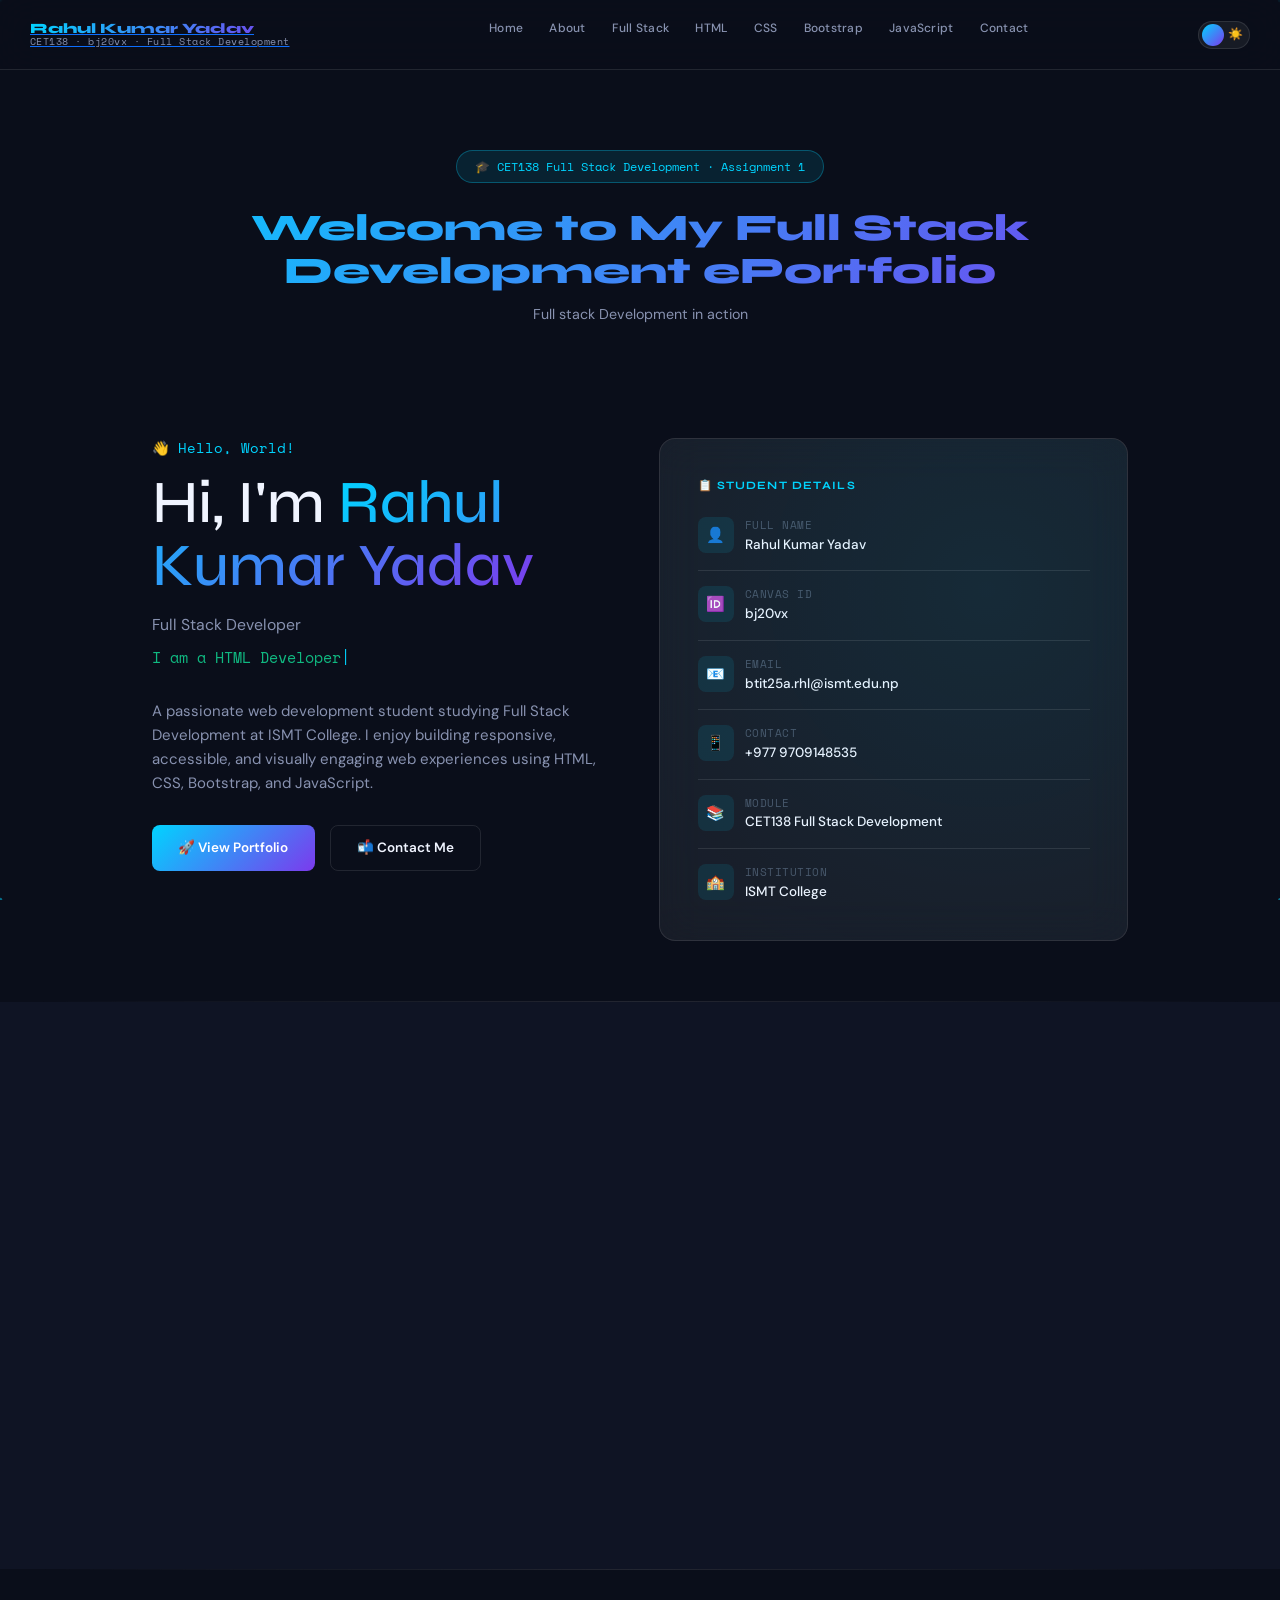
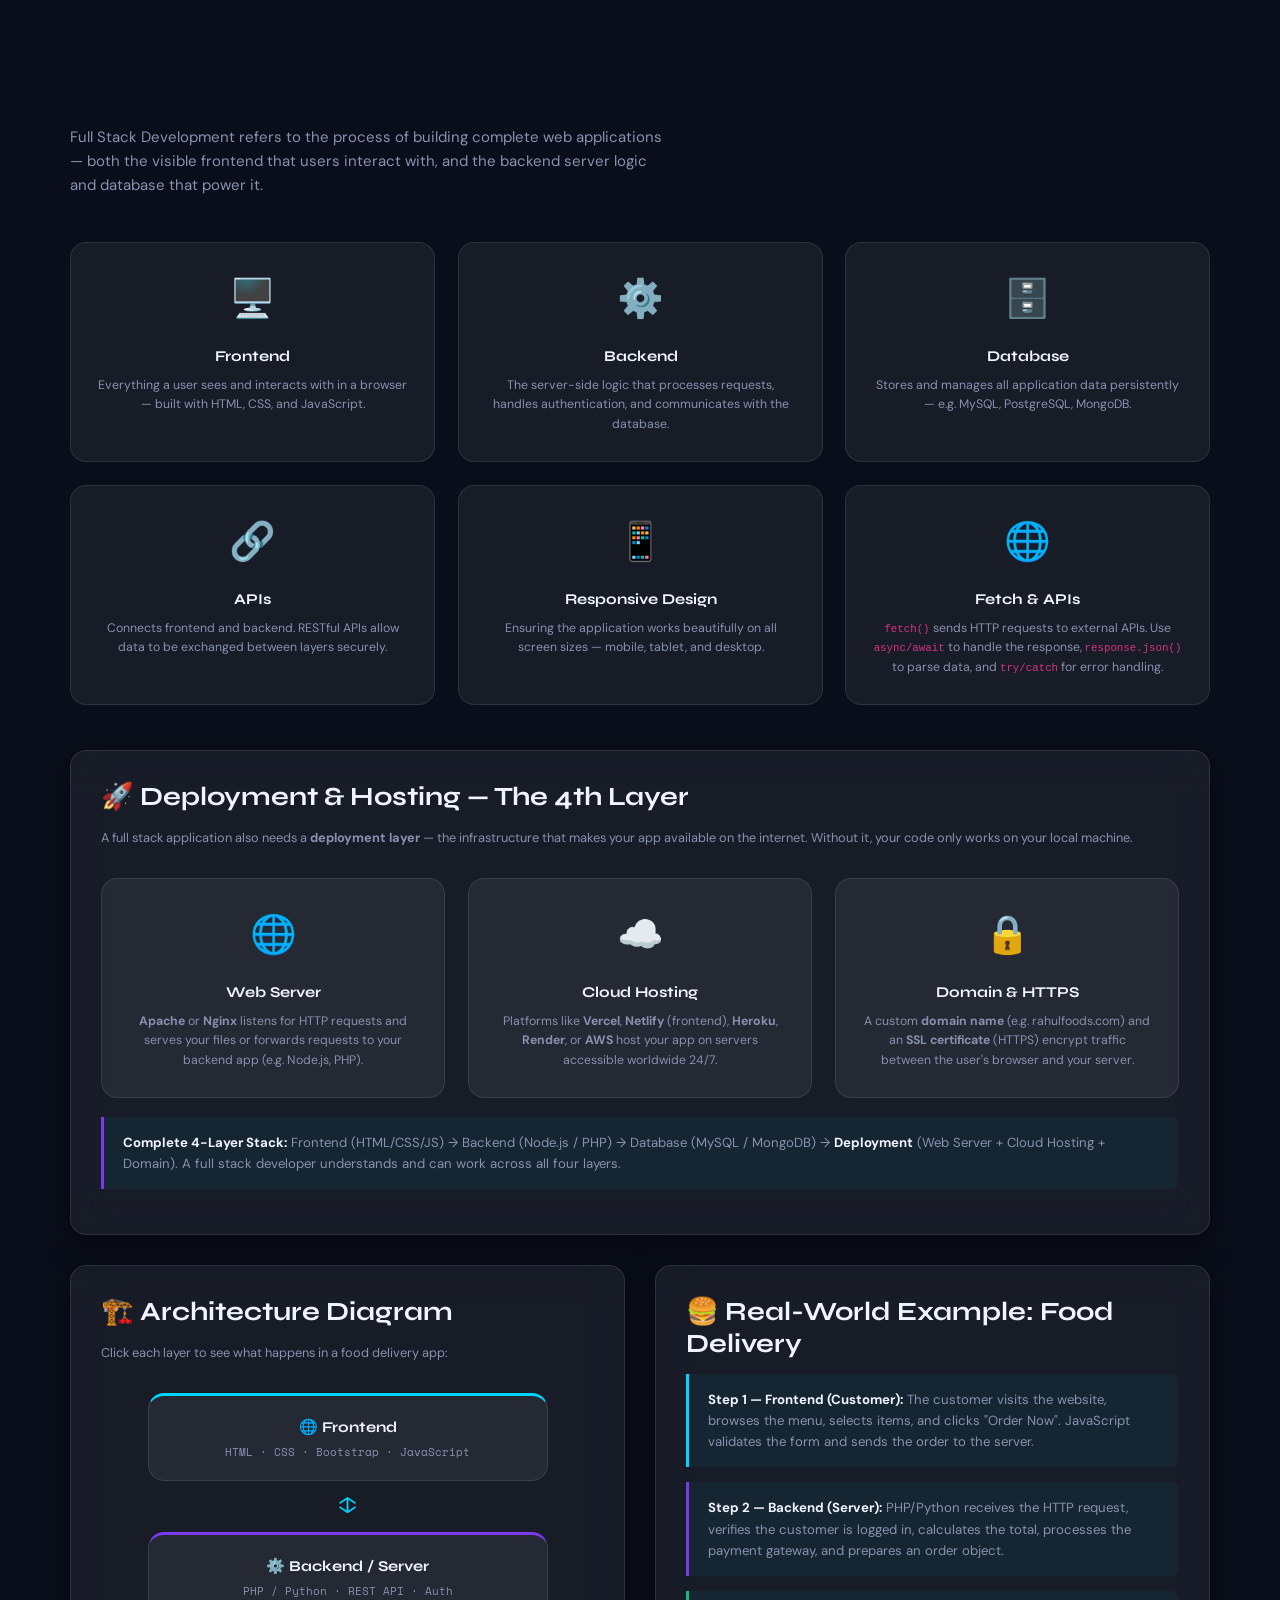
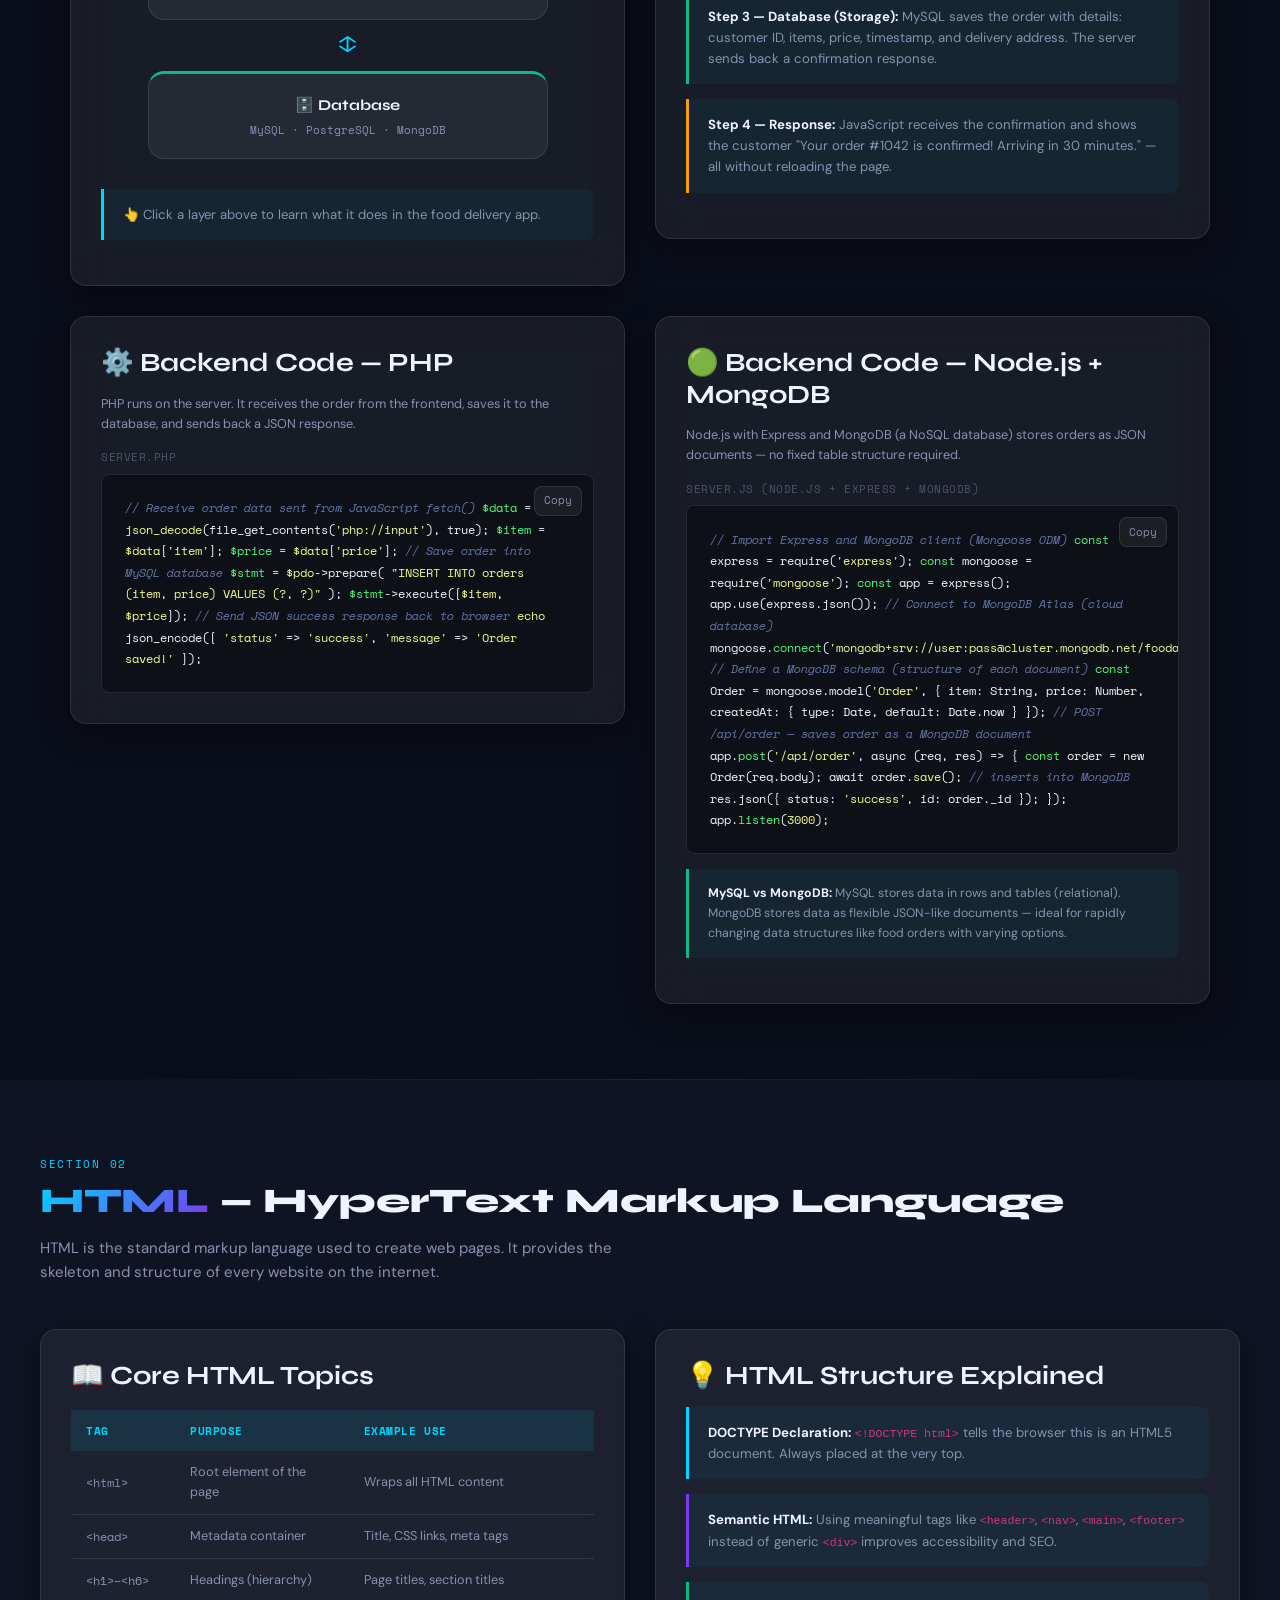
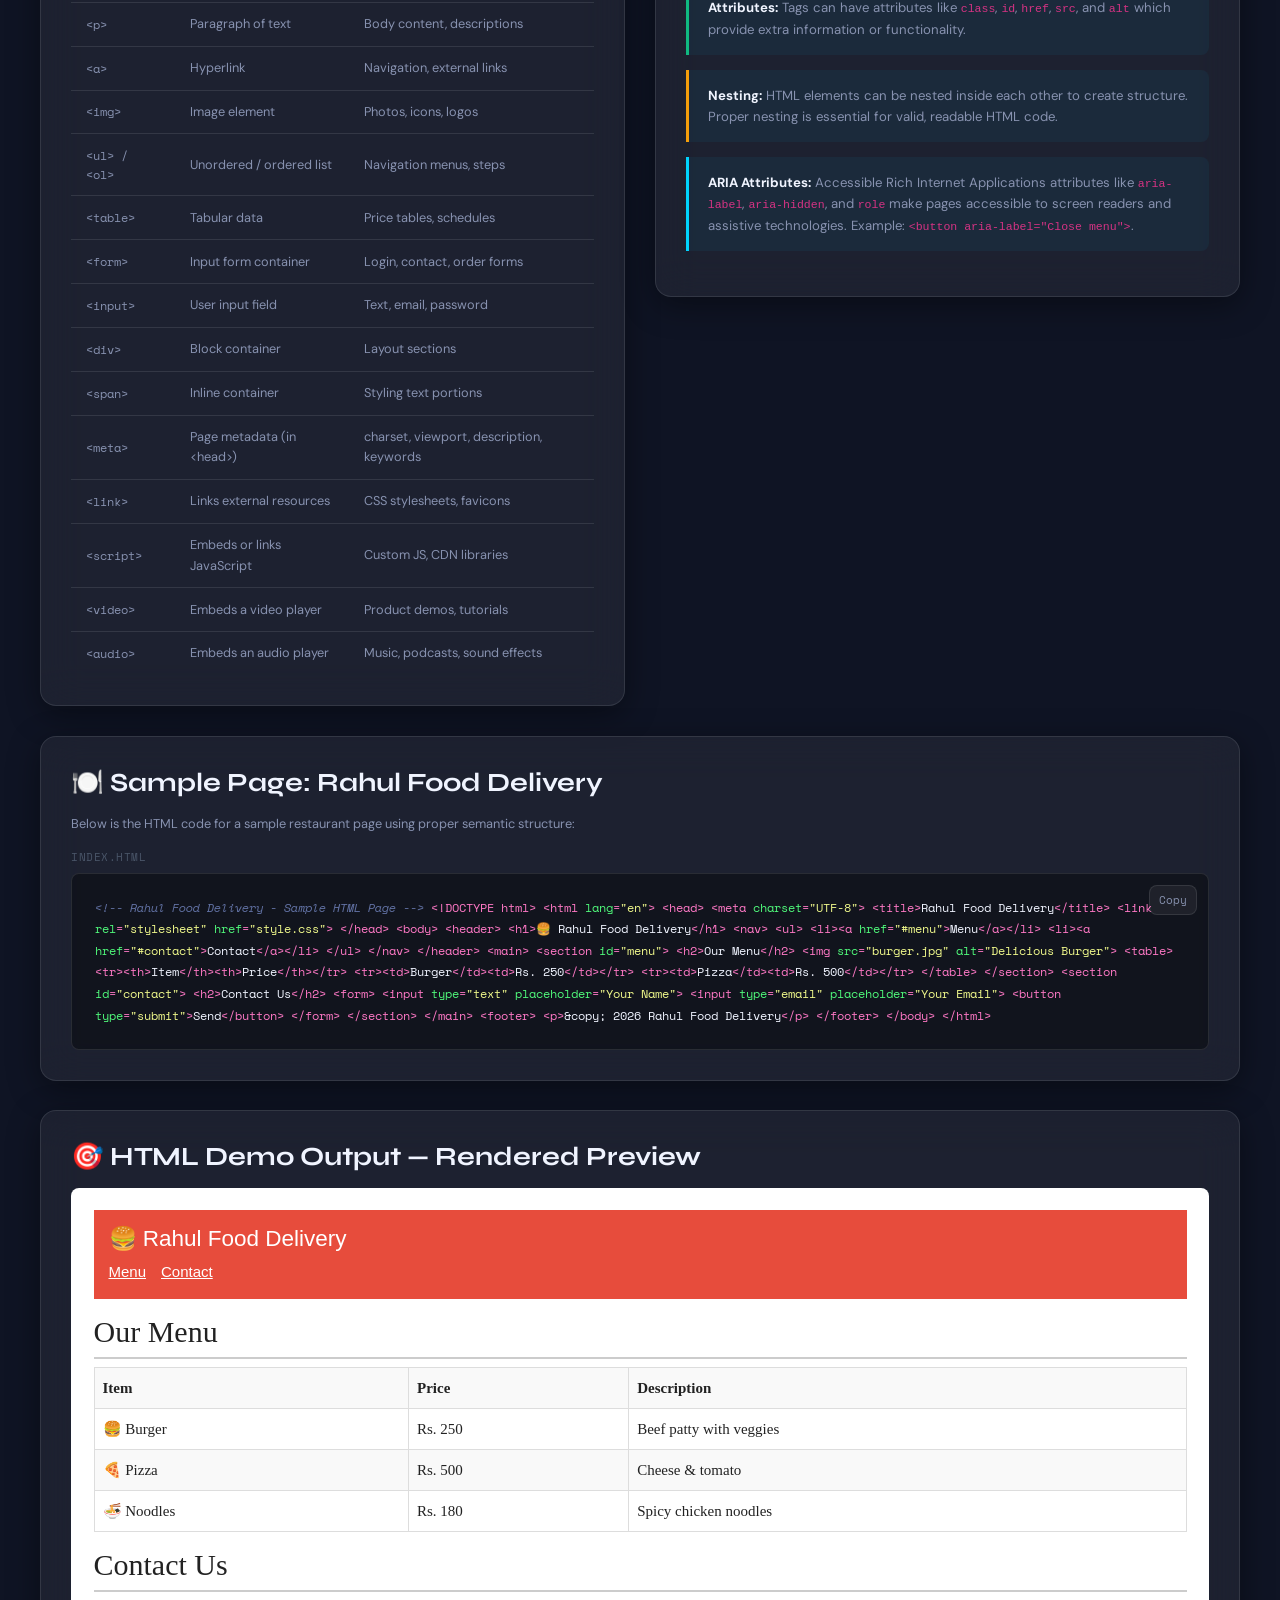
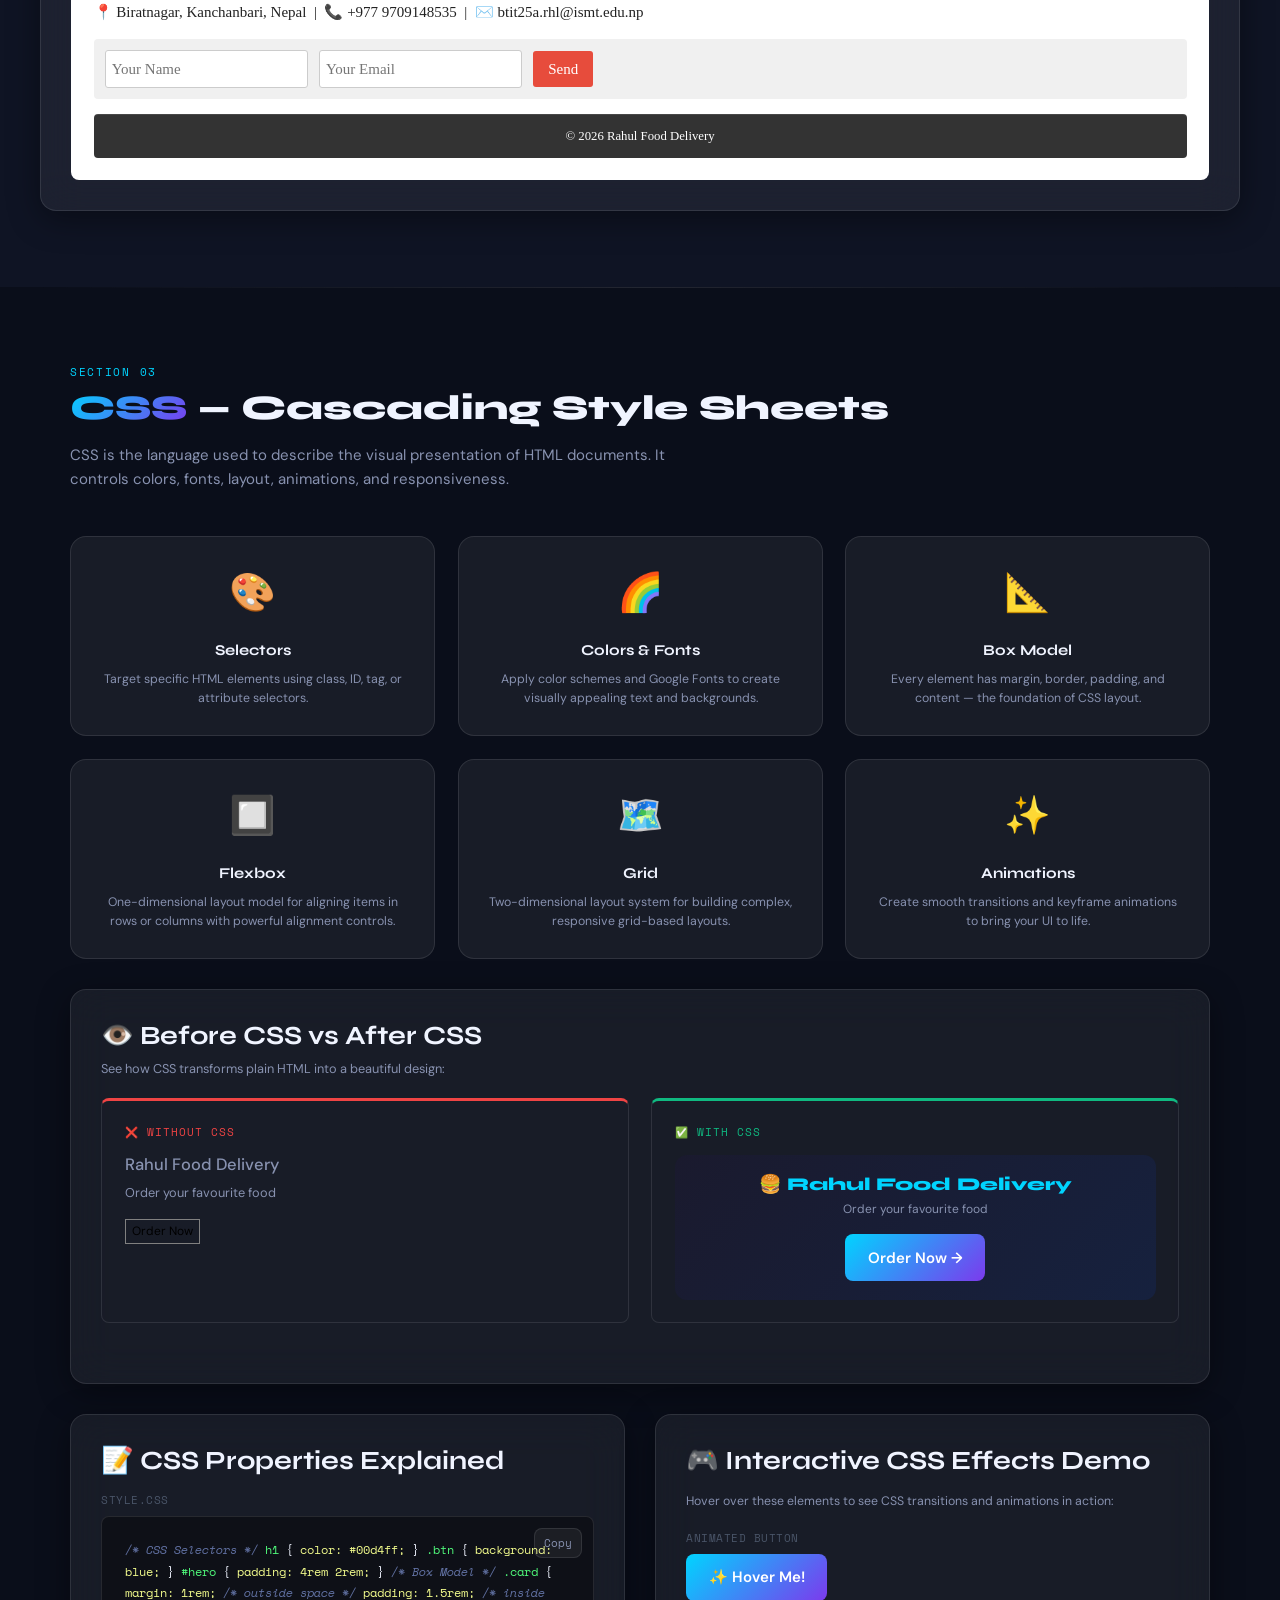
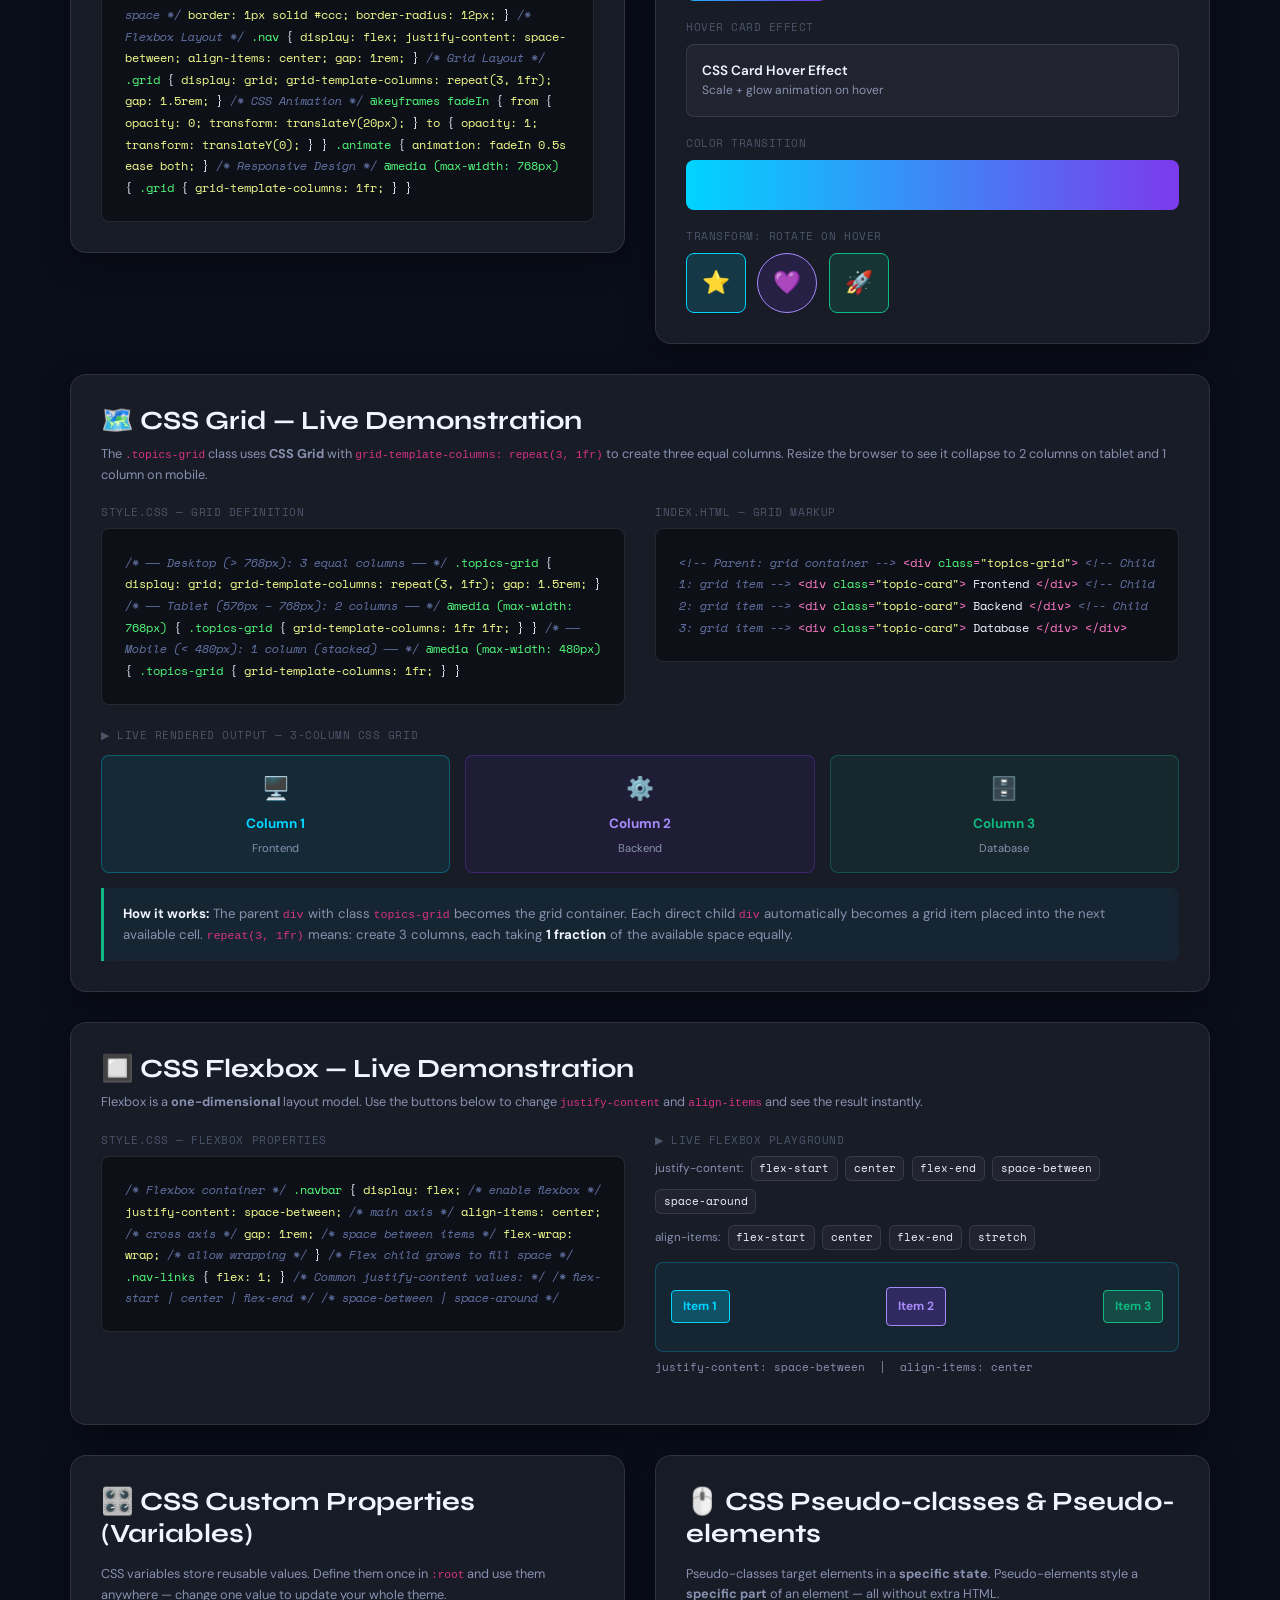
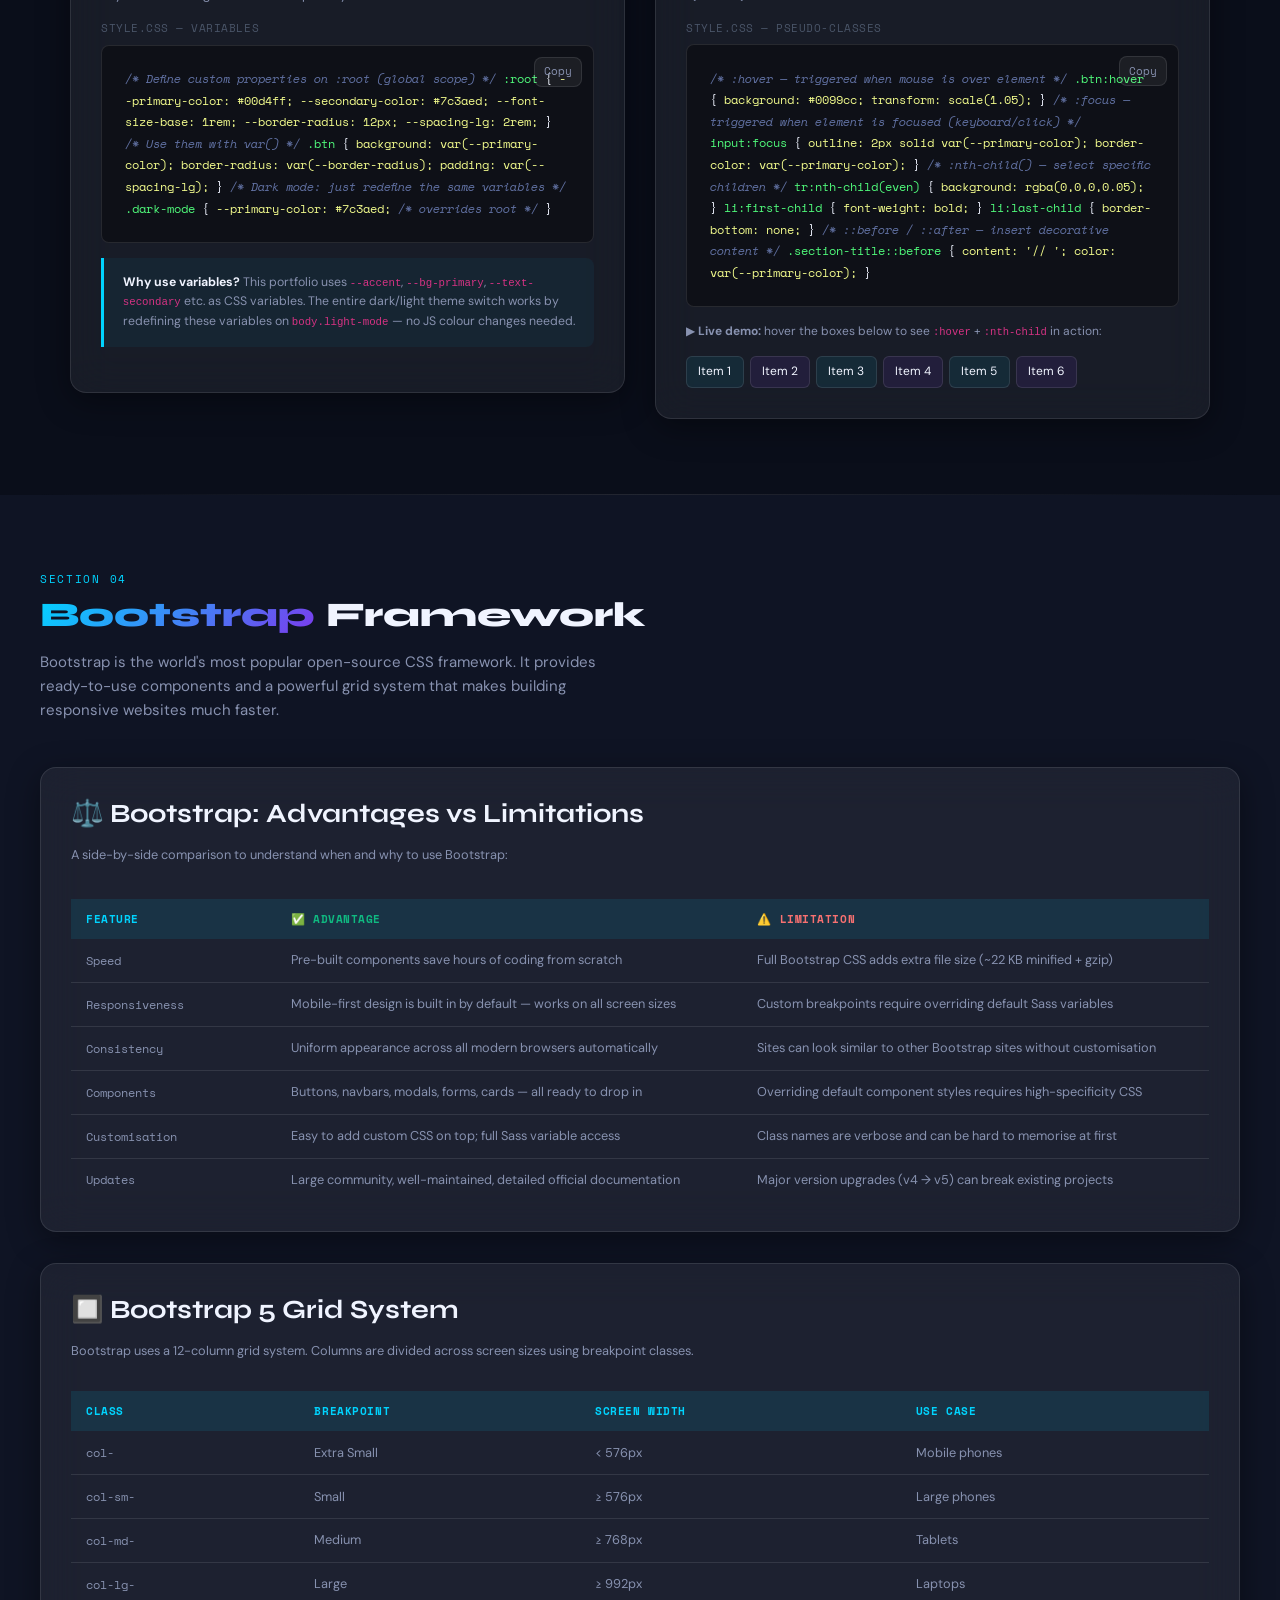
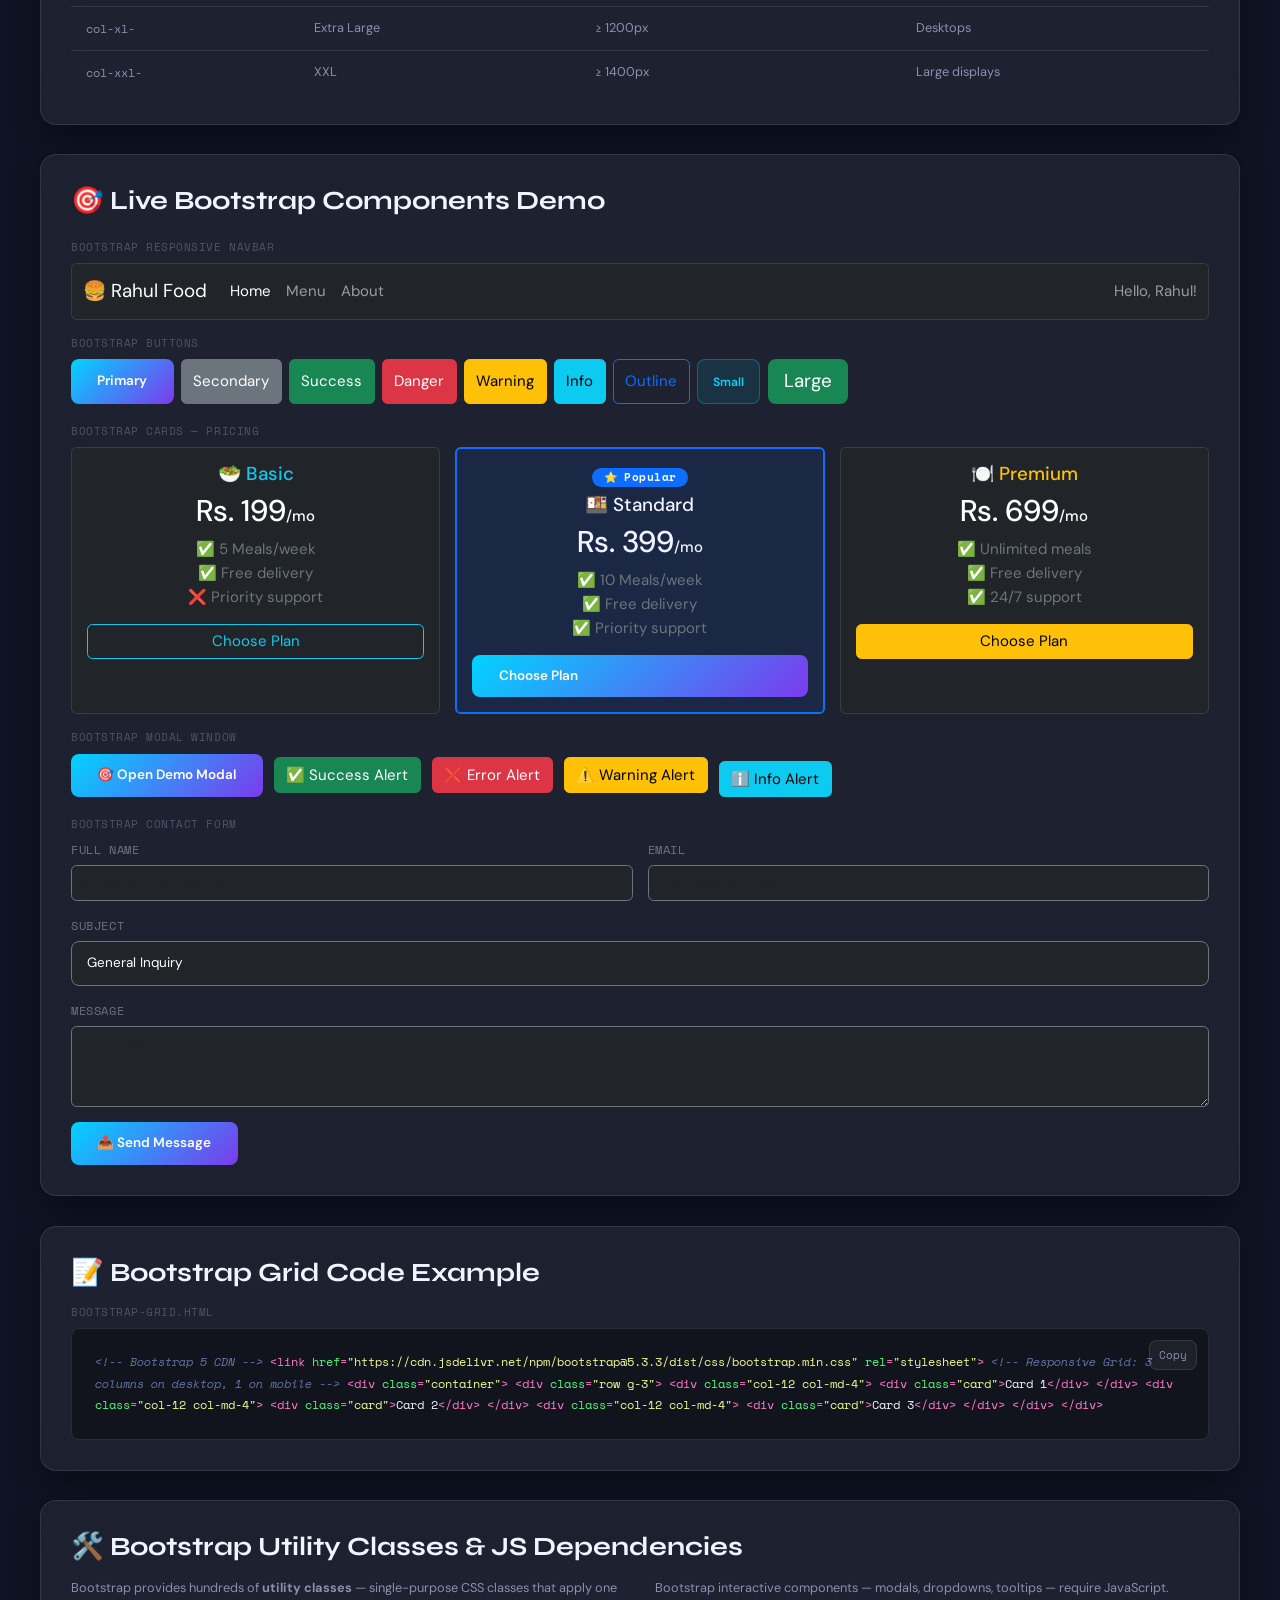
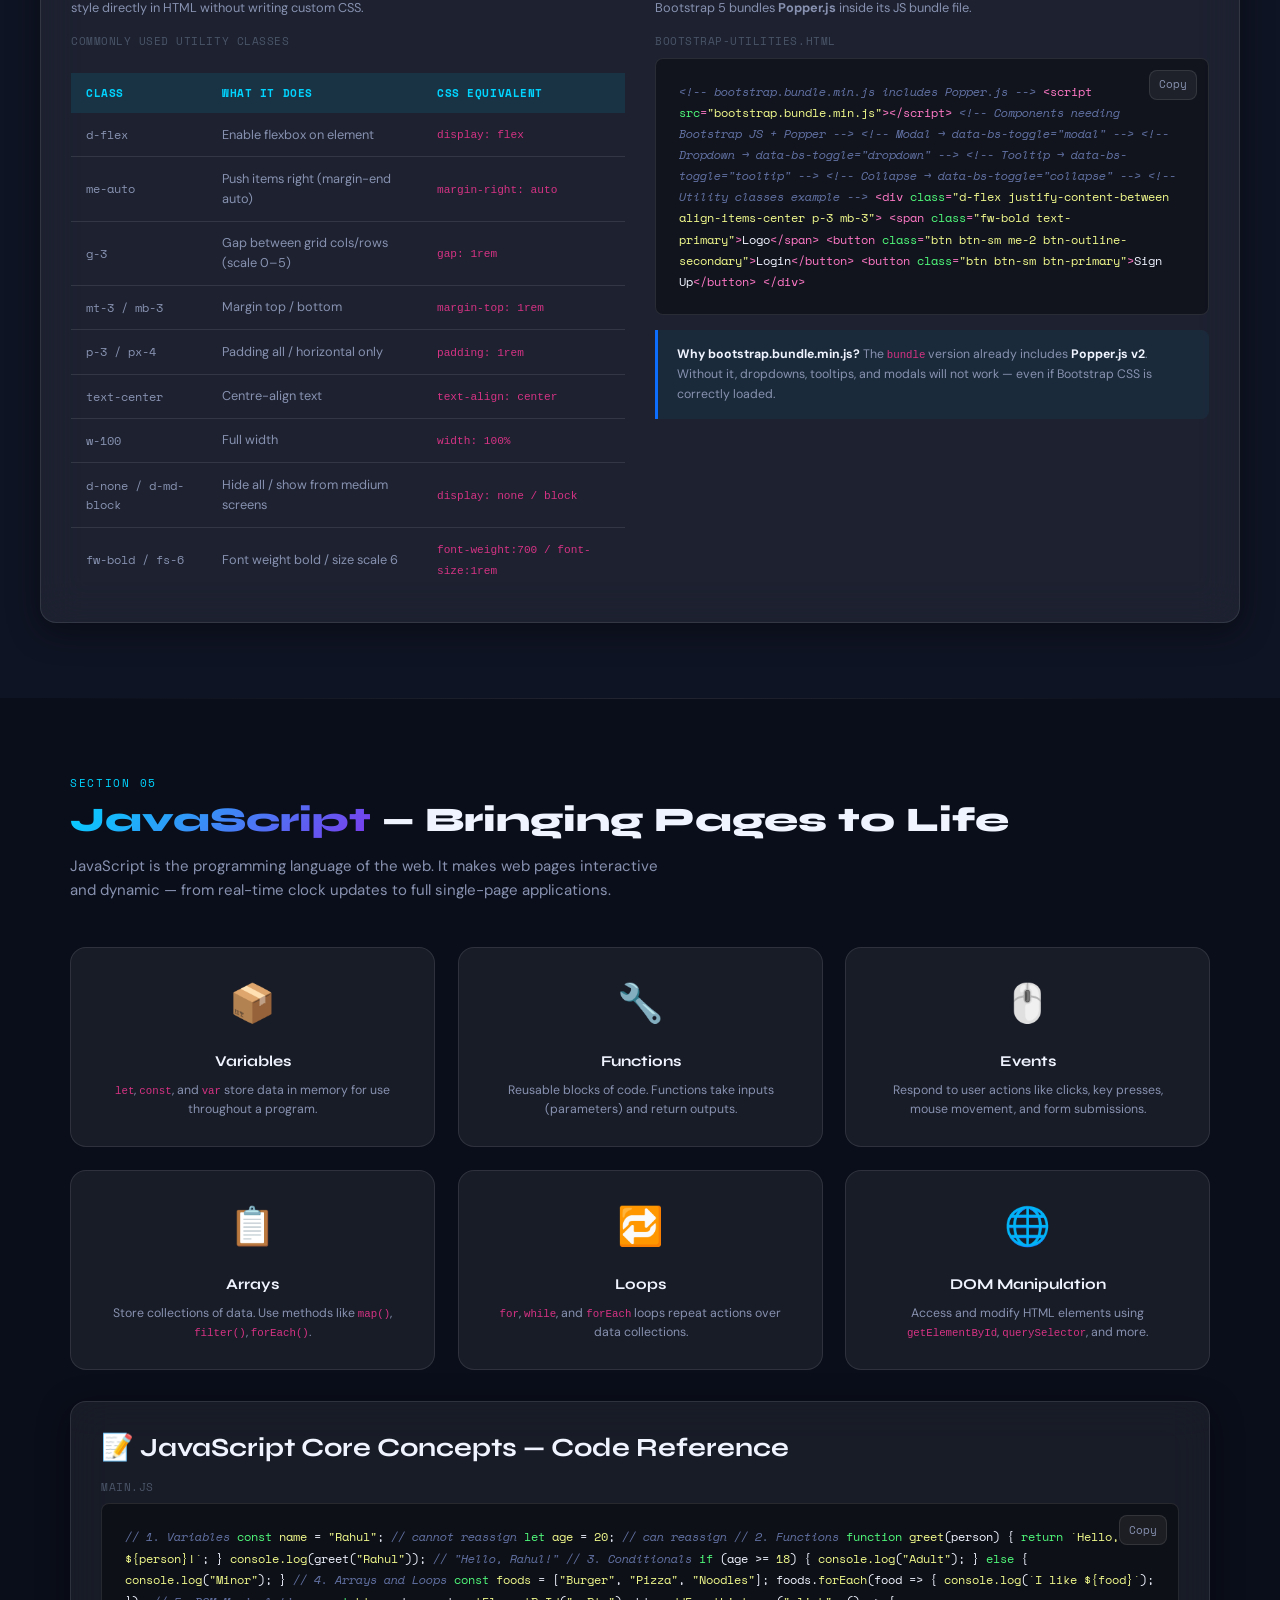
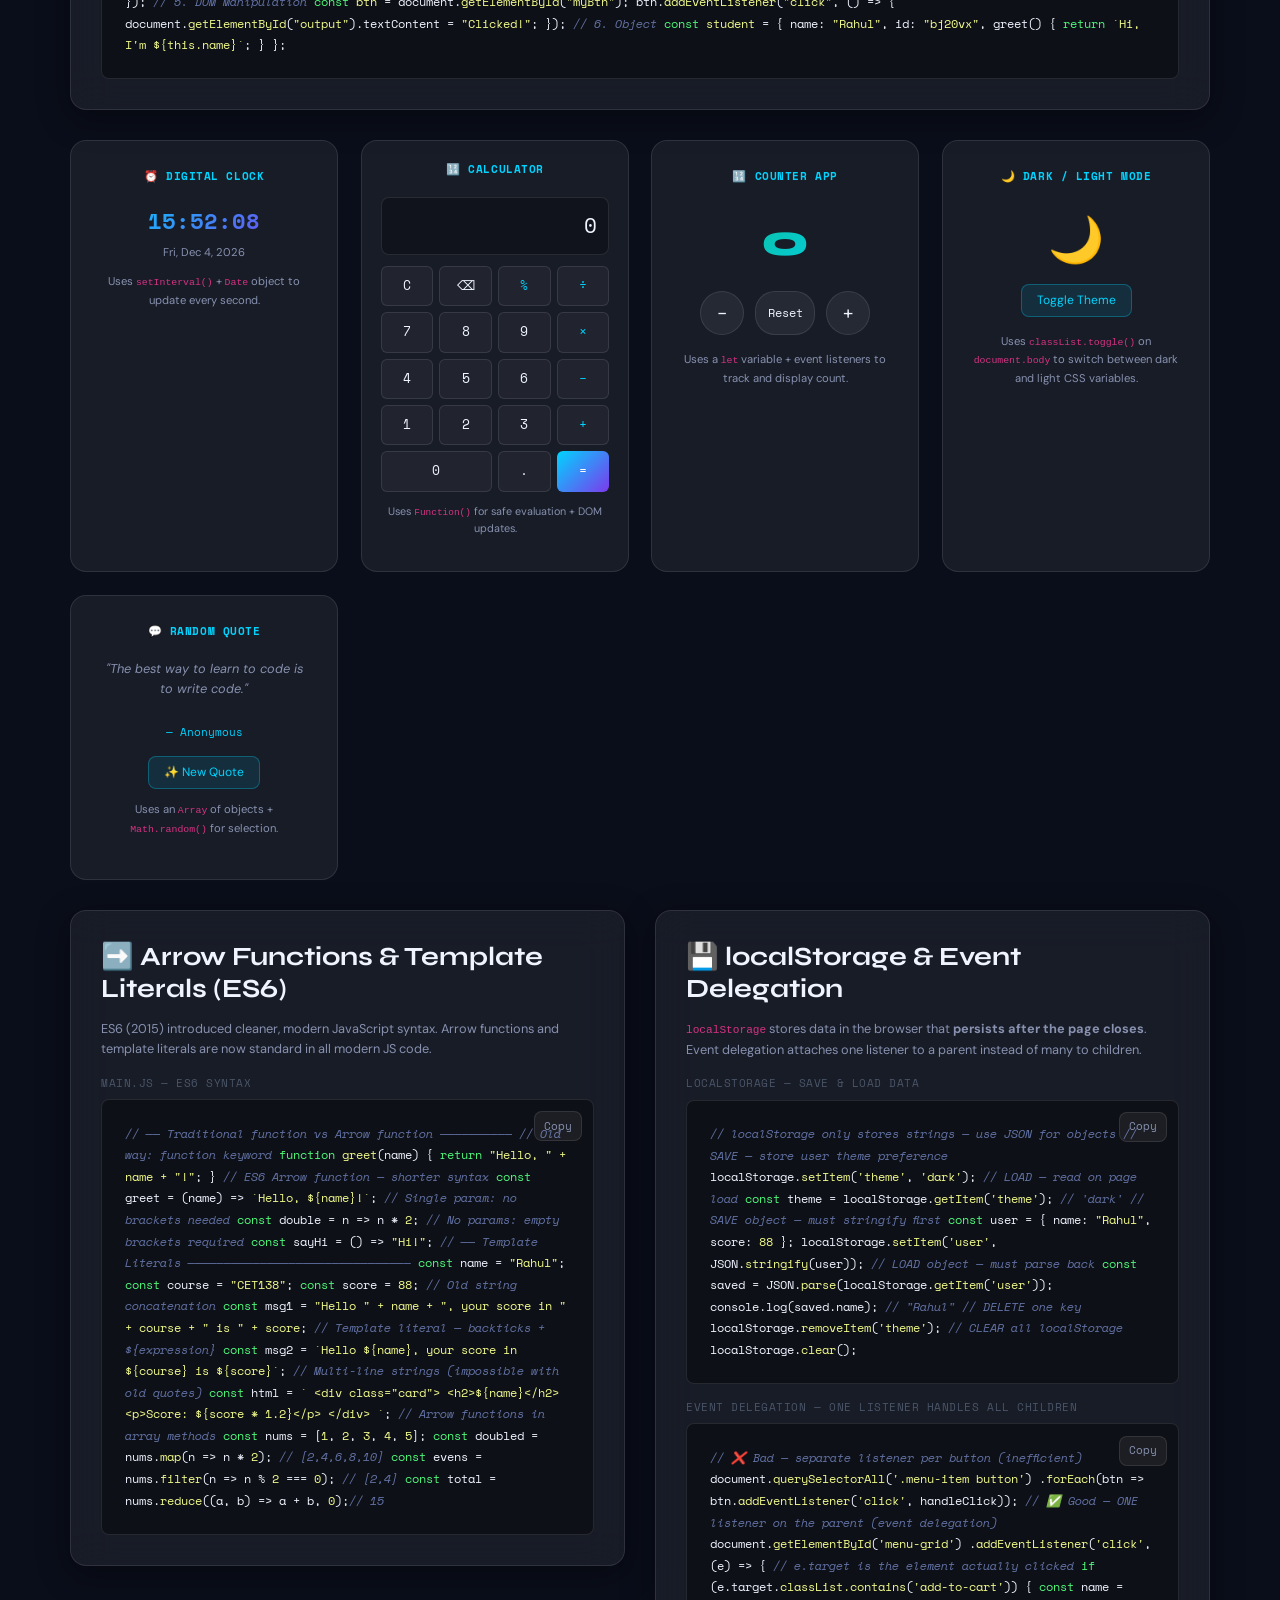
<file: index.html>
<!DOCTYPE html>
<html lang="en">
<head>
  <meta charset="UTF-8" />
  <meta name="viewport" content="width=device-width, initial-scale=1.0" />
  <meta name="description" content="Full Stack Development ePortfolio by Rahul Kumar Yadav - CET138 Assignment 1" />
  <meta name="keywords" content="Full Stack Development, HTML, CSS, Bootstrap, JavaScript, ePortfolio" />
  <meta name="author" content="Rahul Kumar Yadav" />
  <title>Full Stack Development | Rahul Kumar Yadav</title>

  <!-- Bootstrap 5 CDN -->
  <link href="https://cdn.jsdelivr.net/npm/bootstrap@5.3.3/dist/css/bootstrap.min.css" rel="stylesheet" />
  <!-- Google Fonts -->
  <link href="https://fonts.googleapis.com/css2?family=Space+Mono:wght@400;700&family=Syne:wght@400;600;700;800&family=DM+Sans:ital,wght@0,300;0,400;0,500;0,600;1,400&display=swap" rel="stylesheet" />
  <!-- Custom CSS -->
  <link rel="stylesheet" href="style.css" />
</head>
<body>



<!-- ─── Scroll Progress ─────────────────────────────────────── -->
<div id="scroll-progress" style="position:fixed;top:0;left:0;height:3px;background:linear-gradient(90deg,#00d4ff,#7c3aed);z-index:9998;width:0%;transition:width 0.1s;"></div>

<!-- ─── Loading Screen ──────────────────────────────────────── -->
<div id="loading-screen">
  <div class="loader-logo">Full stack Development</div>
  <div class="loader-bar-wrap"><div class="loader-bar" id="loader-bar"></div></div>

  <div class="loader-pct" id="loader-pct">0%</div>
</div>

<!-- ─── Particles ───────────────────────────────────────────── -->
<canvas id="particles-canvas"></canvas>

<!-- ─── Navigation ──────────────────────────────────────────── -->
<nav id="navbar" role="navigation" aria-label="Main navigation">
  <a href="#home" class="nav-logo" aria-label="Home">
    <span class="nav-logo-name">Rahul Kumar Yadav</span>
    <span class="nav-logo-sub">CET138 · bj20vx · Full Stack Development </span>
  </a>

  <ul class="nav-links" role="list">
    <li><a href="#home">Home</a></li>
    <li><a href="#about">About</a></li>

    <li><a href="#fsd">Full Stack</a></li>
    <li><a href="#html-section">HTML</a></li>
    <li><a href="#css-section">CSS</a></li>
    <li><a href="#bootstrap-section">Bootstrap</a></li>
    <li><a href="#js-section">JavaScript</a></li>
    <li><a href="#contact">Contact</a></li>
  </ul>

  <div class="nav-right">
    <button id="theme-toggle" onclick="toggleTheme()" aria-label="Toggle dark/light mode">
      <span id="theme-toggle-icon">☀️</span>
    </button>
    <button id="hamburger" onclick="toggleMobileNav()" aria-label="Toggle mobile menu" aria-expanded="false">
      <span></span><span></span><span></span>
    </button>
  </div>
</nav>

<!-- Mobile Nav -->
<div id="mobile-nav" role="navigation" aria-label="Mobile navigation">
  <a href="#home" onclick="closeMobileNav()">🏠 Home</a>
  <a href="#about" onclick="closeMobileNav()">👤 About</a>
  <a href="#fsd" onclick="closeMobileNav()">🌐 Full Stack Development</a>

  <a href="#html-section" onclick="closeMobileNav()">🔤 HTML</a>
  <a href="#css-section" onclick="closeMobileNav()">🎨 CSS</a>
  <a href="#bootstrap-section" onclick="closeMobileNav()">📦 Bootstrap</a>
  <a href="#js-section" onclick="closeMobileNav()">⚡ JavaScript</a>
  <a href="#contact" onclick="closeMobileNav()">📬 Contact</a>
</div>

<!-- ─── Welcome Banner ──────────────────────────────────────── -->
<div id="welcome-banner" role="banner">
  <span class="welcome-badge">🎓 CET138 Full Stack Development · Assignment 1</span>
  <h1 class="welcome-title">Welcome to My Full Stack<br>Development ePortfolio</h1>
  <p class="welcome-sub">Full stack Development in action</p>

</div>


<!-- ─── HERO ────────────────────────────────────────────────── -->
<section id="home" aria-label="Hero section" style="padding-top:4rem;">
  <div id="hero" style="padding-top:0.5rem;min-height:auto;">
    <div class="hero-inner" style="align-items:start;gap:2.5rem;"> 
      <!-- Left -->
      <div class="hero-left">
        <p class="hero-greeting">👋 Hello, World!</p>
        <h2 class="hero-name">Hi, I'm <span>Rahul<br>Kumar Yadav</span></h2>
        <p class="hero-role"> Full Stack Developer</p>

        
        <div class="typing-wrap">I am a <span id="typing-text"></span></div>
        <p class="hero-desc">
          A passionate web development student studying Full Stack Development at ISMT College. 
          I enjoy building responsive, accessible, and visually engaging web experiences using 
          HTML, CSS, Bootstrap, and JavaScript.
        </p>
        <div class="hero-btns">
          <a href="#fsd" class="btn-primary">🚀 View Portfolio</a>
          <a href="#contact" class="btn-outline">📬 Contact Me</a>
        </div>
      </div>
      <!-- Right: Student Card -->
      <div class="hero-card" role="complementary" aria-label="Student details">
        <div class="hero-card-title">📋 Student Details</div>
        <div class="hero-card-detail">
          <div class="detail-icon">👤</div>
          <div><div class="detail-label">Full Name</div><div class="detail-value">Rahul Kumar Yadav</div></div>
        </div>
        <div class="hero-card-detail">
          <div class="detail-icon">🆔</div>
          <div><div class="detail-label">Canvas ID</div><div class="detail-value">bj20vx</div></div>
        </div>
        <div class="hero-card-detail">
          <div class="detail-icon">📧</div>
          <div><div class="detail-label">Email</div><div class="detail-value">btit25a.rhl@ismt.edu.np</div></div>
        </div>
        <div class="hero-card-detail">
          <div class="detail-icon">📱</div>
          <div><div class="detail-label">Contact</div><div class="detail-value">+977 9709148535</div></div>
        </div>
        <div class="hero-card-detail">
          <div class="detail-icon">📚</div>
          <div><div class="detail-label">Module</div><div class="detail-value">CET138 Full Stack Development</div></div>
        </div>
        <div class="hero-card-detail">
          <div class="detail-icon">🏫</div>
          <div><div class="detail-label">Institution</div><div class="detail-value">ISMT College</div></div>
        </div>
      </div>
    </div>
  </div>
</section>

<div class="section-divider"></div>

<!-- ─── ABOUT ───────────────────────────────────────────────── -->
<section id="about" class="section-full" aria-label="About me">
  <div class="section-inner">
    <span class="section-label reveal">01 · About Me</span>
    <h2 class="section-title reveal">Who Am <span>I?</span></h2>
    <div class="about-grid">
      <div class="about-text reveal">
        <p>I am <strong>Rahul Kumar Yadav</strong>, a dedicated and enthusiastic technology student currently studying Full Stack Development at ISMT College. I have a deep passion for web development and I am committed to learning the skills needed to build modern, functional, and beautiful web applications.</p>
        <p>My journey in web development started with an interest in how websites are built and how they work behind the scenes. I enjoy every aspect of the process — from writing clean semantic HTML, styling with CSS, using Bootstrap for responsive layouts, to adding interactivity with JavaScript.</p>
        <p>My career goal is to become a professional Full Stack Developer, working on both the frontend and backend of web applications. I am always eager to learn new technologies and improve my coding skills every day.</p>
        <div style="display:flex;gap:0.75rem;flex-wrap:wrap;margin-top:1.5rem;">
          <span class="badge badge-blue">HTML5</span>
          <span class="badge badge-purple">CSS3</span>
          <span class="badge badge-green">Bootstrap 5</span>
          <span class="badge badge-yellow">JavaScript</span>
          <span class="badge badge-blue">Responsive Design</span>
        </div>
      </div>
      <div class="about-stats reveal">
        <div class="stat-box glass-card">
          <div class="stat-num">5</div>
          <div class="stat-label">Topics Covered</div>
        </div>
        <div class="stat-box glass-card">
          <div class="stat-num">5+</div>
          <div class="stat-label">Live Demos</div>
        </div>
        <div class="stat-box glass-card">
          <div class="stat-num">1</div>
          <div class="stat-label">Mini Project</div>
        </div>
        <div class="stat-box glass-card">
          <div class="stat-num">100%</div>
          <div class="stat-label">Dedication</div>
        </div>
      </div>
    </div>
  </div>
</section>

<div class="section-divider"></div>

<!-- ════════════════════════════════════════════════════════════
     SECTION 1 · FULL STACK DEVELOPMENT
     ════════════════════════════════════════════════════════════ -->
<section id="fsd" class="section" aria-label="Full Stack Development">
  <span class="section-label reveal">Section 01</span>
  <h2 class="section-title reveal">What Is Full Stack <span>Development?</span></h2>
  <p class="section-desc reveal">Full Stack Development refers to the process of building complete web applications — both the visible frontend that users interact with, and the backend server logic and database that power it.</p>

  <!-- Definition cards -->
<div class="topics-grid reveal">

  <div class="topic-card">
    <span class="topic-icon">🖥️</span>
    <div class="topic-name">Frontend</div>
    <div class="topic-desc">
      Everything a user sees and interacts with in a browser — built with HTML, CSS, and JavaScript.
    </div>
  </div>

  <div class="topic-card">
    <span class="topic-icon">⚙️</span>
    <div class="topic-name">Backend</div>
    <div class="topic-desc">
      The server-side logic that processes requests, handles authentication, and communicates with the database.
    </div>
  </div>

  <div class="topic-card">
    <span class="topic-icon">🗄️</span>
    <div class="topic-name">Database</div>
    <div class="topic-desc">
      Stores and manages all application data persistently — e.g. MySQL, PostgreSQL, MongoDB.
    </div>
  </div>

  <div class="topic-card">
    <span class="topic-icon">🔗</span>
    <div class="topic-name">APIs</div>
    <div class="topic-desc">
      Connects frontend and backend. RESTful APIs allow data to be exchanged between layers securely.
    </div>
  </div>

  <div class="topic-card">
    <span class="topic-icon">📱</span>
    <div class="topic-name">Responsive Design</div>
    <div class="topic-desc">
      Ensuring the application works beautifully on all screen sizes — mobile, tablet, and desktop.
    </div>
  </div>

  <div class="topic-card">
    <span class="topic-icon">🌐</span>
    <div class="topic-name">Fetch & APIs</div>
    <div class="topic-desc">
      <code>fetch()</code> sends HTTP requests to external APIs.
      Use <code>async/await</code> to handle the response,
      <code>response.json()</code> to parse data, and
      <code>try/catch</code> for error handling.
    </div>
  </div>

</div>

  <!-- Deployment Layer Card -->
  <div class="glass-card reveal" style="margin-bottom:2rem;">
    <h3 style="font-family:var(--font-display);font-weight:700;margin-bottom:1rem;">🚀 Deployment &amp; Hosting — The 4th Layer</h3>
    <p style="color:var(--text-secondary);font-size:0.85rem;margin-bottom:1.25rem;">A full stack application also needs a <strong>deployment layer</strong> — the infrastructure that makes your app available on the internet. Without it, your code only works on your local machine.</p>
    <div class="topics-grid" style="grid-template-columns:repeat(3,1fr);margin-bottom:1.25rem;">
      <div class="topic-card">
        <span class="topic-icon">🌐</span>
        <div class="topic-name">Web Server</div>
        <div class="topic-desc"><strong>Apache</strong> or <strong>Nginx</strong> listens for HTTP requests and serves your files or forwards requests to your backend app (e.g. Node.js, PHP).</div>
      </div>
      <div class="topic-card">
        <span class="topic-icon">☁️</span>
        <div class="topic-name">Cloud Hosting</div>
        <div class="topic-desc">Platforms like <strong>Vercel</strong>, <strong>Netlify</strong> (frontend), <strong>Heroku</strong>, <strong>Render</strong>, or <strong>AWS</strong> host your app on servers accessible worldwide 24/7.</div>
      </div>
      <div class="topic-card">
        <span class="topic-icon">🔒</span>
        <div class="topic-name">Domain &amp; HTTPS</div>
        <div class="topic-desc">A custom <strong>domain name</strong> (e.g. rahulfoods.com) and an <strong>SSL certificate</strong> (HTTPS) encrypt traffic between the user's browser and your server.</div>
      </div>
    </div>
    <div class="info-box" style="border-color:#7c3aed;">
      <strong>Complete 4-Layer Stack:</strong> Frontend (HTML/CSS/JS) → Backend (Node.js / PHP) → Database (MySQL / MongoDB) → <strong>Deployment</strong> (Web Server + Cloud Hosting + Domain). A full stack developer understands and can work across all four layers.
    </div>
  </div>

  <!-- Architecture Diagram -->
  <div class="two-col" style="gap:2rem;align-items:start;">
    <div class="glass-card reveal">
      <h3 style="font-family:var(--font-display);font-weight:700;margin-bottom:1rem;">🏗️ Architecture Diagram</h3>
      <p style="color:var(--text-secondary);font-size:0.85rem;margin-bottom:1.5rem;">Click each layer to see what happens in a food delivery app:</p>
      <div class="arch-diagram">
        <div class="arch-layer frontend" id="fsd-frontend" onclick="fsdStep('frontend')" style="cursor:pointer;">
          <div class="arch-layer-title">🌐 Frontend</div>
          <div class="arch-layer-tech">HTML · CSS · Bootstrap · JavaScript</div>
        </div>
        <div class="arch-arrow">↕</div>
        <div class="arch-layer backend" id="fsd-backend" onclick="fsdStep('backend')" style="cursor:pointer;">
          <div class="arch-layer-title">⚙️ Backend / Server</div>
          <div class="arch-layer-tech">PHP / Python · REST API · Auth</div>
        </div>
        <div class="arch-arrow">↕</div>
        <div class="arch-layer database" id="fsd-database" onclick="fsdStep('database')" style="cursor:pointer;">
          <div class="arch-layer-title">🗄️ Database</div>
          <div class="arch-layer-tech">MySQL · PostgreSQL · MongoDB</div>
        </div>
      </div>
      <div id="fsd-info" class="info-box" style="margin-top:1rem;">
        👆 Click a layer above to learn what it does in the food delivery app.
      </div>
    </div>

    <div class="glass-card reveal">
      <h3 style="font-family:var(--font-display);font-weight:700;margin-bottom:1rem;">🍔 Real-World Example: Food Delivery</h3>
      <div class="info-box" style="border-color:#00d4ff;">
        <strong>Step 1 — Frontend (Customer):</strong> The customer visits the website, browses the menu, selects items, and clicks "Order Now". JavaScript validates the form and sends the order to the server.
      </div>
      <div class="info-box" style="border-color:#7c3aed;">
        <strong>Step 2 — Backend (Server):</strong> PHP/Python receives the HTTP request, verifies the customer is logged in, calculates the total, processes the payment gateway, and prepares an order object.
      </div>
      <div class="info-box" style="border-color:#10b981;">
        <strong>Step 3 — Database (Storage):</strong> MySQL saves the order with details: customer ID, items, price, timestamp, and delivery address. The server sends back a confirmation response.
      </div>
      <div class="info-box" style="border-color:#f59e0b;">
        <strong>Step 4 — Response:</strong> JavaScript receives the confirmation and shows the customer "Your order #1042 is confirmed! Arriving in 30 minutes." — all without reloading the page.
      </div>
    </div>
  </div>

  <!-- Backend Code Example -->
  <div class="two-col reveal" style="margin-top:2rem;">
    <div class="glass-card">
      <h3 style="font-family:var(--font-display);font-weight:700;margin-bottom:1rem;">⚙️ Backend Code — PHP</h3>
      <p style="color:var(--text-secondary);font-size:0.85rem;margin-bottom:1rem;">PHP runs on the server. It receives the order from the frontend, saves it to the database, and sends back a JSON response.</p>
      <div class="code-label">server.php</div>
      <div class="code-block">
        <button class="copy-btn" onclick="copyCode(this)">Copy</button>
<span class="comment">// Receive order data sent from JavaScript fetch()</span>
<span class="attr">$data</span>  = <span class="val">json_decode</span>(file_get_contents(<span class="val">'php://input'</span>), true);
<span class="attr">$item</span>  = <span class="val">$data</span>[<span class="val">'item'</span>];
<span class="attr">$price</span> = <span class="val">$data</span>[<span class="val">'price'</span>];

<span class="comment">// Save order into MySQL database</span>
<span class="attr">$stmt</span> = <span class="val">$pdo</span>->prepare(
  <span class="val">"INSERT INTO orders (item, price) VALUES (?, ?)"</span>
);
<span class="attr">$stmt</span>->execute([<span class="val">$item</span>, <span class="val">$price</span>]);

<span class="comment">// Send JSON success response back to browser</span>
<span class="val">echo</span> json_encode([
  <span class="val">'status'</span>  => <span class="val">'success'</span>,
  <span class="val">'message'</span> => <span class="val">'Order saved!'</span>
]);
      </div>
    </div>

    <div class="glass-card">
      <h3 style="font-family:var(--font-display);font-weight:700;margin-bottom:1rem;">🟢 Backend Code — Node.js + MongoDB</h3>
      <p style="color:var(--text-secondary);font-size:0.85rem;margin-bottom:1rem;">Node.js with Express and MongoDB (a NoSQL database) stores orders as JSON documents — no fixed table structure required.</p>
      <div class="code-label">server.js (Node.js + Express + MongoDB)</div>
      <div class="code-block">
        <button class="copy-btn" onclick="copyCode(this)">Copy</button>
<span class="comment">// Import Express and MongoDB client (Mongoose ODM)</span>
<span class="attr">const</span> express  = require(<span class="val">'express'</span>);
<span class="attr">const</span> mongoose = require(<span class="val">'mongoose'</span>);
<span class="attr">const</span> app      = express();
app.use(express.json());

<span class="comment">// Connect to MongoDB Atlas (cloud database)</span>
mongoose.<span class="attr">connect</span>(<span class="val">'mongodb+srv://user:pass@cluster.mongodb.net/foodapp'</span>);

<span class="comment">// Define a MongoDB schema (structure of each document)</span>
<span class="attr">const</span> Order = mongoose.model(<span class="val">'Order'</span>, {
  item:      String,
  price:     Number,
  createdAt: { type: Date, default: Date.now }
});

<span class="comment">// POST /api/order — saves order as a MongoDB document</span>
app.<span class="attr">post</span>(<span class="val">'/api/order'</span>, async (req, res) => {
  <span class="attr">const</span> order = new Order(req.body);
  await order.<span class="val">save</span>();          <span class="comment">// inserts into MongoDB</span>
  res.json({ status: <span class="val">'success'</span>, id: order._id });
});

app.<span class="attr">listen</span>(<span class="val">3000</span>);
      </div>
      <div class="info-box" style="border-color:#10b981;margin-top:1rem;font-size:0.82rem;">
        <strong>MySQL vs MongoDB:</strong> MySQL stores data in rows and tables (relational). MongoDB stores data as flexible JSON-like documents — ideal for rapidly changing data structures like food orders with varying options.
      </div>
    </div>
  </div>

</section>

<div class="section-divider"></div>

<!-- ════════════════════════════════════════════════════════════
     SECTION 2 · HTML
     ════════════════════════════════════════════════════════════ -->
<section id="html-section" class="section-full" aria-label="HTML Section">
  <div class="section-inner">
    <span class="section-label reveal">Section 02</span>
    <h2 class="section-title reveal"><span>HTML</span> — HyperText Markup Language</h2>
    <p class="section-desc reveal">HTML is the standard markup language used to create web pages. It provides the skeleton and structure of every website on the internet.</p>

    <!-- HTML Topics -->
    <div class="two-col reveal" style="margin-bottom:2rem;">
      <div class="glass-card">
        <h3 style="font-family:var(--font-display);font-weight:700;margin-bottom:1.25rem;">📖 Core HTML Topics</h3>
        <table class="tags-table" aria-label="HTML tags reference">
          <thead>
            <tr><th>Tag</th><th>Purpose</th><th>Example Use</th></tr>
          </thead>
          <tbody>
            <tr><td class="tag-name">&lt;html&gt;</td><td>Root element of the page</td><td>Wraps all HTML content</td></tr>
            <tr><td class="tag-name">&lt;head&gt;</td><td>Metadata container</td><td>Title, CSS links, meta tags</td></tr>
            <tr><td class="tag-name">&lt;h1&gt;–&lt;h6&gt;</td><td>Headings (hierarchy)</td><td>Page titles, section titles</td></tr>
            <tr><td class="tag-name">&lt;p&gt;</td><td>Paragraph of text</td><td>Body content, descriptions</td></tr>
            <tr><td class="tag-name">&lt;a&gt;</td><td>Hyperlink</td><td>Navigation, external links</td></tr>
            <tr><td class="tag-name">&lt;img&gt;</td><td>Image element</td><td>Photos, icons, logos</td></tr>
            <tr><td class="tag-name">&lt;ul&gt; / &lt;ol&gt;</td><td>Unordered / ordered list</td><td>Navigation menus, steps</td></tr>
            <tr><td class="tag-name">&lt;table&gt;</td><td>Tabular data</td><td>Price tables, schedules</td></tr>
            <tr><td class="tag-name">&lt;form&gt;</td><td>Input form container</td><td>Login, contact, order forms</td></tr>
            <tr><td class="tag-name">&lt;input&gt;</td><td>User input field</td><td>Text, email, password</td></tr>
            <tr><td class="tag-name">&lt;div&gt;</td><td>Block container</td><td>Layout sections</td></tr>
            <tr><td class="tag-name">&lt;span&gt;</td><td>Inline container</td><td>Styling text portions</td></tr>
            <tr><td class="tag-name">&lt;meta&gt;</td><td>Page metadata (in &lt;head&gt;)</td><td>charset, viewport, description, keywords</td></tr>
            <tr><td class="tag-name">&lt;link&gt;</td><td>Links external resources</td><td>CSS stylesheets, favicons</td></tr>
            <tr><td class="tag-name">&lt;script&gt;</td><td>Embeds or links JavaScript</td><td>Custom JS, CDN libraries</td></tr>
            <tr><td class="tag-name">&lt;video&gt;</td><td>Embeds a video player</td><td>Product demos, tutorials</td></tr>
            <tr><td class="tag-name">&lt;audio&gt;</td><td>Embeds an audio player</td><td>Music, podcasts, sound effects</td></tr>
          </tbody>
        </table>
      </div>

      <div class="glass-card">
        <h3 style="font-family:var(--font-display);font-weight:700;margin-bottom:1rem;">💡 HTML Structure Explained</h3>
        <div class="info-box">
          <strong>DOCTYPE Declaration:</strong> <code>&lt;!DOCTYPE html&gt;</code> tells the browser this is an HTML5 document. Always placed at the very top.
        </div>
        <div class="info-box" style="border-color:#7c3aed;">
          <strong>Semantic HTML:</strong> Using meaningful tags like <code>&lt;header&gt;</code>, <code>&lt;nav&gt;</code>, <code>&lt;main&gt;</code>, <code>&lt;footer&gt;</code> instead of generic <code>&lt;div&gt;</code> improves accessibility and SEO.
        </div>
        <div class="info-box" style="border-color:#10b981;">
          <strong>Attributes:</strong> Tags can have attributes like <code>class</code>, <code>id</code>, <code>href</code>, <code>src</code>, and <code>alt</code> which provide extra information or functionality.
        </div>
        <div class="info-box" style="border-color:#f59e0b;">
          <strong>Nesting:</strong> HTML elements can be nested inside each other to create structure. Proper nesting is essential for valid, readable HTML code.
        </div>
        <div class="info-box" style="border-color:#00d4ff;">
          <strong>ARIA Attributes:</strong> Accessible Rich Internet Applications attributes like <code>aria-label</code>, <code>aria-hidden</code>, and <code>role</code> make pages accessible to screen readers and assistive technologies. Example: <code>&lt;button aria-label="Close menu"&gt;</code>.
        </div>
      </div>
    </div>

    <!-- Code Snippet -->
    <div class="glass-card reveal" style="margin-bottom:2rem;">
      <h3 style="font-family:var(--font-display);font-weight:700;margin-bottom:1rem;">🍽️ Sample Page: Rahul Food Delivery</h3>
      <p style="color:var(--text-secondary);font-size:0.85rem;margin-bottom:1rem;">Below is the HTML code for a sample restaurant page using proper semantic structure:</p>
      <div class="code-label">index.html</div>
      <div class="code-block" role="code" aria-label="HTML sample code">
        <button class="copy-btn" onclick="copyCode(this)">Copy</button>
<span class="comment">&lt;!-- Rahul Food Delivery - Sample HTML Page --&gt;</span>
<span class="tag">&lt;!DOCTYPE html&gt;</span>
<span class="tag">&lt;html <span class="attr">lang</span>=<span class="val">"en"</span>&gt;</span>
<span class="tag">&lt;head&gt;</span>
  <span class="tag">&lt;meta <span class="attr">charset</span>=<span class="val">"UTF-8"</span>&gt;</span>
  <span class="tag">&lt;title&gt;</span>Rahul Food Delivery<span class="tag">&lt;/title&gt;</span>
  <span class="tag">&lt;link <span class="attr">rel</span>=<span class="val">"stylesheet"</span> <span class="attr">href</span>=<span class="val">"style.css"</span>&gt;</span>
<span class="tag">&lt;/head&gt;</span>
<span class="tag">&lt;body&gt;</span>

  <span class="tag">&lt;header&gt;</span>
    <span class="tag">&lt;h1&gt;</span>🍔 Rahul Food Delivery<span class="tag">&lt;/h1&gt;</span>
    <span class="tag">&lt;nav&gt;</span>
      <span class="tag">&lt;ul&gt;</span>
        <span class="tag">&lt;li&gt;&lt;a <span class="attr">href</span>=<span class="val">"#menu"</span>&gt;</span>Menu<span class="tag">&lt;/a&gt;&lt;/li&gt;</span>
        <span class="tag">&lt;li&gt;&lt;a <span class="attr">href</span>=<span class="val">"#contact"</span>&gt;</span>Contact<span class="tag">&lt;/a&gt;&lt;/li&gt;</span>
      <span class="tag">&lt;/ul&gt;</span>
    <span class="tag">&lt;/nav&gt;</span>
  <span class="tag">&lt;/header&gt;</span>

  <span class="tag">&lt;main&gt;</span>
    <span class="tag">&lt;section <span class="attr">id</span>=<span class="val">"menu"</span>&gt;</span>
      <span class="tag">&lt;h2&gt;</span>Our Menu<span class="tag">&lt;/h2&gt;</span>
      <span class="tag">&lt;img <span class="attr">src</span>=<span class="val">"burger.jpg"</span> <span class="attr">alt</span>=<span class="val">"Delicious Burger"</span>&gt;</span>
      <span class="tag">&lt;table&gt;</span>
        <span class="tag">&lt;tr&gt;&lt;th&gt;</span>Item<span class="tag">&lt;/th&gt;&lt;th&gt;</span>Price<span class="tag">&lt;/th&gt;&lt;/tr&gt;</span>
        <span class="tag">&lt;tr&gt;&lt;td&gt;</span>Burger<span class="tag">&lt;/td&gt;&lt;td&gt;</span>Rs. 250<span class="tag">&lt;/td&gt;&lt;/tr&gt;</span>
        <span class="tag">&lt;tr&gt;&lt;td&gt;</span>Pizza<span class="tag">&lt;/td&gt;&lt;td&gt;</span>Rs. 500<span class="tag">&lt;/td&gt;&lt;/tr&gt;</span>
      <span class="tag">&lt;/table&gt;</span>
    <span class="tag">&lt;/section&gt;</span>

    <span class="tag">&lt;section <span class="attr">id</span>=<span class="val">"contact"</span>&gt;</span>
      <span class="tag">&lt;h2&gt;</span>Contact Us<span class="tag">&lt;/h2&gt;</span>
      <span class="tag">&lt;form&gt;</span>
        <span class="tag">&lt;input <span class="attr">type</span>=<span class="val">"text"</span> <span class="attr">placeholder</span>=<span class="val">"Your Name"</span>&gt;</span>
        <span class="tag">&lt;input <span class="attr">type</span>=<span class="val">"email"</span> <span class="attr">placeholder</span>=<span class="val">"Your Email"</span>&gt;</span>
        <span class="tag">&lt;button <span class="attr">type</span>=<span class="val">"submit"</span>&gt;</span>Send<span class="tag">&lt;/button&gt;</span>
      <span class="tag">&lt;/form&gt;</span>
    <span class="tag">&lt;/section&gt;</span>
  <span class="tag">&lt;/main&gt;</span>

  <span class="tag">&lt;footer&gt;</span>
    <span class="tag">&lt;p&gt;</span>&amp;copy; 2026 Rahul Food Delivery<span class="tag">&lt;/p&gt;</span>
  <span class="tag">&lt;/footer&gt;</span>
<span class="tag">&lt;/body&gt;</span>
<span class="tag">&lt;/html&gt;</span>
      </div>
    </div>

    <!-- HTML Demo Output -->
    <div class="glass-card reveal">
      <h3 style="font-family:var(--font-display);font-weight:700;margin-bottom:1rem;">🎯 HTML Demo Output — Rendered Preview</h3>
      <div style="background:white;color:#222;border-radius:var(--radius-sm);padding:1.5rem;font-family:Georgia,serif;">
        <div style="background:#e74c3c;color:white;padding:1rem;margin-bottom:0;font-family:Arial;">
          <h1 style="margin:0;font-size:1.5rem;">🍔 Rahul Food Delivery</h1>
          <nav style="margin-top:0.5rem;"><a href="#" style="color:white;margin-right:1rem;">Menu</a><a href="#" style="color:white;">Contact</a></nav>
        </div>
        <h2 style="border-bottom:2px solid #ccc;padding-bottom:0.5rem;margin-top:1rem;">Our Menu</h2>
        <table style="border-collapse:collapse;width:100%;margin-bottom:1rem;">
          <tr style="background:#f9f9f9;"><th style="border:1px solid #ddd;padding:8px;">Item</th><th style="border:1px solid #ddd;padding:8px;">Price</th><th style="border:1px solid #ddd;padding:8px;">Description</th></tr>
          <tr><td style="border:1px solid #ddd;padding:8px;">🍔 Burger</td><td style="border:1px solid #ddd;padding:8px;">Rs. 250</td><td style="border:1px solid #ddd;padding:8px;">Beef patty with veggies</td></tr>
          <tr style="background:#f9f9f9;"><td style="border:1px solid #ddd;padding:8px;">🍕 Pizza</td><td style="border:1px solid #ddd;padding:8px;">Rs. 500</td><td style="border:1px solid #ddd;padding:8px;">Cheese & tomato</td></tr>
          <tr><td style="border:1px solid #ddd;padding:8px;">🍜 Noodles</td><td style="border:1px solid #ddd;padding:8px;">Rs. 180</td><td style="border:1px solid #ddd;padding:8px;">Spicy chicken noodles</td></tr>
        </table>
        <h2 style="border-bottom:2px solid #ccc;padding-bottom:0.5rem;">Contact Us</h2>
  <p>📍 Biratnagar, Kanchanbari, Nepal &nbsp;|&nbsp; 📞 +977 9709148535 &nbsp;|&nbsp; ✉️ btit25a.rhl@ismt.edu.np</p>

        <div style="background:#f0f0f0;padding:0.75rem;border-radius:4px;">
          <input type="text" placeholder="Your Name" style="border:1px solid #ccc;padding:0.4rem;margin-right:0.5rem;border-radius:3px;" readonly>
          <input type="email" placeholder="Your Email" style="border:1px solid #ccc;padding:0.4rem;margin-right:0.5rem;border-radius:3px;" readonly>
          <button style="background:#e74c3c;color:white;border:none;padding:0.4rem 1rem;border-radius:3px;">Send</button>
        </div>
        <footer style="margin-top:1rem;background:#333;color:white;padding:0.75rem;text-align:center;border-radius:4px;font-size:0.85rem;">© 2026 Rahul Food Delivery</footer>
      </div>
    </div>
  </div>
</section>

<div class="section-divider"></div>

<!-- ════════════════════════════════════════════════════════════
     SECTION 3 · CSS
     ════════════════════════════════════════════════════════════ -->
<section id="css-section" class="section" aria-label="CSS Section">
  <span class="section-label reveal">Section 03</span>
  <h2 class="section-title reveal"><span>CSS</span> — Cascading Style Sheets</h2>
  <p class="section-desc reveal">CSS is the language used to describe the visual presentation of HTML documents. It controls colors, fonts, layout, animations, and responsiveness.</p>

  <!-- Topics overview -->
  <div class="topics-grid reveal" style="margin-bottom:2rem;">
    <div class="topic-card"><span class="topic-icon">🎨</span><div class="topic-name">Selectors</div><div class="topic-desc">Target specific HTML elements using class, ID, tag, or attribute selectors.</div></div>
    <div class="topic-card"><span class="topic-icon">🌈</span><div class="topic-name">Colors & Fonts</div><div class="topic-desc">Apply color schemes and Google Fonts to create visually appealing text and backgrounds.</div></div>
    <div class="topic-card"><span class="topic-icon">📐</span><div class="topic-name">Box Model</div><div class="topic-desc">Every element has margin, border, padding, and content — the foundation of CSS layout.</div></div>
    <div class="topic-card"><span class="topic-icon">🔲</span><div class="topic-name">Flexbox</div><div class="topic-desc">One-dimensional layout model for aligning items in rows or columns with powerful alignment controls.</div></div>
    <div class="topic-card"><span class="topic-icon">🗺️</span><div class="topic-name">Grid</div><div class="topic-desc">Two-dimensional layout system for building complex, responsive grid-based layouts.</div></div>
    <div class="topic-card"><span class="topic-icon">✨</span><div class="topic-name">Animations</div><div class="topic-desc">Create smooth transitions and keyframe animations to bring your UI to life.</div></div>
  </div>

  <!-- Before vs After -->
  <div class="glass-card reveal" style="margin-bottom:2rem;">
    <h3 style="font-family:var(--font-display);font-weight:700;margin-bottom:0.5rem;">👁️ Before CSS vs After CSS</h3>
    <p style="color:var(--text-secondary);font-size:0.85rem;margin-bottom:1.25rem;">See how CSS transforms plain HTML into a beautiful design:</p>
    <div class="css-compare">
      <div id="before-box" class="css-before">
        <div class="demo-label">❌ Without CSS</div>
        <div style="color:var(--text-secondary);">
          <h2 style="font-size:1.1rem;">Rahul Food Delivery</h2>
          <p style="font-size:0.85rem;">Order your favourite food</p>
          <button style="background:none;border:1px solid gray;padding:2px 6px;font-size:0.8rem;cursor:pointer;">Order Now</button>
        </div>
      </div>
      <div class="css-after">
        <div class="demo-label">✅ With CSS</div>
        <div style="background:linear-gradient(135deg,#1a1a2e,#16213e);border-radius:12px;padding:1.25rem;text-align:center;">
          <h2 style="color:#00d4ff;font-size:1.2rem;margin-bottom:0.3rem;font-family:'Syne',sans-serif;font-weight:800;">🍔 Rahul Food Delivery</h2>
          <p style="color:#8892b0;font-size:0.8rem;margin-bottom:1rem;">Order your favourite food</p>
          <button class="demo-btn-animated">Order Now →</button>
        </div>
      </div>
    </div>
  </div>

  <!-- CSS Code snippet + Interactive Effects -->
  <div class="two-col reveal">
    <div class="glass-card">
      <h3 style="font-family:var(--font-display);font-weight:700;margin-bottom:1rem;">📝 CSS Properties Explained</h3>
      <div class="code-label">style.css</div>
      <div class="code-block">
        <button class="copy-btn" onclick="copyCode(this)">Copy</button>
<span class="comment">/* CSS Selectors */</span>
<span class="attr">h1</span> { <span class="val">color: #00d4ff;</span> }
<span class="attr">.btn</span> { <span class="val">background: blue;</span> }
<span class="attr">#hero</span> { <span class="val">padding: 4rem 2rem;</span> }

<span class="comment">/* Box Model */</span>
<span class="attr">.card</span> {
  <span class="val">margin: 1rem;</span>       <span class="comment">/* outside space */</span>
  <span class="val">padding: 1.5rem;</span>     <span class="comment">/* inside space */</span>
  <span class="val">border: 1px solid #ccc;</span>
  <span class="val">border-radius: 12px;</span>
}

<span class="comment">/* Flexbox Layout */</span>
<span class="attr">.nav</span> {
  <span class="val">display: flex;</span>
  <span class="val">justify-content: space-between;</span>
  <span class="val">align-items: center;</span>
  <span class="val">gap: 1rem;</span>
}

<span class="comment">/* Grid Layout */</span>
<span class="attr">.grid</span> {
  <span class="val">display: grid;</span>
  <span class="val">grid-template-columns: repeat(3, 1fr);</span>
  <span class="val">gap: 1.5rem;</span>
}

<span class="comment">/* CSS Animation */</span>
<span class="attr">@keyframes fadeIn</span> {
  <span class="val">from</span> { <span class="val">opacity: 0; transform: translateY(20px);</span> }
  <span class="val">to</span>   { <span class="val">opacity: 1; transform: translateY(0);</span> }
}
<span class="attr">.animate</span> {
  <span class="val">animation: fadeIn 0.5s ease both;</span>
}

<span class="comment">/* Responsive Design */</span>
<span class="attr">@media (max-width: 768px)</span> {
  <span class="attr">.grid</span> { <span class="val">grid-template-columns: 1fr;</span> }
}
      </div>
    </div>

    <div class="glass-card">
      <h3 style="font-family:var(--font-display);font-weight:700;margin-bottom:1rem;">🎮 Interactive CSS Effects Demo</h3>
      <p style="color:var(--text-secondary);font-size:0.82rem;margin-bottom:1.25rem;">Hover over these elements to see CSS transitions and animations in action:</p>

      <div style="margin-bottom:1.25rem;">
        <p class="code-label">Animated Button</p>
        <button class="demo-btn-animated">✨ Hover Me!</button>
      </div>

      <div style="margin-bottom:1.25rem;">
        <p class="code-label">Hover Card Effect</p>
        <div style="background:var(--bg-card);border:1px solid var(--border-glass);border-radius:var(--radius-sm);padding:1rem;transition:all 0.3s ease;cursor:pointer;" onmouseover="this.style.transform='scale(1.04)';this.style.borderColor='var(--accent-2)';this.style.boxShadow='0 8px 30px rgba(124,58,237,0.2)'" onmouseout="this.style.transform='scale(1)';this.style.borderColor='';this.style.boxShadow=''">
          <div style="font-weight:600;font-size:0.9rem;">CSS Card Hover Effect</div>
          <div style="font-size:0.8rem;color:var(--text-secondary);">Scale + glow animation on hover</div>
        </div>
      </div>

      <div style="margin-bottom:1.25rem;">
        <p class="code-label">Color Transition</p>
        <div style="height:50px;border-radius:var(--radius-sm);background:linear-gradient(90deg,#00d4ff,#7c3aed,#10b981,#f59e0b);background-size:300%;animation:gradMove 3s ease infinite;"></div>
<style>@keyframes gradMove{0%{background-position:0%}50%{background-position:100%}100%{background-position:0%}}</style>
      </div>

      <div>
        <p class="code-label">Transform: Rotate on Hover</p>
        <div style="display:flex;gap:0.75rem;flex-wrap:wrap;">
          <div style="width:60px;height:60px;background:rgba(0,212,255,0.15);border:1px solid var(--accent);border-radius:var(--radius-sm);display:flex;align-items:center;justify-content:center;font-size:1.5rem;transition:transform 0.4s ease;cursor:pointer;" onmouseover="this.style.transform='rotate(45deg) scale(1.2)'" onmouseout="this.style.transform='rotate(0) scale(1)'">⭐</div>
          <div style="width:60px;height:60px;background:rgba(124,58,237,0.15);border:1px solid #a78bfa;border-radius:50%;display:flex;align-items:center;justify-content:center;font-size:1.5rem;transition:transform 0.4s ease;cursor:pointer;" onmouseover="this.style.transform='rotate(360deg) scale(1.2)'" onmouseout="this.style.transform='rotate(0) scale(1)'">💜</div>
          <div style="width:60px;height:60px;background:rgba(16,185,129,0.15);border:1px solid var(--accent-3);border-radius:var(--radius-sm);display:flex;align-items:center;justify-content:center;font-size:1.5rem;transition:transform 0.6s ease;cursor:pointer;" onmouseover="this.style.transform='skewX(20deg) scale(1.2)'" onmouseout="this.style.transform='skewX(0) scale(1)'">🚀</div>
        </div>
      </div>
    </div>
  </div>

  <!-- ── CSS Grid Live Demo ── -->
  <div class="glass-card reveal" style="margin-top:2rem;">
    <h3 style="font-family:var(--font-display);font-weight:700;margin-bottom:0.5rem;">🗺️ CSS Grid — Live Demonstration</h3>
    <p style="color:var(--text-secondary);font-size:0.85rem;margin-bottom:1.25rem;">
      The <code>.topics-grid</code> class uses <strong>CSS Grid</strong> with <code>grid-template-columns: repeat(3, 1fr)</code> to create three equal columns.
      Resize the browser to see it collapse to 2 columns on tablet and 1 column on mobile.
    </p>

    <!-- Code snippet -->
    <div class="two-col" style="gap:2rem;margin-bottom:1.5rem;">
      <div>
        <div class="code-label">style.css — Grid Definition</div>
        <div class="code-block" style="font-size:0.8rem;">
<span class="comment">/* ── Desktop (> 768px): 3 equal columns ── */</span>
<span class="attr">.topics-grid</span> {
  <span class="val">display: grid;</span>
  <span class="val">grid-template-columns: repeat(3, 1fr);</span>
  <span class="val">gap: 1.5rem;</span>
}

<span class="comment">/* ── Tablet (576px – 768px): 2 columns ── */</span>
<span class="attr">@media (max-width: 768px)</span> {
  <span class="attr">.topics-grid</span> { <span class="val">grid-template-columns: 1fr 1fr;</span> }
}

<span class="comment">/* ── Mobile (< 480px): 1 column (stacked) ── */</span>
<span class="attr">@media (max-width: 480px)</span> {
  <span class="attr">.topics-grid</span> { <span class="val">grid-template-columns: 1fr;</span> }
}
        </div>
      </div>
      <div>
        <div class="code-label">index.html — Grid Markup</div>
        <div class="code-block" style="font-size:0.8rem;">
<span class="comment">&lt;!-- Parent: grid container --&gt;</span>
<span class="tag">&lt;div <span class="attr">class</span>=<span class="val">"topics-grid"</span>&gt;</span>

  <span class="comment">&lt;!-- Child 1: grid item --&gt;</span>
  <span class="tag">&lt;div <span class="attr">class</span>=<span class="val">"topic-card"</span>&gt;</span>
    Frontend
  <span class="tag">&lt;/div&gt;</span>

  <span class="comment">&lt;!-- Child 2: grid item --&gt;</span>
  <span class="tag">&lt;div <span class="attr">class</span>=<span class="val">"topic-card"</span>&gt;</span>
    Backend
  <span class="tag">&lt;/div&gt;</span>

  <span class="comment">&lt;!-- Child 3: grid item --&gt;</span>
  <span class="tag">&lt;div <span class="attr">class</span>=<span class="val">"topic-card"</span>&gt;</span>
    Database
  <span class="tag">&lt;/div&gt;</span>

<span class="tag">&lt;/div&gt;</span>
        </div>
      </div>
    </div>

    <!-- Live rendered grid preview -->
    <p class="code-label" style="margin-bottom:0.75rem;">▶ Live Rendered Output — 3-Column CSS Grid</p>
    <div style="display:grid;grid-template-columns:repeat(3,1fr);gap:1rem;margin-bottom:1rem;">
      <div style="background:rgba(0,212,255,0.08);border:1px solid rgba(0,212,255,0.3);border-radius:var(--radius-sm);padding:1rem;text-align:center;transition:transform 0.3s ease;" onmouseover="this.style.transform='translateY(-4px)'" onmouseout="this.style.transform=''">
        <div style="font-size:1.5rem;margin-bottom:0.4rem;">🖥️</div>
        <div style="font-weight:700;font-size:0.9rem;color:var(--accent);">Column 1</div>
        <div style="font-size:0.75rem;color:var(--text-secondary);margin-top:0.25rem;">Frontend</div>
      </div>
      <div style="background:rgba(124,58,237,0.08);border:1px solid rgba(124,58,237,0.3);border-radius:var(--radius-sm);padding:1rem;text-align:center;transition:transform 0.3s ease;" onmouseover="this.style.transform='translateY(-4px)'" onmouseout="this.style.transform=''">
        <div style="font-size:1.5rem;margin-bottom:0.4rem;">⚙️</div>
        <div style="font-weight:700;font-size:0.9rem;color:#a78bfa;">Column 2</div>
        <div style="font-size:0.75rem;color:var(--text-secondary);margin-top:0.25rem;">Backend</div>
      </div>
      <div style="background:rgba(16,185,129,0.08);border:1px solid rgba(16,185,129,0.3);border-radius:var(--radius-sm);padding:1rem;text-align:center;transition:transform 0.3s ease;" onmouseover="this.style.transform='translateY(-4px)'" onmouseout="this.style.transform=''">
        <div style="font-size:1.5rem;margin-bottom:0.4rem;">🗄️</div>
        <div style="font-weight:700;font-size:0.9rem;color:var(--accent-3);">Column 3</div>
        <div style="font-size:0.75rem;color:var(--text-secondary);margin-top:0.25rem;">Database</div>
      </div>
    </div>
    <div class="info-box" style="border-color:var(--accent-3);margin-bottom:0;">
      <strong>How it works:</strong> The parent <code>div</code> with class <code>topics-grid</code> becomes the grid container.
      Each direct child <code>div</code> automatically becomes a grid item placed into the next available cell.
      <code>repeat(3, 1fr)</code> means: create 3 columns, each taking <strong>1 fraction</strong> of the available space equally.
    </div>
  </div>

  <!-- ── Flexbox Live Demo ── -->
  <div class="glass-card reveal" style="margin-top:2rem;">
    <h3 style="font-family:var(--font-display);font-weight:700;margin-bottom:0.5rem;">🔲 CSS Flexbox — Live Demonstration</h3>
    <p style="color:var(--text-secondary);font-size:0.85rem;margin-bottom:1.25rem;">
      Flexbox is a <strong>one-dimensional</strong> layout model. Use the buttons below to change <code>justify-content</code> and <code>align-items</code> and see the result instantly.
    </p>
    <div class="two-col" style="gap:2rem;margin-bottom:1.25rem;">
      <div>
        <div class="code-label">style.css — Flexbox Properties</div>
        <div class="code-block" style="font-size:0.8rem;">
<span class="comment">/* Flexbox container */</span>
<span class="attr">.navbar</span> {
  <span class="val">display: flex;</span>              <span class="comment">/* enable flexbox */</span>
  <span class="val">justify-content: space-between;</span> <span class="comment">/* main axis */</span>
  <span class="val">align-items: center;</span>         <span class="comment">/* cross axis */</span>
  <span class="val">gap: 1rem;</span>                   <span class="comment">/* space between items */</span>
  <span class="val">flex-wrap: wrap;</span>            <span class="comment">/* allow wrapping */</span>
}
<span class="comment">/* Flex child grows to fill space */</span>
<span class="attr">.nav-links</span> { <span class="val">flex: 1;</span> }

<span class="comment">/* Common justify-content values: */</span>
<span class="comment">/* flex-start | center | flex-end */</span>
<span class="comment">/* space-between | space-around  */</span>
        </div>
      </div>
      <div>
        <div class="code-label">▶ Live Flexbox Playground</div>
        <div style="margin-bottom:0.75rem;display:flex;gap:0.5rem;flex-wrap:wrap;align-items:center;">
          <span style="font-size:0.78rem;color:var(--text-secondary);">justify-content:</span>
          <button class="calc-btn" style="font-size:0.72rem;padding:0.2rem 0.5rem;" onclick="setFlex('justify','flex-start')">flex-start</button>
          <button class="calc-btn" style="font-size:0.72rem;padding:0.2rem 0.5rem;" onclick="setFlex('justify','center')">center</button>
          <button class="calc-btn" style="font-size:0.72rem;padding:0.2rem 0.5rem;" onclick="setFlex('justify','flex-end')">flex-end</button>
          <button class="calc-btn" style="font-size:0.72rem;padding:0.2rem 0.5rem;" onclick="setFlex('justify','space-between')">space-between</button>
          <button class="calc-btn" style="font-size:0.72rem;padding:0.2rem 0.5rem;" onclick="setFlex('justify','space-around')">space-around</button>
        </div>
        <div style="margin-bottom:0.75rem;display:flex;gap:0.5rem;flex-wrap:wrap;align-items:center;">
          <span style="font-size:0.78rem;color:var(--text-secondary);">align-items:</span>
          <button class="calc-btn" style="font-size:0.72rem;padding:0.2rem 0.5rem;" onclick="setFlex('align','flex-start')">flex-start</button>
          <button class="calc-btn" style="font-size:0.72rem;padding:0.2rem 0.5rem;" onclick="setFlex('align','center')">center</button>
          <button class="calc-btn" style="font-size:0.72rem;padding:0.2rem 0.5rem;" onclick="setFlex('align','flex-end')">flex-end</button>
          <button class="calc-btn" style="font-size:0.72rem;padding:0.2rem 0.5rem;" onclick="setFlex('align','stretch')">stretch</button>
        </div>
        <div id="flex-demo-box" style="display:flex;justify-content:space-between;align-items:center;background:rgba(0,212,255,0.05);border:1px solid rgba(0,212,255,0.25);border-radius:var(--radius-sm);padding:1rem;height:90px;transition:all 0.3s ease;">
          <div style="background:rgba(0,212,255,0.25);border:1px solid var(--accent);border-radius:4px;padding:0.4rem 0.75rem;font-size:0.8rem;font-weight:700;color:var(--accent);">Item 1</div>
          <div style="background:rgba(124,58,237,0.25);border:1px solid #a78bfa;border-radius:4px;padding:0.6rem 0.75rem;font-size:0.8rem;font-weight:700;color:#a78bfa;">Item 2</div>
          <div style="background:rgba(16,185,129,0.25);border:1px solid var(--accent-3);border-radius:4px;padding:0.4rem 0.75rem;font-size:0.8rem;font-weight:700;color:var(--accent-3);">Item 3</div>
        </div>
        <div id="flex-status" style="font-size:0.75rem;color:var(--text-secondary);margin-top:0.4rem;font-family:var(--font-mono);">justify-content: space-between &nbsp;|&nbsp; align-items: center</div>
      </div>
    </div>
  </div>

  <!-- ── CSS Variables & Pseudo-classes ── -->
  <div class="two-col reveal" style="margin-top:2rem;">
    <div class="glass-card">
      <h3 style="font-family:var(--font-display);font-weight:700;margin-bottom:1rem;">🎛️ CSS Custom Properties (Variables)</h3>
      <p style="color:var(--text-secondary);font-size:0.85rem;margin-bottom:1rem;">CSS variables store reusable values. Define them once in <code>:root</code> and use them anywhere — change one value to update your whole theme.</p>
      <div class="code-label">style.css — Variables</div>
      <div class="code-block" style="font-size:0.8rem;">
        <button class="copy-btn" onclick="copyCode(this)">Copy</button>
<span class="comment">/* Define custom properties on :root (global scope) */</span>
<span class="attr">:root</span> {
  <span class="val">--primary-color: #00d4ff;</span>
  <span class="val">--secondary-color: #7c3aed;</span>
  <span class="val">--font-size-base: 1rem;</span>
  <span class="val">--border-radius: 12px;</span>
  <span class="val">--spacing-lg: 2rem;</span>
}

<span class="comment">/* Use them with var() */</span>
<span class="attr">.btn</span> {
  <span class="val">background: var(--primary-color);</span>
  <span class="val">border-radius: var(--border-radius);</span>
  <span class="val">padding: var(--spacing-lg);</span>
}

<span class="comment">/* Dark mode: just redefine the same variables */</span>
<span class="attr">.dark-mode</span> {
  <span class="val">--primary-color: #7c3aed;</span>  <span class="comment">/* overrides root */</span>
}
      </div>
      <div class="info-box" style="border-color:var(--accent);margin-top:1rem;font-size:0.82rem;">
        <strong>Why use variables?</strong> This portfolio uses <code>--accent</code>, <code>--bg-primary</code>, <code>--text-secondary</code> etc. as CSS variables. The entire dark/light theme switch works by redefining these variables on <code>body.light-mode</code> — no JS colour changes needed.
      </div>
    </div>
    <div class="glass-card">
      <h3 style="font-family:var(--font-display);font-weight:700;margin-bottom:1rem;">🖱️ CSS Pseudo-classes &amp; Pseudo-elements</h3>
      <p style="color:var(--text-secondary);font-size:0.85rem;margin-bottom:1rem;">Pseudo-classes target elements in a <strong>specific state</strong>. Pseudo-elements style a <strong>specific part</strong> of an element — all without extra HTML.</p>
      <div class="code-label">style.css — Pseudo-classes</div>
      <div class="code-block" style="font-size:0.8rem;">
        <button class="copy-btn" onclick="copyCode(this)">Copy</button>
<span class="comment">/* :hover — triggered when mouse is over element */</span>
<span class="attr">.btn:hover</span> {
  <span class="val">background: #0099cc;</span>
  <span class="val">transform: scale(1.05);</span>
}

<span class="comment">/* :focus — triggered when element is focused (keyboard/click) */</span>
<span class="attr">input:focus</span> {
  <span class="val">outline: 2px solid var(--primary-color);</span>
  <span class="val">border-color: var(--primary-color);</span>
}

<span class="comment">/* :nth-child() — select specific children */</span>
<span class="attr">tr:nth-child(even)</span> { <span class="val">background: rgba(0,0,0,0.05);</span> }
<span class="attr">li:first-child</span>      { <span class="val">font-weight: bold;</span> }
<span class="attr">li:last-child</span>       { <span class="val">border-bottom: none;</span> }

<span class="comment">/* ::before / ::after — insert decorative content */</span>
<span class="attr">.section-title::before</span> {
  <span class="val">content: '// ';</span>
  <span class="val">color: var(--primary-color);</span>
}
      </div>
      <p style="color:var(--text-secondary);font-size:0.8rem;margin-top:1rem;">▶ <strong>Live demo:</strong> hover the boxes below to see <code>:hover</code> + <code>:nth-child</code> in action:</p>
      <div style="display:flex;gap:0.5rem;flex-wrap:wrap;margin-top:0.5rem;">
        <style>.pseudo-demo li{list-style:none;padding:0.35rem 0.75rem;border-radius:6px;font-size:0.8rem;cursor:default;transition:all 0.25s;border:1px solid var(--border-glass);}
        .pseudo-demo li:nth-child(even){background:rgba(124,58,237,0.1);}
        .pseudo-demo li:nth-child(odd){background:rgba(0,212,255,0.08);}
        .pseudo-demo li:hover{transform:scale(1.08);border-color:var(--accent);color:var(--accent);font-weight:700;}</style>
        <ul class="pseudo-demo" style="display:flex;gap:0.4rem;flex-wrap:wrap;padding:0;margin:0;">
          <li>Item 1</li><li>Item 2</li><li>Item 3</li><li>Item 4</li><li>Item 5</li><li>Item 6</li>
        </ul>
      </div>
    </div>
  </div>

</section>

<div class="section-divider"></div>

<!-- ════════════════════════════════════════════════════════════
     SECTION 4 · BOOTSTRAP
     ════════════════════════════════════════════════════════════ -->
<section id="bootstrap-section" class="section-full" aria-label="Bootstrap Section">
  <div class="section-inner">
    <span class="section-label reveal">Section 04</span>
    <h2 class="section-title reveal"><span>Bootstrap</span> Framework</h2>
    <p class="section-desc reveal">Bootstrap is the world's most popular open-source CSS framework. It provides ready-to-use components and a powerful grid system that makes building responsive websites much faster.</p>

    <!-- Why Bootstrap — Comparison Table -->
    <div class="glass-card reveal" style="margin-bottom:2rem;">
      <h3 style="font-family:var(--font-display);font-weight:700;margin-bottom:1rem;">⚖️ Bootstrap: Advantages vs Limitations</h3>
      <p style="color:var(--text-secondary);font-size:0.85rem;margin-bottom:1.25rem;">A side-by-side comparison to understand when and why to use Bootstrap:</p>
      <div style="overflow-x:auto;">
        <table class="tags-table" aria-label="Bootstrap advantages and limitations comparison">
          <thead>
            <tr>
              <th style="width:18%;">Feature</th>
              <th style="width:41%;color:#10b981;">✅ Advantage</th>
              <th style="width:41%;color:#f87171;">⚠️ Limitation</th>
            </tr>
          </thead>
          <tbody>
            <tr>
              <td class="tag-name">Speed</td>
              <td style="color:var(--text-secondary);font-size:0.85rem;">Pre-built components save hours of coding from scratch</td>
              <td style="color:var(--text-secondary);font-size:0.85rem;">Full Bootstrap CSS adds extra file size (~22 KB minified + gzip)</td>
            </tr>
            <tr>
              <td class="tag-name">Responsiveness</td>
              <td style="color:var(--text-secondary);font-size:0.85rem;">Mobile-first design is built in by default — works on all screen sizes</td>
              <td style="color:var(--text-secondary);font-size:0.85rem;">Custom breakpoints require overriding default Sass variables</td>
            </tr>
            <tr>
              <td class="tag-name">Consistency</td>
              <td style="color:var(--text-secondary);font-size:0.85rem;">Uniform appearance across all modern browsers automatically</td>
              <td style="color:var(--text-secondary);font-size:0.85rem;">Sites can look similar to other Bootstrap sites without customisation</td>
            </tr>
            <tr>
              <td class="tag-name">Components</td>
              <td style="color:var(--text-secondary);font-size:0.85rem;">Buttons, navbars, modals, forms, cards — all ready to drop in</td>
              <td style="color:var(--text-secondary);font-size:0.85rem;">Overriding default component styles requires high-specificity CSS</td>
            </tr>
            <tr>
              <td class="tag-name">Customisation</td>
              <td style="color:var(--text-secondary);font-size:0.85rem;">Easy to add custom CSS on top; full Sass variable access</td>
              <td style="color:var(--text-secondary);font-size:0.85rem;">Class names are verbose and can be hard to memorise at first</td>
            </tr>
            <tr>
              <td class="tag-name">Updates</td>
              <td style="color:var(--text-secondary);font-size:0.85rem;">Large community, well-maintained, detailed official documentation</td>
              <td style="color:var(--text-secondary);font-size:0.85rem;">Major version upgrades (v4 → v5) can break existing projects</td>
            </tr>
          </tbody>
        </table>
      </div>
    </div>

    <!-- Grid System Explanation -->
    <div class="glass-card reveal" style="margin-bottom:2rem;">
      <h3 style="font-family:var(--font-display);font-weight:700;margin-bottom:1rem;">🔲 Bootstrap 5 Grid System</h3>
      <p style="color:var(--text-secondary);font-size:0.85rem;margin-bottom:1rem;">Bootstrap uses a 12-column grid system. Columns are divided across screen sizes using breakpoint classes.</p>
      <div style="overflow-x:auto;">
        <table class="tags-table" aria-label="Bootstrap grid breakpoints">
          <thead><tr><th>Class</th><th>Breakpoint</th><th>Screen Width</th><th>Use Case</th></tr></thead>
          <tbody>
            <tr><td class="tag-name">col-</td><td>Extra Small</td><td>< 576px</td><td>Mobile phones</td></tr>
            <tr><td class="tag-name">col-sm-</td><td>Small</td><td>≥ 576px</td><td>Large phones</td></tr>
            <tr><td class="tag-name">col-md-</td><td>Medium</td><td>≥ 768px</td><td>Tablets</td></tr>
            <tr><td class="tag-name">col-lg-</td><td>Large</td><td>≥ 992px</td><td>Laptops</td></tr>
            <tr><td class="tag-name">col-xl-</td><td>Extra Large</td><td>≥ 1200px</td><td>Desktops</td></tr>
            <tr><td class="tag-name">col-xxl-</td><td>XXL</td><td>≥ 1400px</td><td>Large displays</td></tr>
          </tbody>
        </table>
      </div>
    </div>

    <!-- Live Bootstrap Demos -->
    <div class="glass-card reveal" style="margin-bottom:2rem;">
      <h3 style="font-family:var(--font-display);font-weight:700;margin-bottom:1.5rem;">🎯 Live Bootstrap Components Demo</h3>

      <!-- Navbar Demo -->
      <p class="code-label" style="margin-bottom:0.5rem;">Bootstrap Responsive Navbar</p>
      <nav class="navbar navbar-expand-lg navbar-dark bg-dark rounded mb-3" style="border:1px solid rgba(255,255,255,0.1);">
        <div class="container-fluid">
<a class="navbar-brand" href="#">🍔 Rahul Food</a>
          <button class="navbar-toggler" type="button" data-bs-toggle="collapse" data-bs-target="#bsNav" aria-label="Toggle navigation">
            <span class="navbar-toggler-icon"></span>
          </button>
          <div class="collapse navbar-collapse" id="bsNav">
            <ul class="navbar-nav me-auto">
              <li class="nav-item"><a class="nav-link active" href="#">Home</a></li>
              <li class="nav-item"><a class="nav-link" href="#">Menu</a></li>
              <li class="nav-item"><a class="nav-link" href="#">About</a></li>
            </ul>
            <span class="navbar-text">Hello, Rahul!</span>
          </div>
        </div>
      </nav>

      <!-- Buttons -->
      <p class="code-label" style="margin-bottom:0.5rem;">Bootstrap Buttons</p>
      <div style="display:flex;flex-wrap:wrap;gap:0.5rem;margin-bottom:1.25rem;">
        <button class="btn btn-primary">Primary</button>
        <button class="btn btn-secondary">Secondary</button>
        <button class="btn btn-success">Success</button>
        <button class="btn btn-danger">Danger</button>
        <button class="btn btn-warning">Warning</button>
        <button class="btn btn-info">Info</button>
        <button class="btn btn-outline-primary">Outline</button>
        <button class="btn btn-sm btn-primary">Small</button>
        <button class="btn btn-lg btn-success">Large</button>
      </div>

      <!-- Cards -->
      <p class="code-label" style="margin-bottom:0.5rem;">Bootstrap Cards — Pricing</p>
      <div class="row g-3 mb-3">
        <div class="col-md-4">
          <div class="card bg-dark text-white h-100" style="border:1px solid rgba(255,255,255,0.1);">
            <div class="card-body text-center">
              <h5 class="card-title text-info">🥗 Basic</h5>
              <h2 class="text-white">Rs. 199<small class="fs-6">/mo</small></h2>
              <ul class="list-unstyled text-secondary mt-2 mb-3">
                <li>✅ 5 Meals/week</li><li>✅ Free delivery</li><li>❌ Priority support</li>
              </ul>
              <button class="btn btn-outline-info w-100">Choose Plan</button>
            </div>
          </div>
        </div>
        <div class="col-md-4">
          <div class="card h-100" style="border:2px solid #0d6efd;background:rgba(13,110,253,0.1);">
            <div class="card-body text-center">
              <span class="badge bg-primary mb-2">⭐ Popular</span>
              <h5 class="card-title" style="color:var(--text-primary)">🍱 Standard</h5>
              <h2 style="color:var(--text-primary)">Rs. 399<small class="fs-6">/mo</small></h2>
              <ul class="list-unstyled text-secondary mt-2 mb-3">
                <li>✅ 10 Meals/week</li><li>✅ Free delivery</li><li>✅ Priority support</li>
              </ul>
              <button class="btn btn-primary w-100">Choose Plan</button>
            </div>
          </div>
        </div>
        <div class="col-md-4">
          <div class="card bg-dark text-white h-100" style="border:1px solid rgba(255,255,255,0.1);">
            <div class="card-body text-center">
              <h5 class="card-title text-warning">🍽️ Premium</h5>
              <h2 class="text-white">Rs. 699<small class="fs-6">/mo</small></h2>
              <ul class="list-unstyled text-secondary mt-2 mb-3">
                <li>✅ Unlimited meals</li><li>✅ Free delivery</li><li>✅ 24/7 support</li>
              </ul>
              <button class="btn btn-warning w-100">Choose Plan</button>
            </div>
          </div>
        </div>
      </div>

      <!-- Modal Trigger -->
      <p class="code-label" style="margin-bottom:0.5rem;">Bootstrap Modal Window</p>
      <button class="btn btn-primary me-2" data-bs-toggle="modal" data-bs-target="#bsDemoModal">🎯 Open Demo Modal</button>
      <button class="btn btn-success me-2" onclick="showAlert('success')">✅ Success Alert</button>
      <button class="btn btn-danger me-2" onclick="showAlert('danger')">❌ Error Alert</button>
      <button class="btn btn-warning me-2" onclick="showAlert('warning')">⚠️ Warning Alert</button>
      <button class="btn btn-info mt-2" onclick="showAlert('info')">ℹ️ Info Alert</button>

      <div id="bs-alert-box" style="margin-top:1rem;"></div>

      <!-- Bootstrap Form -->
      <p class="code-label" style="margin-top:1.25rem;margin-bottom:0.5rem;">Bootstrap Contact Form</p>
      <div class="row g-3">
        <div class="col-md-6">
          <label class="form-label text-secondary" style="font-size:0.8rem;">Full Name</label>
          <input type="text" class="form-control bg-dark text-white border-secondary" placeholder="Enter your full name">
        </div>
        <div class="col-md-6">
          <label class="form-label text-secondary" style="font-size:0.8rem;">Email</label>
          <input type="email" class="form-control bg-dark text-white border-secondary" placeholder="your@email.com">
        </div>
        <div class="col-12">
          <label class="form-label text-secondary" style="font-size:0.8rem;">Subject</label>
          <select class="form-select bg-dark text-white border-secondary">
            <option>General Inquiry</option>
            <option>Project Collaboration</option>
            <option>Job Opportunity</option>
          </select>
        </div>
        <div class="col-12">
          <label class="form-label text-secondary" style="font-size:0.8rem;">Message</label>
          <textarea class="form-control bg-dark text-white border-secondary" rows="3" placeholder="Your message..."></textarea>
        </div>
        <div class="col-12">
          <button class="btn btn-primary">📤 Send Message</button>
        </div>
      </div>
    </div>

    <!-- Bootstrap Code Example -->
    <div class="glass-card reveal">
      <h3 style="font-family:var(--font-display);font-weight:700;margin-bottom:1rem;">📝 Bootstrap Grid Code Example</h3>
      <div class="code-label">bootstrap-grid.html</div>
      <div class="code-block">
        <button class="copy-btn" onclick="copyCode(this)">Copy</button>
<span class="comment">&lt;!-- Bootstrap 5 CDN --&gt;</span>
<span class="tag">&lt;link <span class="attr">href</span>=<span class="val">"https://cdn.jsdelivr.net/npm/bootstrap@5.3.3/dist/css/bootstrap.min.css"</span> <span class="attr">rel</span>=<span class="val">"stylesheet"</span>&gt;</span>

<span class="comment">&lt;!-- Responsive Grid: 3 columns on desktop, 1 on mobile --&gt;</span>
<span class="tag">&lt;div <span class="attr">class</span>=<span class="val">"container"</span>&gt;</span>
  <span class="tag">&lt;div <span class="attr">class</span>=<span class="val">"row g-3"</span>&gt;</span>
    <span class="tag">&lt;div <span class="attr">class</span>=<span class="val">"col-12 col-md-4"</span>&gt;</span>
      <span class="tag">&lt;div <span class="attr">class</span>=<span class="val">"card"</span>&gt;</span>Card 1<span class="tag">&lt;/div&gt;</span>
    <span class="tag">&lt;/div&gt;</span>
    <span class="tag">&lt;div <span class="attr">class</span>=<span class="val">"col-12 col-md-4"</span>&gt;</span>
      <span class="tag">&lt;div <span class="attr">class</span>=<span class="val">"card"</span>&gt;</span>Card 2<span class="tag">&lt;/div&gt;</span>
    <span class="tag">&lt;/div&gt;</span>
    <span class="tag">&lt;div <span class="attr">class</span>=<span class="val">"col-12 col-md-4"</span>&gt;</span>
      <span class="tag">&lt;div <span class="attr">class</span>=<span class="val">"card"</span>&gt;</span>Card 3<span class="tag">&lt;/div&gt;</span>
    <span class="tag">&lt;/div&gt;</span>
  <span class="tag">&lt;/div&gt;</span>
<span class="tag">&lt;/div&gt;</span>
      </div>
    </div>

    <!-- Bootstrap Utility Classes -->
    <div class="glass-card reveal" style="margin-top:2rem;">
      <h3 style="font-family:var(--font-display);font-weight:700;margin-bottom:1rem;">🛠️ Bootstrap Utility Classes &amp; JS Dependencies</h3>
      <div class="two-col" style="gap:2rem;">
        <div>
          <p style="color:var(--text-secondary);font-size:0.85rem;margin-bottom:1rem;">Bootstrap provides hundreds of <strong>utility classes</strong> — single-purpose CSS classes that apply one style directly in HTML without writing custom CSS.</p>
          <div class="code-label">Commonly Used Utility Classes</div>
          <div style="overflow-x:auto;">
            <table class="tags-table" aria-label="Bootstrap utility classes">
              <thead><tr><th>Class</th><th>What it does</th><th>CSS equivalent</th></tr></thead>
              <tbody>
                <tr><td class="tag-name">d-flex</td><td>Enable flexbox on element</td><td><code>display: flex</code></td></tr>
                <tr><td class="tag-name">me-auto</td><td>Push items right (margin-end auto)</td><td><code>margin-right: auto</code></td></tr>
                <tr><td class="tag-name">g-3</td><td>Gap between grid cols/rows (scale 0–5)</td><td><code>gap: 1rem</code></td></tr>
                <tr><td class="tag-name">mt-3 / mb-3</td><td>Margin top / bottom</td><td><code>margin-top: 1rem</code></td></tr>
                <tr><td class="tag-name">p-3 / px-4</td><td>Padding all / horizontal only</td><td><code>padding: 1rem</code></td></tr>
                <tr><td class="tag-name">text-center</td><td>Centre-align text</td><td><code>text-align: center</code></td></tr>
                <tr><td class="tag-name">w-100</td><td>Full width</td><td><code>width: 100%</code></td></tr>
                <tr><td class="tag-name">d-none / d-md-block</td><td>Hide all / show from medium screens</td><td><code>display: none / block</code></td></tr>
                <tr><td class="tag-name">fw-bold / fs-6</td><td>Font weight bold / size scale 6</td><td><code>font-weight:700 / font-size:1rem</code></td></tr>
              </tbody>
            </table>
          </div>
        </div>
        <div>
          <p style="color:var(--text-secondary);font-size:0.85rem;margin-bottom:1rem;">Bootstrap interactive components — modals, dropdowns, tooltips — require JavaScript. Bootstrap 5 bundles <strong>Popper.js</strong> inside its JS bundle file.</p>
          <div class="code-label">bootstrap-utilities.html</div>
          <div class="code-block" style="font-size:0.78rem;">
            <button class="copy-btn" onclick="copyCode(this)">Copy</button>
<span class="comment">&lt;!-- bootstrap.bundle.min.js includes Popper.js --&gt;</span>
<span class="tag">&lt;script <span class="attr">src</span>=<span class="val">"bootstrap.bundle.min.js"</span>&gt;&lt;/script&gt;</span>

<span class="comment">&lt;!-- Components needing Bootstrap JS + Popper --&gt;</span>
<span class="comment">&lt;!-- Modal    → data-bs-toggle="modal"      --&gt;</span>
<span class="comment">&lt;!-- Dropdown → data-bs-toggle="dropdown"   --&gt;</span>
<span class="comment">&lt;!-- Tooltip  → data-bs-toggle="tooltip"    --&gt;</span>
<span class="comment">&lt;!-- Collapse → data-bs-toggle="collapse"   --&gt;</span>

<span class="comment">&lt;!-- Utility classes example --&gt;</span>
<span class="tag">&lt;div <span class="attr">class</span>=<span class="val">"d-flex justify-content-between align-items-center p-3 mb-3"</span>&gt;</span>
  <span class="tag">&lt;span <span class="attr">class</span>=<span class="val">"fw-bold text-primary"</span>&gt;</span>Logo<span class="tag">&lt;/span&gt;</span>
  <span class="tag">&lt;button <span class="attr">class</span>=<span class="val">"btn btn-sm me-2 btn-outline-secondary"</span>&gt;</span>Login<span class="tag">&lt;/button&gt;</span>
  <span class="tag">&lt;button <span class="attr">class</span>=<span class="val">"btn btn-sm btn-primary"</span>&gt;</span>Sign Up<span class="tag">&lt;/button&gt;</span>
<span class="tag">&lt;/div&gt;</span>
          </div>
          <div class="info-box" style="border-color:#0d6efd;margin-top:1rem;font-size:0.82rem;">
            <strong>Why bootstrap.bundle.min.js?</strong> The <code>bundle</code> version already includes <strong>Popper.js v2</strong>. Without it, dropdowns, tooltips, and modals will not work — even if Bootstrap CSS is correctly loaded.
          </div>
        </div>
      </div>
    </div>
  </div>
</section>

<!-- Bootstrap Modal -->
<div id="demo-modal" style="display:none;position:fixed;inset:0;background:rgba(0,0,0,0.7);z-index:99000;align-items:center;justify-content:center;" role="dialog" aria-modal="true" aria-label="Demo modal">
  <div style="background:var(--bg-secondary);border:1px solid var(--border-glass);border-radius:var(--radius);max-width:480px;width:90%;padding:2rem;position:relative;">
    <button onclick="closeModal()" style="position:absolute;top:1rem;right:1rem;background:none;border:none;color:var(--text-secondary);font-size:1.5rem;cursor:pointer;line-height:1;" aria-label="Close modal">×</button>
    <h3 style="font-family:var(--font-display);font-weight:700;margin-bottom:0.5rem;">🎉 Bootstrap Modal Demo</h3>
    <p style="color:var(--text-secondary);font-size:0.88rem;margin-bottom:1.25rem;">This modal demonstrates Bootstrap's modal component. It uses <code>data-bs-toggle</code> attributes and can be triggered programmatically. Modals are used for dialogs, confirmations, and forms.</p>
    <div class="alert alert-info" style="font-size:0.85rem;">ℹ️ Modals overlay the page content and focus the user's attention on a specific action.</div>
    <div style="display:flex;gap:0.75rem;justify-content:flex-end;margin-top:1rem;">
      <button class="btn btn-secondary btn-sm" onclick="closeModal()">Close</button>
      <button class="btn btn-primary btn-sm" onclick="closeModal()">Got It!</button>
    </div>
  </div>
</div>

<div class="section-divider"></div>

<!-- ════════════════════════════════════════════════════════════
     SECTION 5 · JAVASCRIPT
     ════════════════════════════════════════════════════════════ -->
<section id="js-section" class="section" aria-label="JavaScript Section">
  <span class="section-label reveal">Section 05</span>
  <h2 class="section-title reveal"><span>JavaScript</span> — Bringing Pages to Life</h2>
  <p class="section-desc reveal">JavaScript is the programming language of the web. It makes web pages interactive and dynamic — from real-time clock updates to full single-page applications.</p>

  <!-- Topics -->
  <div class="topics-grid reveal" style="margin-bottom:2rem;">
    <div class="topic-card"><span class="topic-icon">📦</span><div class="topic-name">Variables</div><div class="topic-desc"><code>let</code>, <code>const</code>, and <code>var</code> store data in memory for use throughout a program.</div></div>
    <div class="topic-card"><span class="topic-icon">🔧</span><div class="topic-name">Functions</div><div class="topic-desc">Reusable blocks of code. Functions take inputs (parameters) and return outputs.</div></div>
    <div class="topic-card"><span class="topic-icon">🖱️</span><div class="topic-name">Events</div><div class="topic-desc">Respond to user actions like clicks, key presses, mouse movement, and form submissions.</div></div>
    <div class="topic-card"><span class="topic-icon">📋</span><div class="topic-name">Arrays</div><div class="topic-desc">Store collections of data. Use methods like <code>map()</code>, <code>filter()</code>, <code>forEach()</code>.</div></div>
    <div class="topic-card"><span class="topic-icon">🔁</span><div class="topic-name">Loops</div><div class="topic-desc"><code>for</code>, <code>while</code>, and <code>forEach</code> loops repeat actions over data collections.</div></div>
    <div class="topic-card"><span class="topic-icon">🌐</span><div class="topic-name">DOM Manipulation</div><div class="topic-desc">Access and modify HTML elements using <code>getElementById</code>, <code>querySelector</code>, and more.</div></div>
  </div>

  <!-- JS Code Reference -->
  <div class="glass-card reveal" style="margin-bottom:2rem;">
    <h3 style="font-family:var(--font-display);font-weight:700;margin-bottom:1rem;">📝 JavaScript Core Concepts — Code Reference</h3>
    <div class="code-label">main.js</div>
    <div class="code-block">
      <button class="copy-btn" onclick="copyCode(this)">Copy</button>
<span class="comment">// 1. Variables</span>
<span class="attr">const</span> <span class="val">name</span> = <span class="val">"Rahul"</span>;   <span class="comment">// cannot reassign</span>
<span class="attr">let</span> <span class="val">age</span> = <span class="val">20</span>;          <span class="comment">// can reassign</span>

<span class="comment">// 2. Functions</span>
<span class="attr">function</span> <span class="val">greet</span>(person) {
  <span class="attr">return</span> <span class="val">`Hello, ${person}!`</span>;
}
<span class="val">console.log</span>(greet(<span class="val">"Rahul"</span>));  <span class="comment">// "Hello, Rahul!"</span>

<span class="comment">// 3. Conditionals</span>
<span class="attr">if</span> (age >= <span class="val">18</span>) {
  <span class="val">console.log</span>(<span class="val">"Adult"</span>);
} <span class="attr">else</span> {
  <span class="val">console.log</span>(<span class="val">"Minor"</span>);
}

<span class="comment">// 4. Arrays and Loops</span>
<span class="attr">const</span> <span class="val">foods</span> = [<span class="val">"Burger"</span>, <span class="val">"Pizza"</span>, <span class="val">"Noodles"</span>];
foods.<span class="val">forEach</span>(food => {
  <span class="val">console.log</span>(<span class="val">`I like ${food}`</span>);
});

<span class="comment">// 5. DOM Manipulation</span>
<span class="attr">const</span> <span class="val">btn</span> = document.<span class="val">getElementById</span>(<span class="val">"myBtn"</span>);
btn.<span class="val">addEventListener</span>(<span class="val">"click"</span>, () => {
  document.<span class="val">getElementById</span>(<span class="val">"output"</span>).textContent = <span class="val">"Clicked!"</span>;
});

<span class="comment">// 6. Object</span>
<span class="attr">const</span> <span class="val">student</span> = {
  name: <span class="val">"Rahul"</span>,
  id: <span class="val">"bj20vx"</span>,
  greet() { <span class="attr">return</span> <span class="val">`Hi, I'm ${this.name}`</span>; }
};
    </div>
  </div>

  <!-- Interactive Demos -->
  <div class="js-demos-grid reveal">

    <!-- Clock -->
    <div class="js-demo-box">
      <div class="js-demo-title">⏰ Digital Clock</div>
      <div id="clock-display">00:00:00</div>
      <div id="clock-date"></div>
      <p style="color:var(--text-secondary);font-size:0.75rem;margin-top:0.75rem;">Uses <code>setInterval()</code> + <code>Date</code> object to update every second.</p>
    </div>

    <!-- Calculator -->
    <div class="js-demo-box" style="padding:1.25rem;">
      <div class="js-demo-title">🔢 Calculator</div>
      <div class="calc-display" id="calc-disp" aria-live="polite">0</div>
      <div class="calc-grid">
        <button class="calc-btn" onclick="calcInput('C')">C</button>
        <button class="calc-btn" onclick="calcInput('⌫')">⌫</button>
        <button class="calc-btn op" onclick="calcInput('%')">%</button>
        <button class="calc-btn op" onclick="calcInput('/')">÷</button>
        <button class="calc-btn" onclick="calcInput('7')">7</button>

        <button class="calc-btn" onclick="calcInput('8')">8</button>
        <button class="calc-btn" onclick="calcInput('9')">9</button>
        <button class="calc-btn op" onclick="calcInput('*')">×</button>
        <button class="calc-btn" onclick="calcInput('4')">4</button>
        <button class="calc-btn" onclick="calcInput('5')">5</button>
        <button class="calc-btn" onclick="calcInput('6')">6</button>
        <button class="calc-btn op" onclick="calcInput('-')">−</button>
        <button class="calc-btn" onclick="calcInput('1')">1</button>
        <button class="calc-btn" onclick="calcInput('2')">2</button>
        <button class="calc-btn" onclick="calcInput('3')">3</button>
        <button class="calc-btn op" onclick="calcInput('+')">+</button>
        <button class="calc-btn wide" onclick="calcInput('0')">0</button>
        <button class="calc-btn" onclick="calcInput('.')">.</button>
        <button class="calc-btn eq" onclick="calcInput('=')">=</button>
      </div>
      <p style="color:var(--text-secondary);font-size:0.72rem;margin-top:0.75rem;">Uses <code>Function()</code> for safe evaluation + DOM updates.</p>
    </div>

    <!-- Counter -->
    <div class="js-demo-box">
      <div class="js-demo-title">🔢 Counter App</div>
      <div class="counter-display" id="counter-num" aria-live="polite">0</div>
      <div class="counter-btns">
        <button class="counter-btn" onclick="counterOp('-')" aria-label="Decrease">−</button>
        <button class="counter-btn reset" onclick="counterOp('r')" aria-label="Reset">Reset</button>
        <button class="counter-btn" onclick="counterOp('+')" aria-label="Increase">+</button>
      </div>
      <p style="color:var(--text-secondary);font-size:0.75rem;margin-top:1rem;">Uses a <code>let</code> variable + event listeners to track and display count.</p>
    </div>

    <!-- Dark Mode Toggle -->
    <div class="js-demo-box">
      <div class="js-demo-title">🌙 Dark / Light Mode</div>
      <div style="font-size:3rem;margin:0.5rem 0;animation:float 3s ease infinite;">
        <span id="theme-emoji">🌙</span>
      </div>
      <button class="btn-sm" onclick="toggleTheme();document.getElementById('theme-emoji').textContent=document.body.classList.contains('light-mode')?'☀️':'🌙';" aria-label="Toggle theme">Toggle Theme</button>
      <p style="color:var(--text-secondary);font-size:0.75rem;margin-top:1rem;">Uses <code>classList.toggle()</code> on <code>document.body</code> to switch between dark and light CSS variables.</p>
    </div>

    <!-- Quote Generator -->
    <div class="js-demo-box">
      <div class="js-demo-title">💬 Random Quote</div>
      <div class="quote-text" id="quote-text">"The best way to learn to code is to write code."</div>
      <div class="quote-author" id="quote-author">— Anonymous</div>
      <button class="btn-sm" onclick="newQuote()" aria-label="Get new quote">✨ New Quote</button>
      <p style="color:var(--text-secondary);font-size:0.75rem;margin-top:0.75rem;">Uses an <code>Array</code> of objects + <code>Math.random()</code> for selection.</p>
    </div>

  </div>

  <!-- ── Arrow Functions & Template Literals ── -->
  <div class="two-col reveal" style="margin-top:2rem;">
    <div class="glass-card">
      <h3 style="font-family:var(--font-display);font-weight:700;margin-bottom:1rem;">➡️ Arrow Functions &amp; Template Literals (ES6)</h3>
      <p style="color:var(--text-secondary);font-size:0.85rem;margin-bottom:1rem;">ES6 (2015) introduced cleaner, modern JavaScript syntax. Arrow functions and template literals are now standard in all modern JS code.</p>
      <div class="code-label">main.js — ES6 Syntax</div>
      <div class="code-block" style="font-size:0.8rem;">
        <button class="copy-btn" onclick="copyCode(this)">Copy</button>
<span class="comment">// ── Traditional function vs Arrow function ──────────</span>

<span class="comment">// Old way: function keyword</span>
<span class="attr">function</span> <span class="val">greet</span>(name) {
  <span class="attr">return</span> <span class="val">"Hello, " + name + "!"</span>;
}

<span class="comment">// ES6 Arrow function — shorter syntax</span>
<span class="attr">const</span> greet = (name) => <span class="val">`Hello, ${name}!`</span>;

<span class="comment">// Single param: no brackets needed</span>
<span class="attr">const</span> double = n => n * <span class="val">2</span>;

<span class="comment">// No params: empty brackets required</span>
<span class="attr">const</span> sayHi = () => <span class="val">"Hi!"</span>;

<span class="comment">// ── Template Literals ───────────────────────────────</span>
<span class="attr">const</span> name = <span class="val">"Rahul"</span>;
<span class="attr">const</span> course = <span class="val">"CET138"</span>;
<span class="attr">const</span> score = <span class="val">88</span>;

<span class="comment">// Old string concatenation</span>
<span class="attr">const</span> msg1 = <span class="val">"Hello " + name + ", your score in " + course + " is " + score</span>;

<span class="comment">// Template literal — backticks + ${expression}</span>
<span class="attr">const</span> msg2 = <span class="val">`Hello ${name}, your score in ${course} is ${score}`</span>;

<span class="comment">// Multi-line strings (impossible with old quotes)</span>
<span class="attr">const</span> html = <span class="val">`
  &lt;div class="card"&gt;
    &lt;h2&gt;${name}&lt;/h2&gt;
    &lt;p&gt;Score: ${score * 1.2}&lt;/p&gt;
  &lt;/div&gt;
`</span>;

<span class="comment">// Arrow functions in array methods</span>
<span class="attr">const</span> nums = [<span class="val">1</span>, <span class="val">2</span>, <span class="val">3</span>, <span class="val">4</span>, <span class="val">5</span>];
<span class="attr">const</span> doubled   = nums.<span class="val">map</span>(n => n * <span class="val">2</span>);        <span class="comment">// [2,4,6,8,10]</span>
<span class="attr">const</span> evens     = nums.<span class="val">filter</span>(n => n % <span class="val">2</span> === <span class="val">0</span>); <span class="comment">// [2,4]</span>
<span class="attr">const</span> total     = nums.<span class="val">reduce</span>((a, b) => a + b, <span class="val">0</span>);<span class="comment">// 15</span>
      </div>
    </div>

    <div class="glass-card">
      <h3 style="font-family:var(--font-display);font-weight:700;margin-bottom:1rem;">💾 localStorage &amp; Event Delegation</h3>
      <p style="color:var(--text-secondary);font-size:0.85rem;margin-bottom:1rem;"><code>localStorage</code> stores data in the browser that <strong>persists after the page closes</strong>. Event delegation attaches one listener to a parent instead of many to children.</p>
      <div class="code-label">localStorage — Save &amp; Load Data</div>
      <div class="code-block" style="font-size:0.8rem;">
        <button class="copy-btn" onclick="copyCode(this)">Copy</button>
<span class="comment">// localStorage only stores strings — use JSON for objects</span>

<span class="comment">// SAVE — store user theme preference</span>
localStorage.<span class="val">setItem</span>(<span class="val">'theme'</span>, <span class="val">'dark'</span>);

<span class="comment">// LOAD — read on page load</span>
<span class="attr">const</span> theme = localStorage.<span class="val">getItem</span>(<span class="val">'theme'</span>); <span class="comment">// 'dark'</span>

<span class="comment">// SAVE object — must stringify first</span>
<span class="attr">const</span> user = { name: <span class="val">"Rahul"</span>, score: <span class="val">88</span> };
localStorage.<span class="val">setItem</span>(<span class="val">'user'</span>, JSON.<span class="val">stringify</span>(user));

<span class="comment">// LOAD object — must parse back</span>
<span class="attr">const</span> saved = JSON.<span class="val">parse</span>(localStorage.<span class="val">getItem</span>(<span class="val">'user'</span>));
console.log(saved.name);   <span class="comment">// "Rahul"</span>

<span class="comment">// DELETE one key</span>
localStorage.<span class="val">removeItem</span>(<span class="val">'theme'</span>);

<span class="comment">// CLEAR all localStorage</span>
localStorage.<span class="val">clear</span>();
      </div>
      <div class="code-label" style="margin-top:1rem;">Event Delegation — one listener handles all children</div>
      <div class="code-block" style="font-size:0.8rem;">
        <button class="copy-btn" onclick="copyCode(this)">Copy</button>
<span class="comment">// ❌ Bad — separate listener per button (inefficient)</span>
document.<span class="val">querySelectorAll</span>(<span class="val">'.menu-item button'</span>)
  .<span class="val">forEach</span>(btn => btn.<span class="val">addEventListener</span>(<span class="val">'click'</span>, handleClick));

<span class="comment">// ✅ Good — ONE listener on the parent (event delegation)</span>
document.<span class="val">getElementById</span>(<span class="val">'menu-grid'</span>)
  .<span class="val">addEventListener</span>(<span class="val">'click'</span>, (e) => {

  <span class="comment">// e.target is the element actually clicked</span>
  <span class="attr">if</span> (e.target.<span class="val">classList.contains</span>(<span class="val">'add-to-cart'</span>)) {
    <span class="attr">const</span> name  = e.target.<span class="val">dataset.name</span>;
    <span class="attr">const</span> price = e.target.<span class="val">dataset.price</span>;
    addToCart(name, price);
  }
});
<span class="comment">// Works even for buttons added AFTER page load!</span>
      </div>
      <div class="info-box" style="border-color:#f59e0b;margin-top:1rem;font-size:0.82rem;">
        <strong>Live demo:</strong> The shopping cart in this portfolio uses event delegation — clicking any "Add to Cart" button is caught by one listener on the menu grid parent <code>div</code>, not by individual listeners on each button.
      </div>
    </div>
  </div>
</section>

<div class="section-divider"></div>

<!-- ════════════════════════════════════════════════════════════
     PROJECT SHOWCASE · RAHUL FOOD DELIVERY
     ════════════════════════════════════════════════════════════ -->
<section id="project" class="section-full" aria-label="Project Showcase">
  <div class="section-inner">
    <span class="section-label reveal">Mini Project</span>
    <h2 class="section-title reveal">🍔 Rahul Food <span>Delivery</span></h2>
    <p class="section-desc reveal">A fully interactive food ordering demo built with HTML structure, CSS styling, Bootstrap layout, and JavaScript for cart functionality — demonstrating all 4 frontend technologies together.</p>

    <div class="reveal" style="display:flex;gap:0.75rem;flex-wrap:wrap;margin-bottom:2rem;">
      <span class="badge badge-blue">HTML5</span>
      <span class="badge badge-purple">CSS3</span>
      <span class="badge badge-green">Bootstrap 5</span>
      <span class="badge badge-yellow">JavaScript</span>
    </div>

    <div style="display:grid;grid-template-columns:1fr 320px;gap:2rem;align-items:start;" class="reveal">
      <!-- Menu -->
      <div>
        <h3 style="font-family:var(--font-display);font-weight:700;margin-bottom:1.25rem;">🍽️ Our Menu</h3>
        <div class="menu-grid">
          <div class="menu-item"><span class="menu-emoji">🍔</span><div class="menu-name">Classic Burger</div><div class="menu-price">Rs. 250</div><div class="menu-desc">Juicy beef with fresh veggies</div><button class="add-to-cart" onclick="addToCart('Classic Burger', 250)">+ Add to Cart</button></div>
          <div class="menu-item"><span class="menu-emoji">🍕</span><div class="menu-name">Cheese Pizza</div><div class="menu-price">Rs. 500</div><div class="menu-desc">Double cheese with tomato sauce</div><button class="add-to-cart" onclick="addToCart('Cheese Pizza', 500)">+ Add to Cart</button></div>
          <div class="menu-item"><span class="menu-emoji">🍜</span><div class="menu-name">Spicy Noodles</div><div class="menu-price">Rs. 180</div><div class="menu-desc">Chicken noodles with veggies</div><button class="add-to-cart" onclick="addToCart('Spicy Noodles', 180)">+ Add to Cart</button></div>
          <div class="menu-item"><span class="menu-emoji">🍗</span><div class="menu-name">Fried Chicken</div><div class="menu-price">Rs. 320</div><div class="menu-desc">Crispy golden fried chicken</div><button class="add-to-cart" onclick="addToCart('Fried Chicken', 320)">+ Add to Cart</button></div>
          <div class="menu-item"><span class="menu-emoji">🥗</span><div class="menu-name">Fresh Salad</div><div class="menu-price">Rs. 150</div><div class="menu-desc">Healthy seasonal mixed salad</div><button class="add-to-cart" onclick="addToCart('Fresh Salad', 150)">+ Add to Cart</button></div>
          <div class="menu-item"><span class="menu-emoji">🧃</span><div class="menu-name">Fresh Juice</div><div class="menu-price">Rs. 100</div><div class="menu-desc">Orange, Mango, or Lemon</div><button class="add-to-cart" onclick="addToCart('Fresh Juice', 100)">+ Add to Cart</button></div>
          <div class="menu-item"><span class="menu-emoji">🍰</span><div class="menu-name">Chocolate Cake</div><div class="menu-price">Rs. 200</div><div class="menu-desc">Rich dark chocolate slice</div><button class="add-to-cart" onclick="addToCart('Chocolate Cake', 200)">+ Add to Cart</button></div>
          <div class="menu-item"><span class="menu-emoji">🥤</span><div class="menu-name">Milkshake</div><div class="menu-price">Rs. 180</div><div class="menu-desc">Strawberry, vanilla, or oreo</div><button class="add-to-cart" onclick="addToCart('Milkshake', 180)">+ Add to Cart</button></div>
        </div>
      </div>

      <!-- Cart -->
      <div class="cart-panel">
        <div class="cart-title">🛒 Your Cart</div>
        <div id="cart-items"><p class="cart-empty">🛒 Your cart is empty</p></div>
        <div class="cart-total-row">
          <span>Total:</span>
          <span class="cart-total-amt" id="cart-total">Rs. 0</span>
        </div>
        <button id="checkout-btn" onclick="checkout()">🎉 Place Order</button>
      </div>
    </div>
  </div>
</section>

<div class="section-divider"></div>

<!-- ════════════════════════════════════════════════════════════
     SKILLS SECTION
     ════════════════════════════════════════════════════════════ -->
<section id="skills" class="section" aria-label="Skills">
  <span class="section-label reveal">My Skills</span>
  <h2 class="section-title reveal">Technical <span>Skills</span></h2>
  <p class="section-desc reveal">Proficiency levels based on coursework, projects, and practice.</p>

  <div class="skills-grid reveal">
    <div class="glass-card">
      <div class="skill-item">
        <div class="skill-header"><span class="skill-name">🔤 HTML5</span><span class="skill-pct">95%</span></div>
        <div class="skill-bar-track"><div class="skill-bar-fill" data-pct="95"></div></div>
      </div>
      <div class="skill-item">
        <div class="skill-header"><span class="skill-name">🎨 CSS3</span><span class="skill-pct">90%</span></div>
        <div class="skill-bar-track"><div class="skill-bar-fill" data-pct="90"></div></div>
      </div>
      <div class="skill-item">
        <div class="skill-header"><span class="skill-name">📦 Bootstrap 5</span><span class="skill-pct">88%</span></div>
        <div class="skill-bar-track"><div class="skill-bar-fill" data-pct="88"></div></div>
      </div>
    </div>
    <div class="glass-card">
      <div class="skill-item">
        <div class="skill-header"><span class="skill-name">⚡ JavaScript</span><span class="skill-pct">85%</span></div>
        <div class="skill-bar-track"><div class="skill-bar-fill" data-pct="85"></div></div>
      </div>
      <div class="skill-item">
        <div class="skill-header"><span class="skill-name">📱 Responsive Design</span><span class="skill-pct">90%</span></div>
        <div class="skill-bar-track"><div class="skill-bar-fill" data-pct="90"></div></div>
      </div>
      <div class="skill-item">
        <div class="skill-header"><span class="skill-name">🌐 Frontend Development</span><span class="skill-pct">92%</span></div>
        <div class="skill-bar-track"><div class="skill-bar-fill" data-pct="92"></div></div>
      </div>
    </div>
  </div>
</section>

<div class="section-divider"></div>

<!-- ════════════════════════════════════════════════════════════
     CONTACT SECTION
     ════════════════════════════════════════════════════════════ -->
<section id="contact" class="section-full" aria-label="Contact">
  <div class="section-inner">
    <span class="section-label reveal">Get In Touch</span>
    <h2 class="section-title reveal">Contact <span>Me</span></h2>
    <p class="section-desc reveal">Have a question or want to collaborate? Send me a message and I'll get back to you!</p>

    <div class="contact-grid reveal">
      <!-- Contact Info -->
      <div>
        <div class="glass-card" style="margin-bottom:1.5rem;">
          <h3 style="font-family:var(--font-display);font-weight:700;margin-bottom:1rem;">📋 Contact Details</h3>
          <ul class="contact-info-list">
            <li>
              <div class="ci-icon">👤</div>
              <div><div class="ci-label">Full Name</div><div class="ci-value">Rahul Kumar Yadav</div></div>
            </li>
            <li>
              <div class="ci-icon">🆔</div>
              <div><div class="ci-label">Canvas ID</div><div class="ci-value">bj20vx</div></div>
            </li>
            <li>
              <div class="ci-icon">📧</div>
              <div><div class="ci-label">Email</div><div class="ci-value"><a href="mailto:btit25a.rhl@ismt.edu.np" style="color:var(--accent);text-decoration:none;">btit25a.rhl@ismt.edu.np</a></div></div>
            </li>
            <li>
              <div class="ci-icon">📱</div>
              <div><div class="ci-label">Phone</div><div class="ci-value">+977 9709148535</div></div>
            </li>
            <li>
              <div class="ci-icon">📚</div>
              <div><div class="ci-label">Module</div><div class="ci-value">CET138 Full Stack Development</div></div>
            </li>
            <li>
              <div class="ci-icon">📍</div>
              <div><div class="ci-label">Location</div><div class="ci-value">Biratnagar, Kanchanbari, Nepal</div></div>
            </li>

          </ul>
        </div>
        <!-- Map (Google Maps embed) -->
        <div class="glass-card">
          <h3 style="font-family:var(--font-display);font-weight:700;margin-bottom:0.75rem;">📍 Location Map</h3>
          <div class="map-embed-wrap" style="background:rgba(0,212,255,0.03);border:1px dashed rgba(0,212,255,0.25);border-radius:var(--radius-sm);">
            <iframe
              class="map-embed"
              title="Biratnagar Kanchanbari Airport Road - Google Maps"
              src="https://www.google.com/maps?output=embed&q=Kanchanbari%20Airport%20Road%20Biratnagar"
              loading="lazy"
              referrerpolicy="no-referrer-when-downgrade"
              allowfullscreen
            ></iframe>
          </div>
          <div style="padding:0.75rem 0.5rem 0.25rem;">
            <div style="font-size:0.85rem;color:var(--text-secondary);">Biratnagar, Kanchanbari, Nepal</div>
            <div style="font-family:var(--font-mono);font-size:0.7rem;color:var(--text-muted);">Biratnagar Airport Road area</div>
          </div>
        </div>
      </div>

      <!-- Contact Form -->
      <div class="glass-card">
        <h3 style="font-family:var(--font-display);font-weight:700;margin-bottom:1.5rem;">✉️ Send a Message</h3>
        <div class="form-group">
          <label class="form-label" for="cf-name">Your Name</label>
          <input type="text" id="cf-name" class="form-input" placeholder="Enter your full name" autocomplete="name" />
        </div>
        <div class="form-group">
          <label class="form-label" for="cf-email">Email Address</label>
          <input type="email" id="cf-email" class="form-input" placeholder="your@email.com" autocomplete="email" />
        </div>
        <div class="form-group">
          <label class="form-label" for="cf-subject">Subject</label>
          <select id="cf-subject" class="form-select">
            <option value="">Select a subject</option>
            <option>General Inquiry</option>
            <option>Project Collaboration</option>
            <option>Job Opportunity</option>
            <option>Assignment Question</option>
            <option>Feedback</option>
          </select>
        </div>
        <div class="form-group">
          <label class="form-label" for="cf-message">Message</label>
          <textarea id="cf-message" class="form-textarea" placeholder="Write your message here..."></textarea>
        </div>
        <button class="btn-primary" onclick="submitForm()" style="width:100%;">📤 Send Message</button>
      </div>
    </div>
  </div>
</section>

<!-- ─── FOOTER ───────────────────────────────────────────────── -->
<footer role="contentinfo">
  <div class="footer-inner">
    <div class="footer-grid">
      <!-- Brand -->
      <div>
        <div class="footer-brand-name">Rahul Kumar Yadav</div>
        <div class="footer-brand-sub">Junior Full Stack Developer · CET138 Assignment 1</div>
        <p style="color:var(--text-secondary);font-size:0.82rem;margin-bottom:1rem;max-width:280px;">Passionate about building modern, responsive, and accessible web experiences using the latest frontend technologies.</p>
        <div class="footer-social">
          <a href="mailto:btit25a.rhl@ismt.edu.np" class="social-btn" aria-label="Email" title="Email">✉️</a>
          <a href="#" class="social-btn" aria-label="GitHub" title="GitHub">💻</a>
          <a href="#" class="social-btn" aria-label="LinkedIn" title="LinkedIn">💼</a>
          <a href="#" class="social-btn" aria-label="Twitter" title="Twitter">🐦</a>
        </div>
      </div>

      <!-- Quick Links -->
      <div>
        <div class="footer-col-title">Quick Links</div>
        <ul class="footer-links">
          <li><a href="#home">🏠 Home</a></li>
          <li><a href="#about">👤 About</a></li>
          <li><a href="#fsd">🌐 Full Stack Dev</a></li>
          <li><a href="#html-section">🔤 HTML</a></li>
          <li><a href="#css-section">🎨 CSS</a></li>
        </ul>
      </div>

      <!-- More Links -->
      <div>
        <div class="footer-col-title">More</div>
        <ul class="footer-links">
          <li><a href="#bootstrap-section">📦 Bootstrap</a></li>
          <li><a href="#js-section">⚡ JavaScript</a></li>
          <li><a href="#project">🍔 Project</a></li>
          <li><a href="#skills">💡 Skills</a></li>
          <li><a href="#contact">📬 Contact</a></li>
        </ul>
      </div>

      <!-- Contact -->
      <div>
        <div class="footer-col-title">Contact</div>
        <ul class="footer-links" style="line-height:2;">
          <li style="color:var(--text-secondary);font-size:0.83rem;">📧 btit25a.rhl@ismt.edu.np</li>
          <li style="color:var(--text-secondary);font-size:0.83rem;">📱 +977 9709148535</li>
          <li style="color:var(--text-secondary);font-size:0.83rem;">🆔 Canvas ID: bj20vx</li>
          <li style="color:var(--text-secondary);font-size:0.83rem;">📍 Biratnagar, Kanchanbari, Nepal</li>
        </ul>
      </div>
    </div>

    <div class="footer-bottom">
      <div class="footer-copy">
        © 2026 <span>Rahul Kumar Yadav</span>. All rights reserved. · CET138 Full Stack Development Portfolio · ISMT College Biratnagar
        
      </div>
      <div class="footer-made">
        Built with 🔤 HTML · 🎨 CSS · 📦 Bootstrap · ⚡ JS
      </div>
    </div>
  </div>
</footer>

<!-- Real Bootstrap 5 Modal -->
<div class="modal fade" id="bsDemoModal" tabindex="-1"
     aria-labelledby="bsDemoModalLabel" aria-hidden="true">
  <div class="modal-dialog modal-dialog-centered">
    <div class="modal-content bg-dark text-white"
         style="border:1px solid rgba(0,212,255,0.3);border-radius:16px;">
      <div class="modal-header"
           style="border-bottom:1px solid rgba(255,255,255,0.1);">
        <h5 class="modal-title" id="bsDemoModalLabel">🎯 Bootstrap 5 Modal Demo</h5>
        <button type="button" class="btn-close btn-close-white"
                data-bs-dismiss="modal" aria-label="Close"></button>
      </div>
      <div class="modal-body" style="line-height:1.8;">
        <p>This is a <strong>real Bootstrap 5 modal</strong> triggered using
           <code>data-bs-toggle="modal"</code> and
           <code>data-bs-target="#bsDemoModal"</code> — no custom JavaScript required.</p>
        <p style="color:#8892b0;font-size:0.85rem;margin-top:0.75rem;">
          Bootstrap automatically handles the fade animation, dark backdrop,
          close on Esc key, and close on backdrop click — all fully built in.
        </p>
      </div>
      <div class="modal-footer"
           style="border-top:1px solid rgba(255,255,255,0.1);">
        <button type="button" class="btn btn-secondary"
                data-bs-dismiss="modal">Close</button>
        <button type="button" class="btn btn-primary">✅ Confirm Order</button>
      </div>
    </div>
  </div>
</div>

<!-- Bootstrap JS -->
<script src="https://cdn.jsdelivr.net/npm/bootstrap@5.3.3/dist/js/bootstrap.bundle.min.js"></script>
<!-- Custom JS -->
<script src="script.js"></script>


<!-- Inline gradient animation for CSS demo (no conflicts) -->
<style>
@keyframes gradMove {
  0%   { background-position: 0% 50%; }
  50%  { background-position: 100% 50%; }
  100% { background-position: 0% 50%; }
}
section#css-section div[style*="gradMove"] {
  animation: gradMove 3s ease infinite !important;
}
</style>

</body>
</html>
</file>
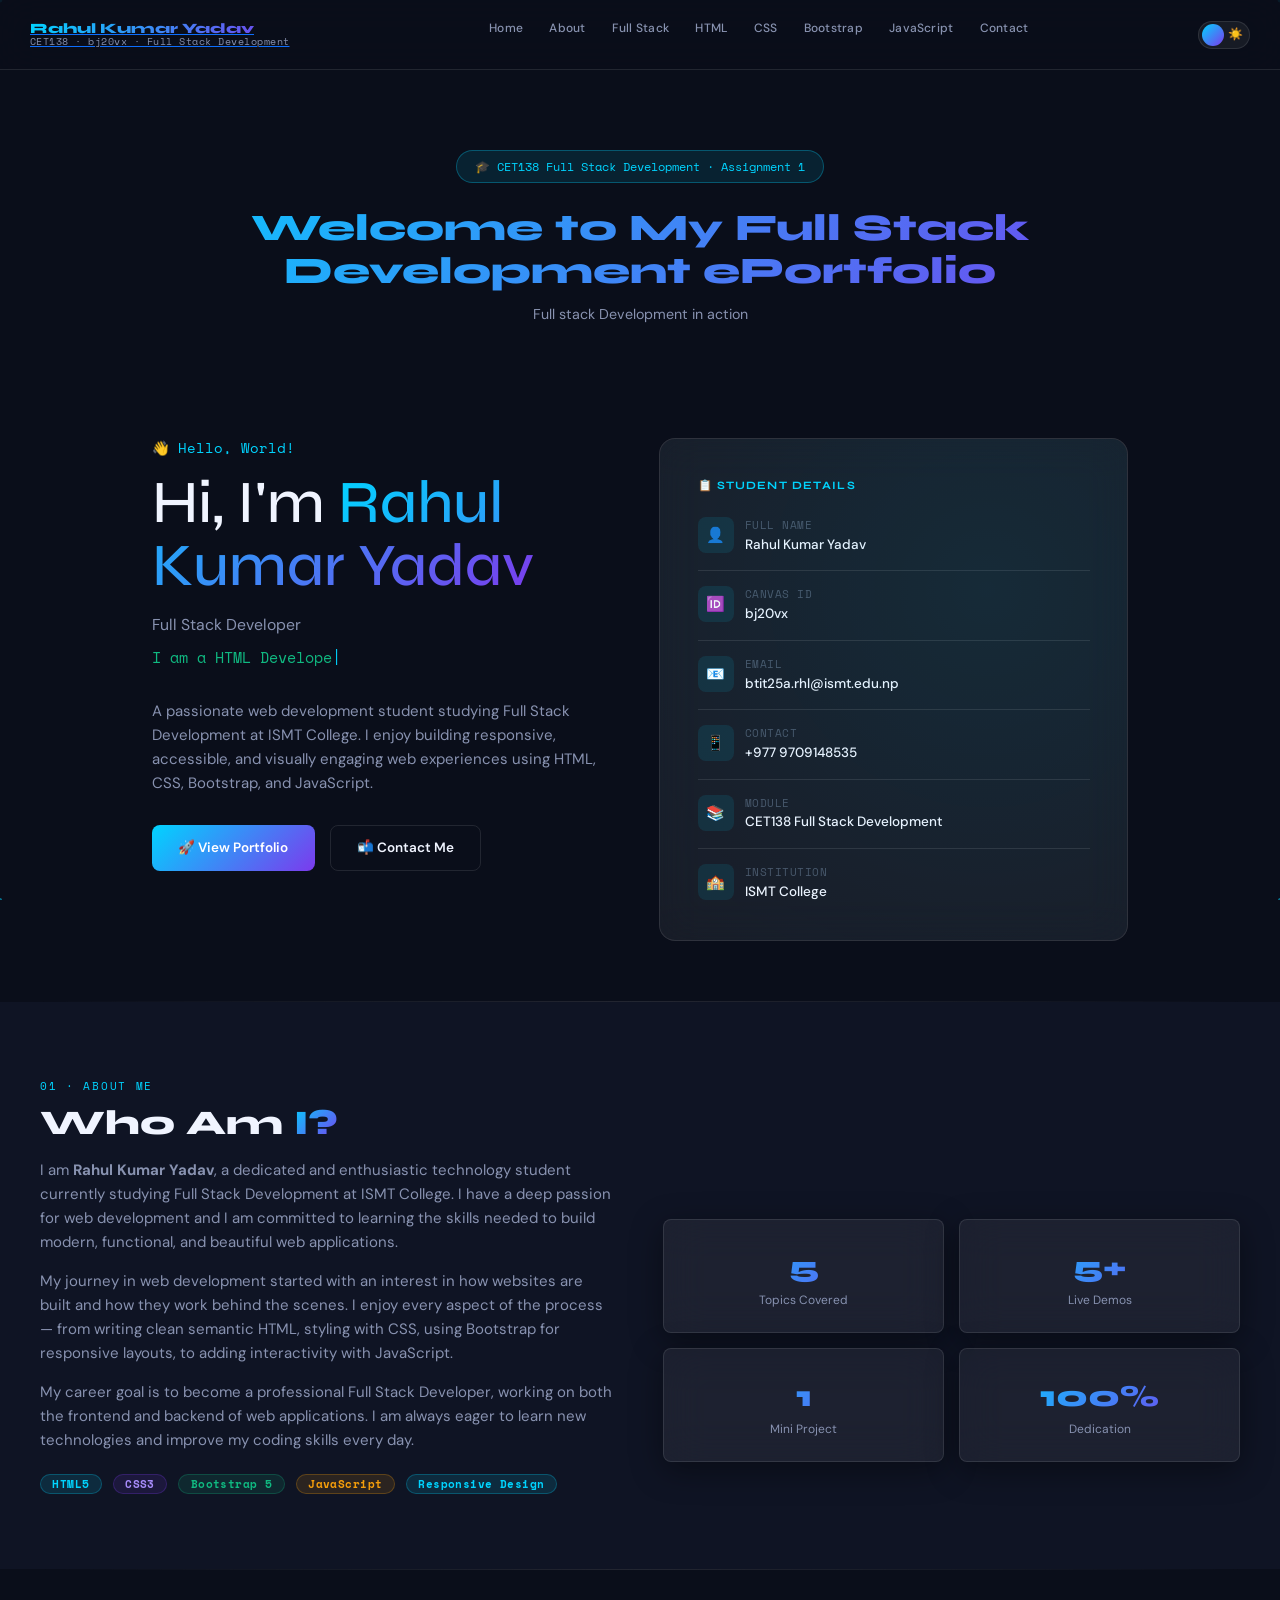
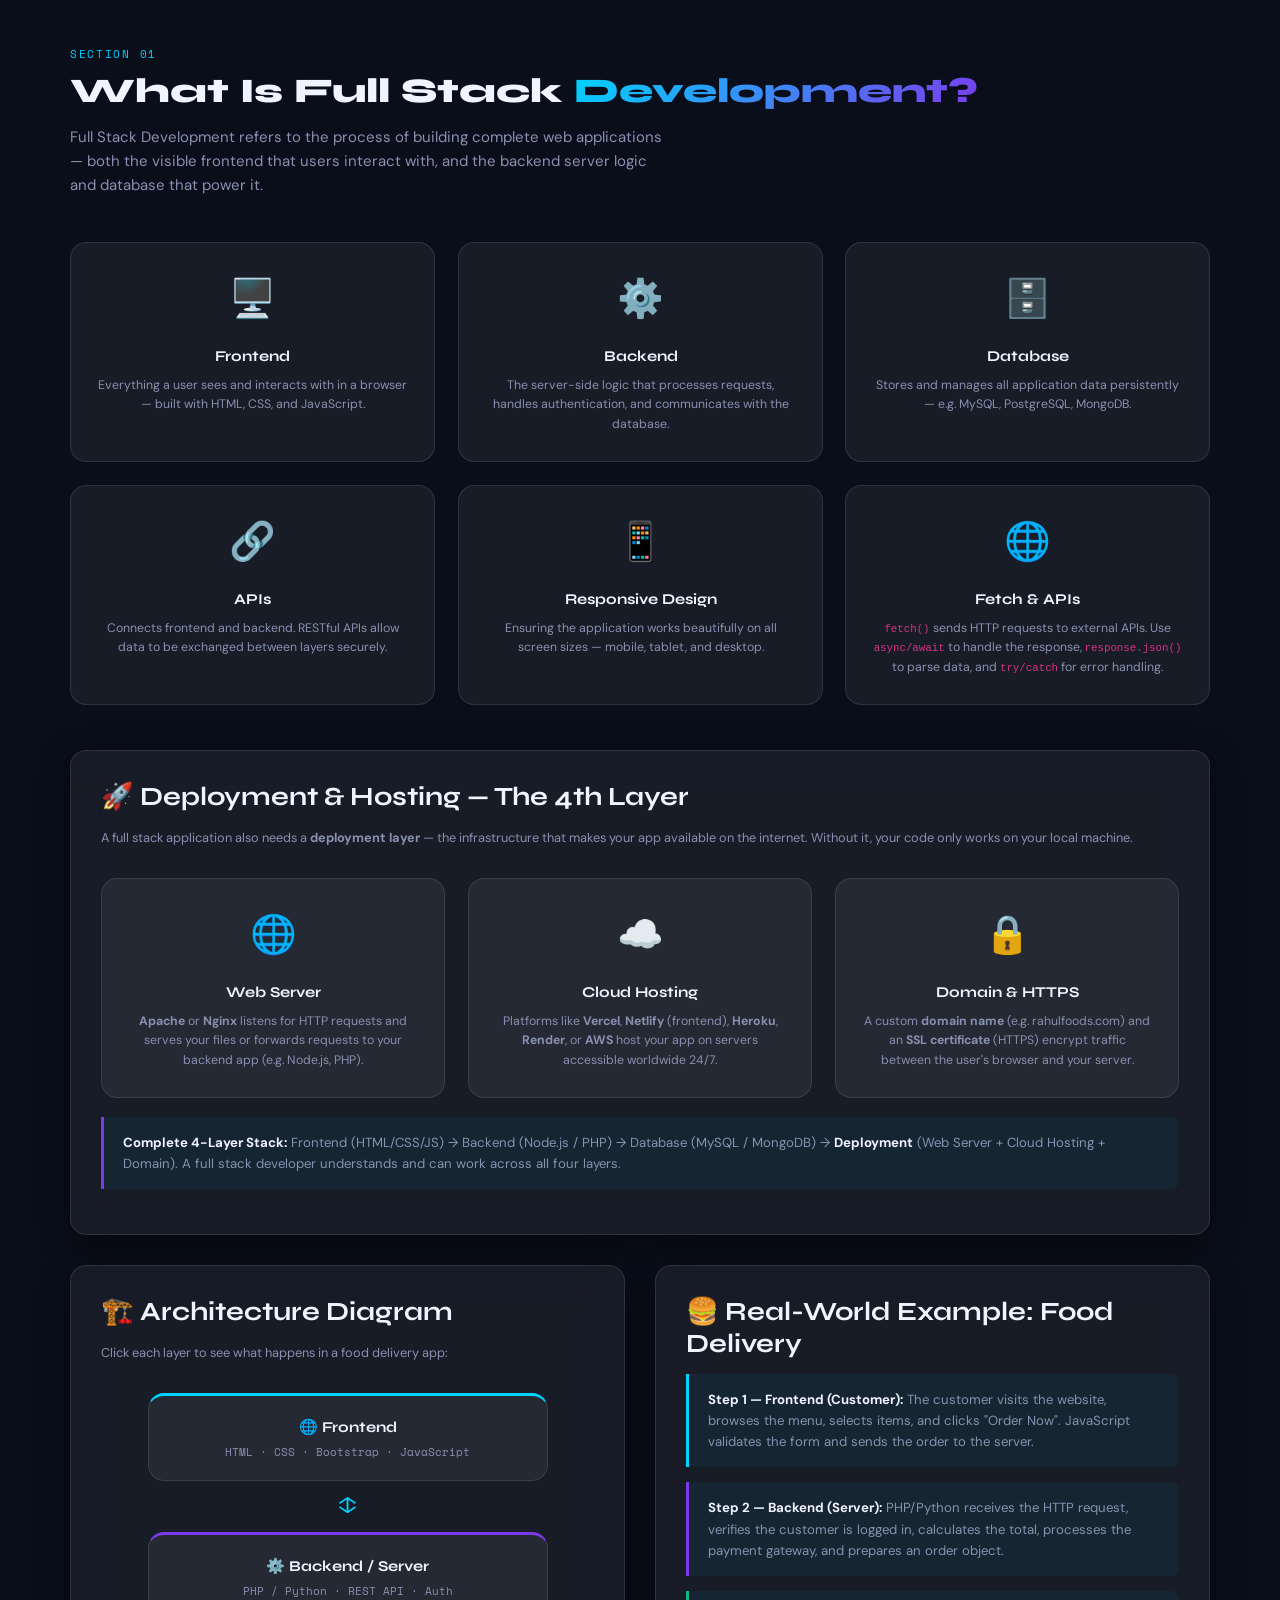
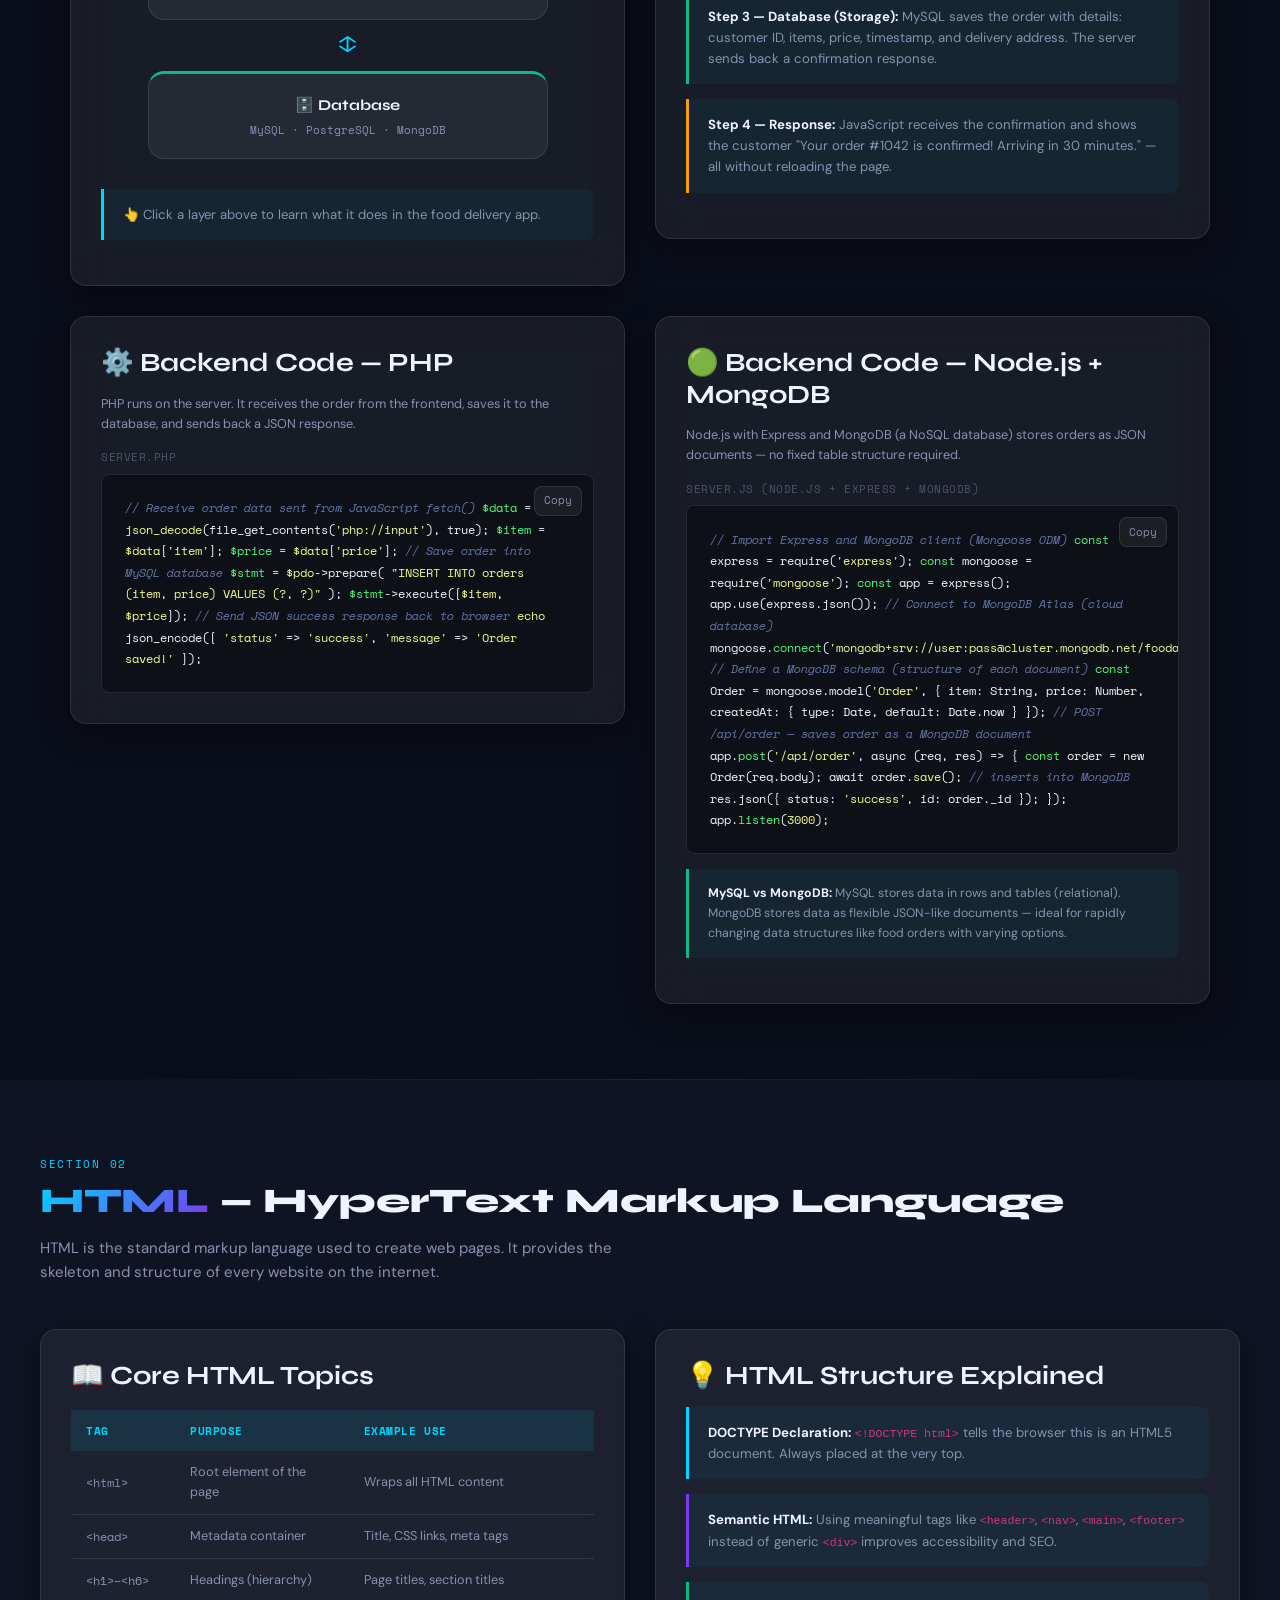
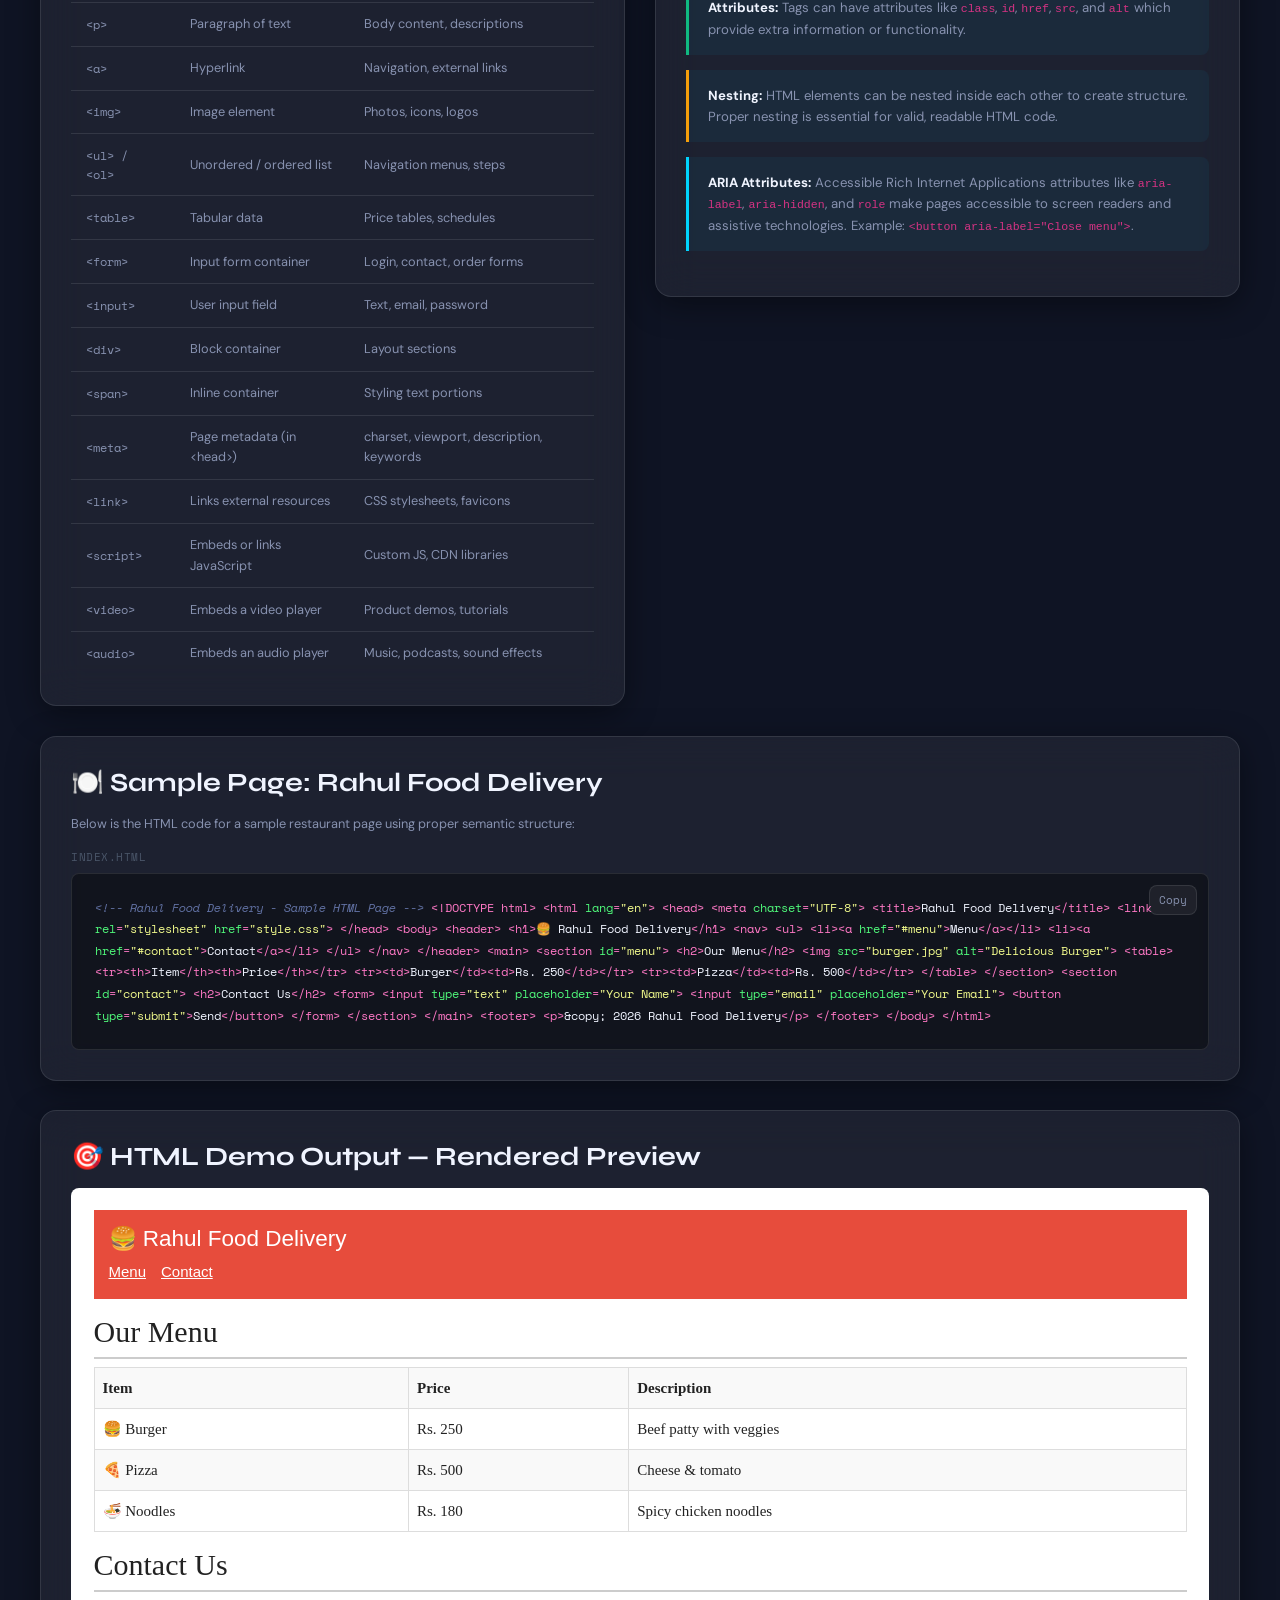
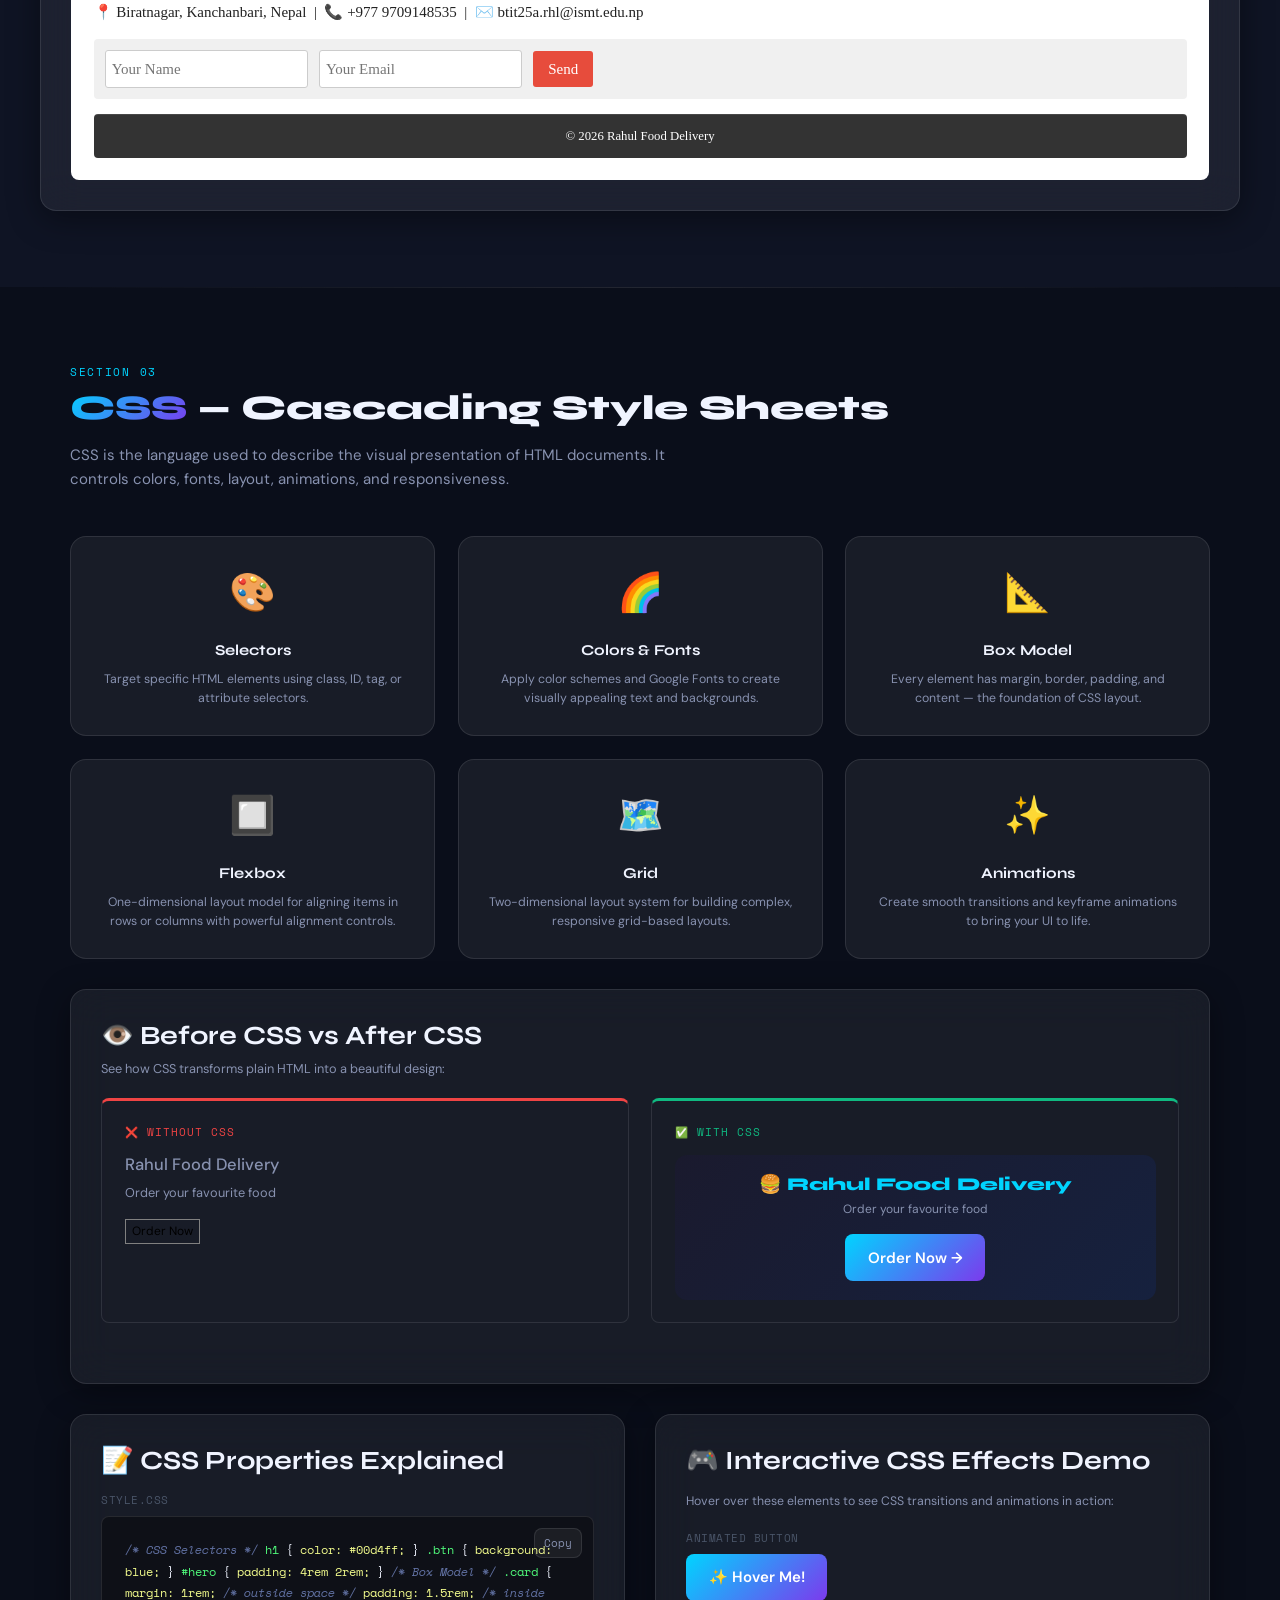
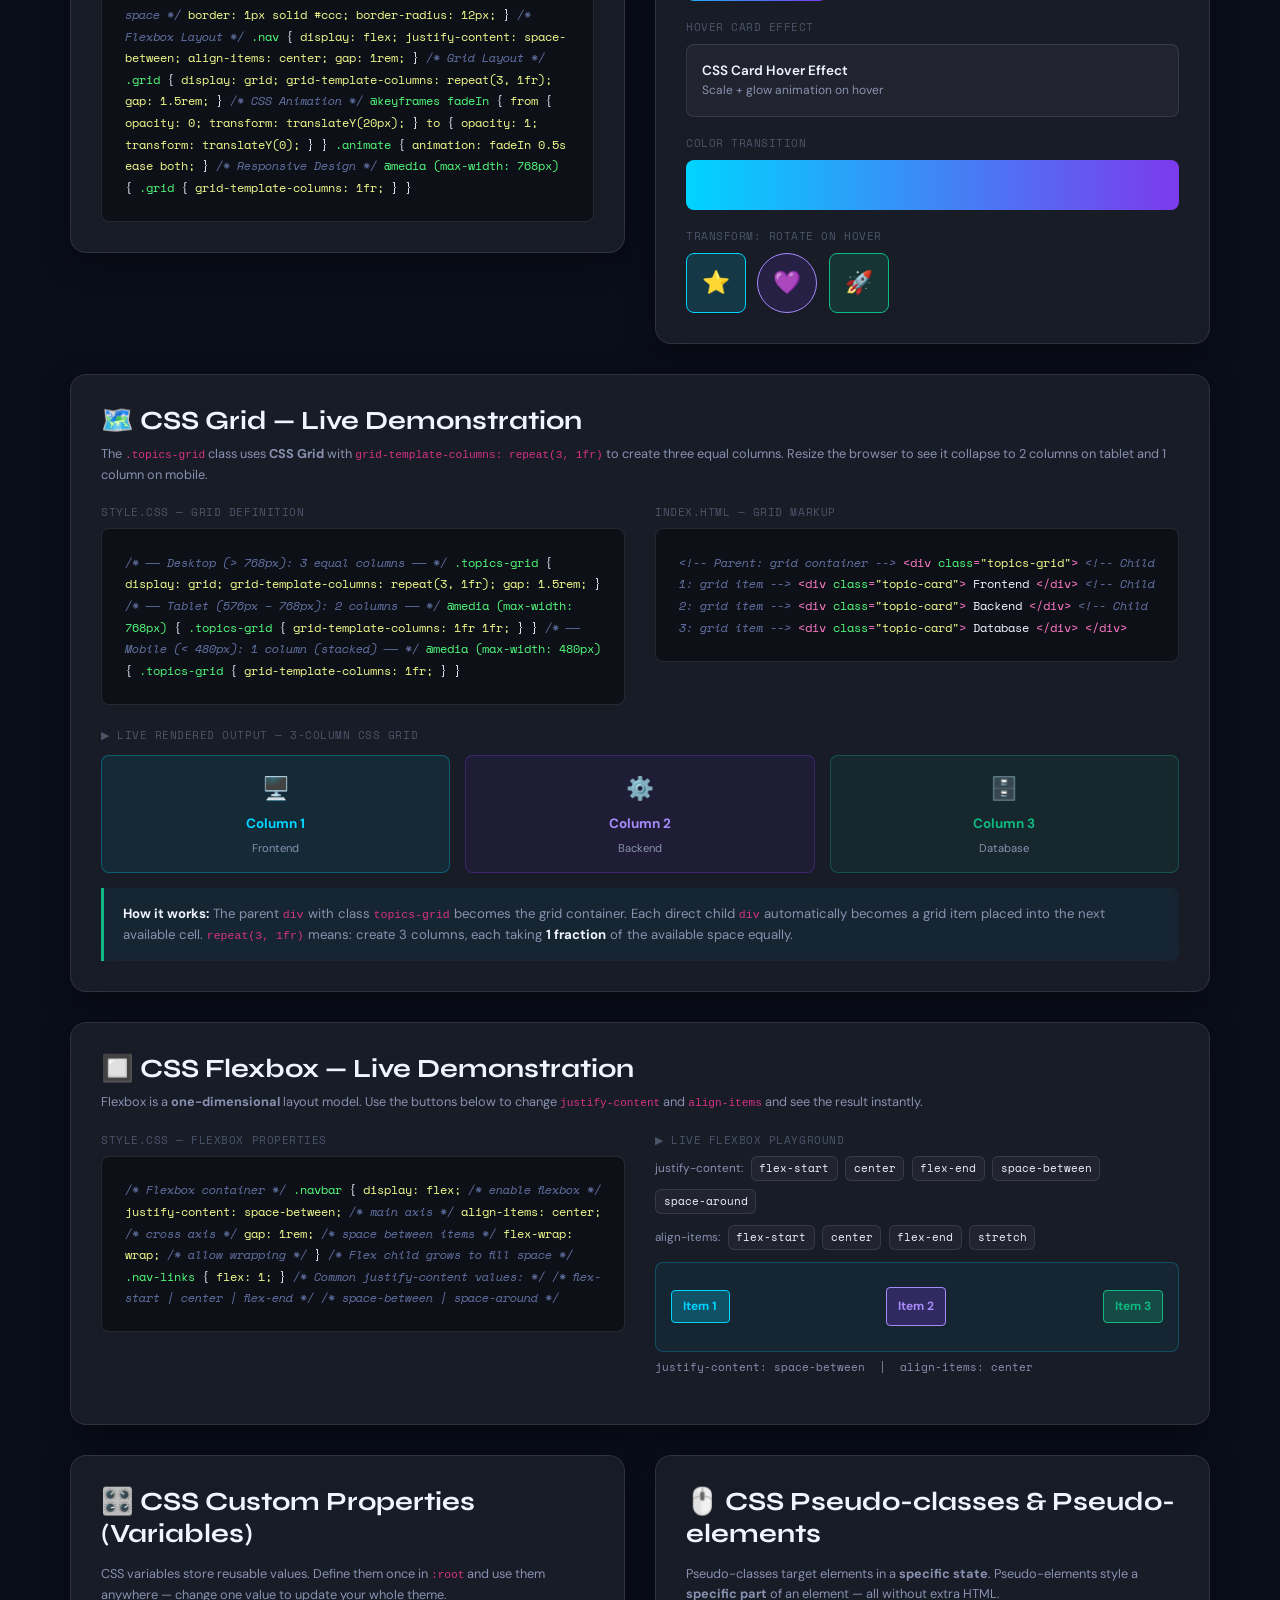
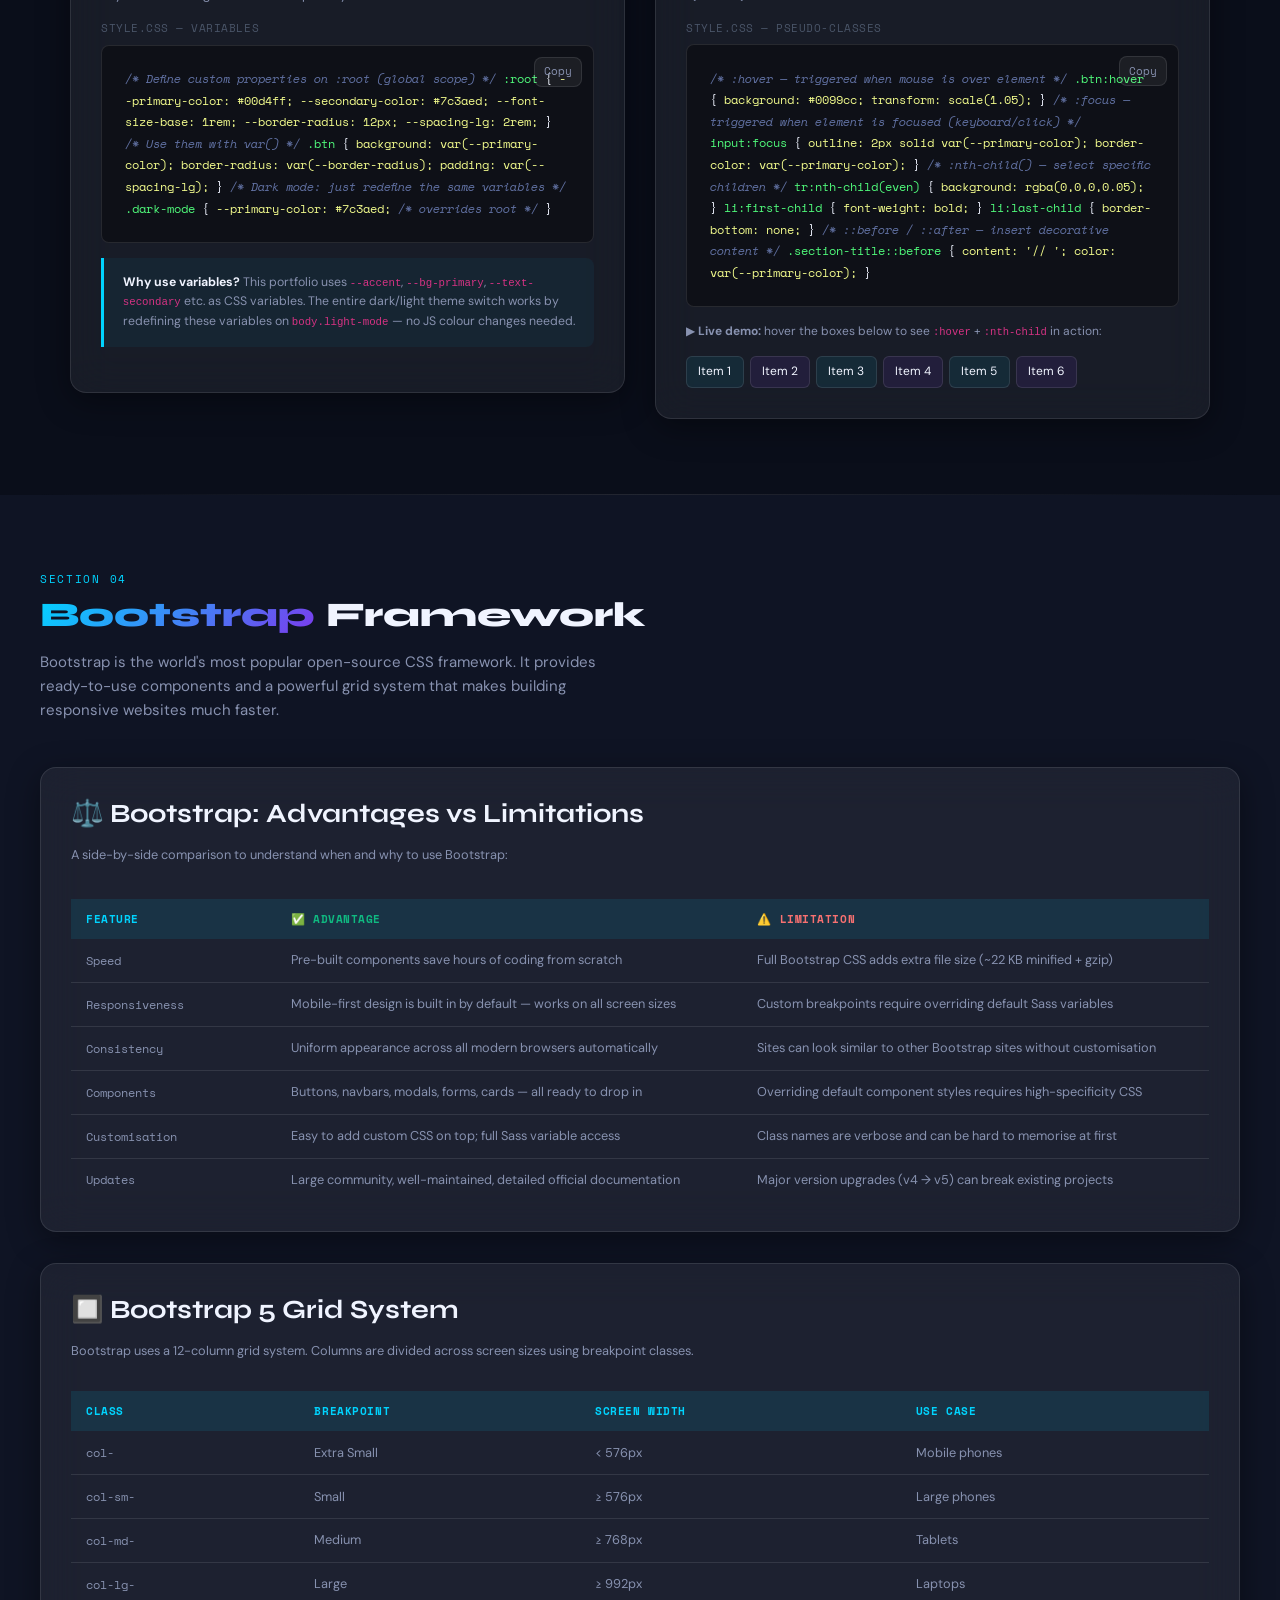
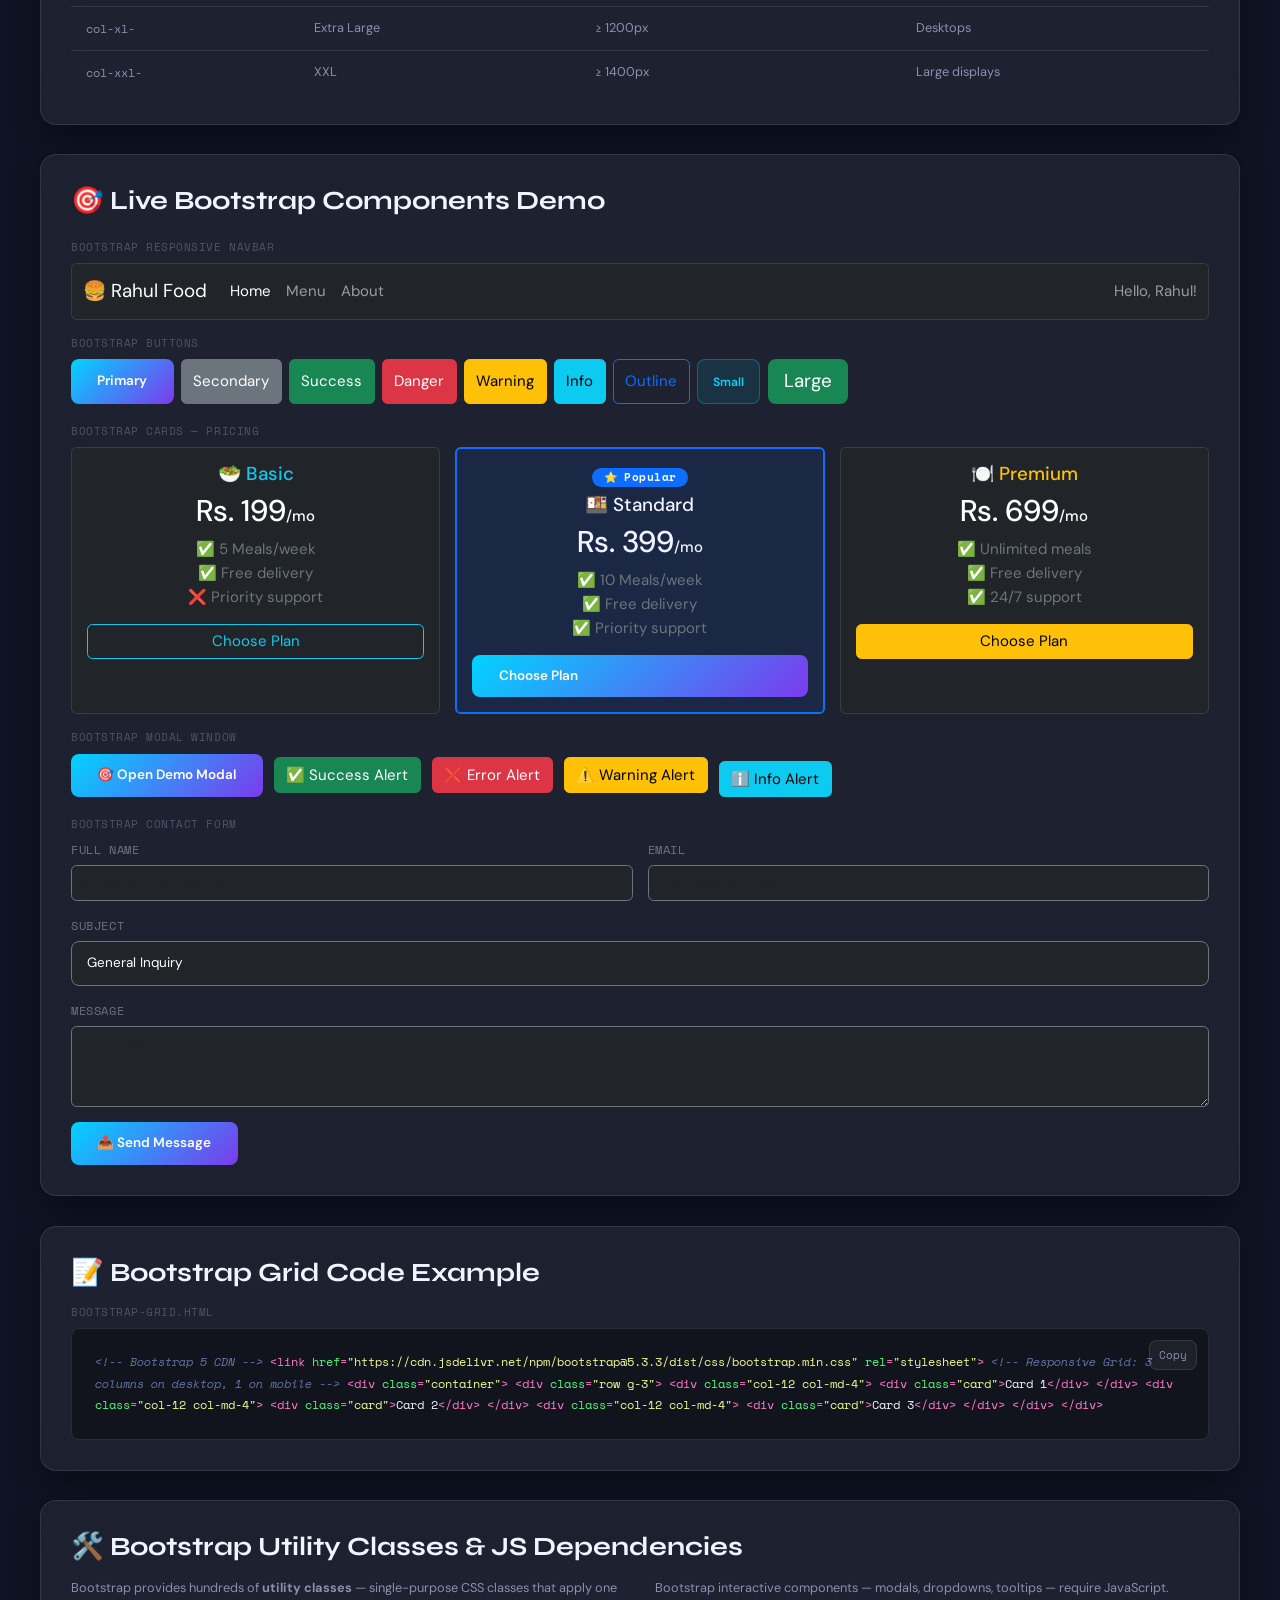
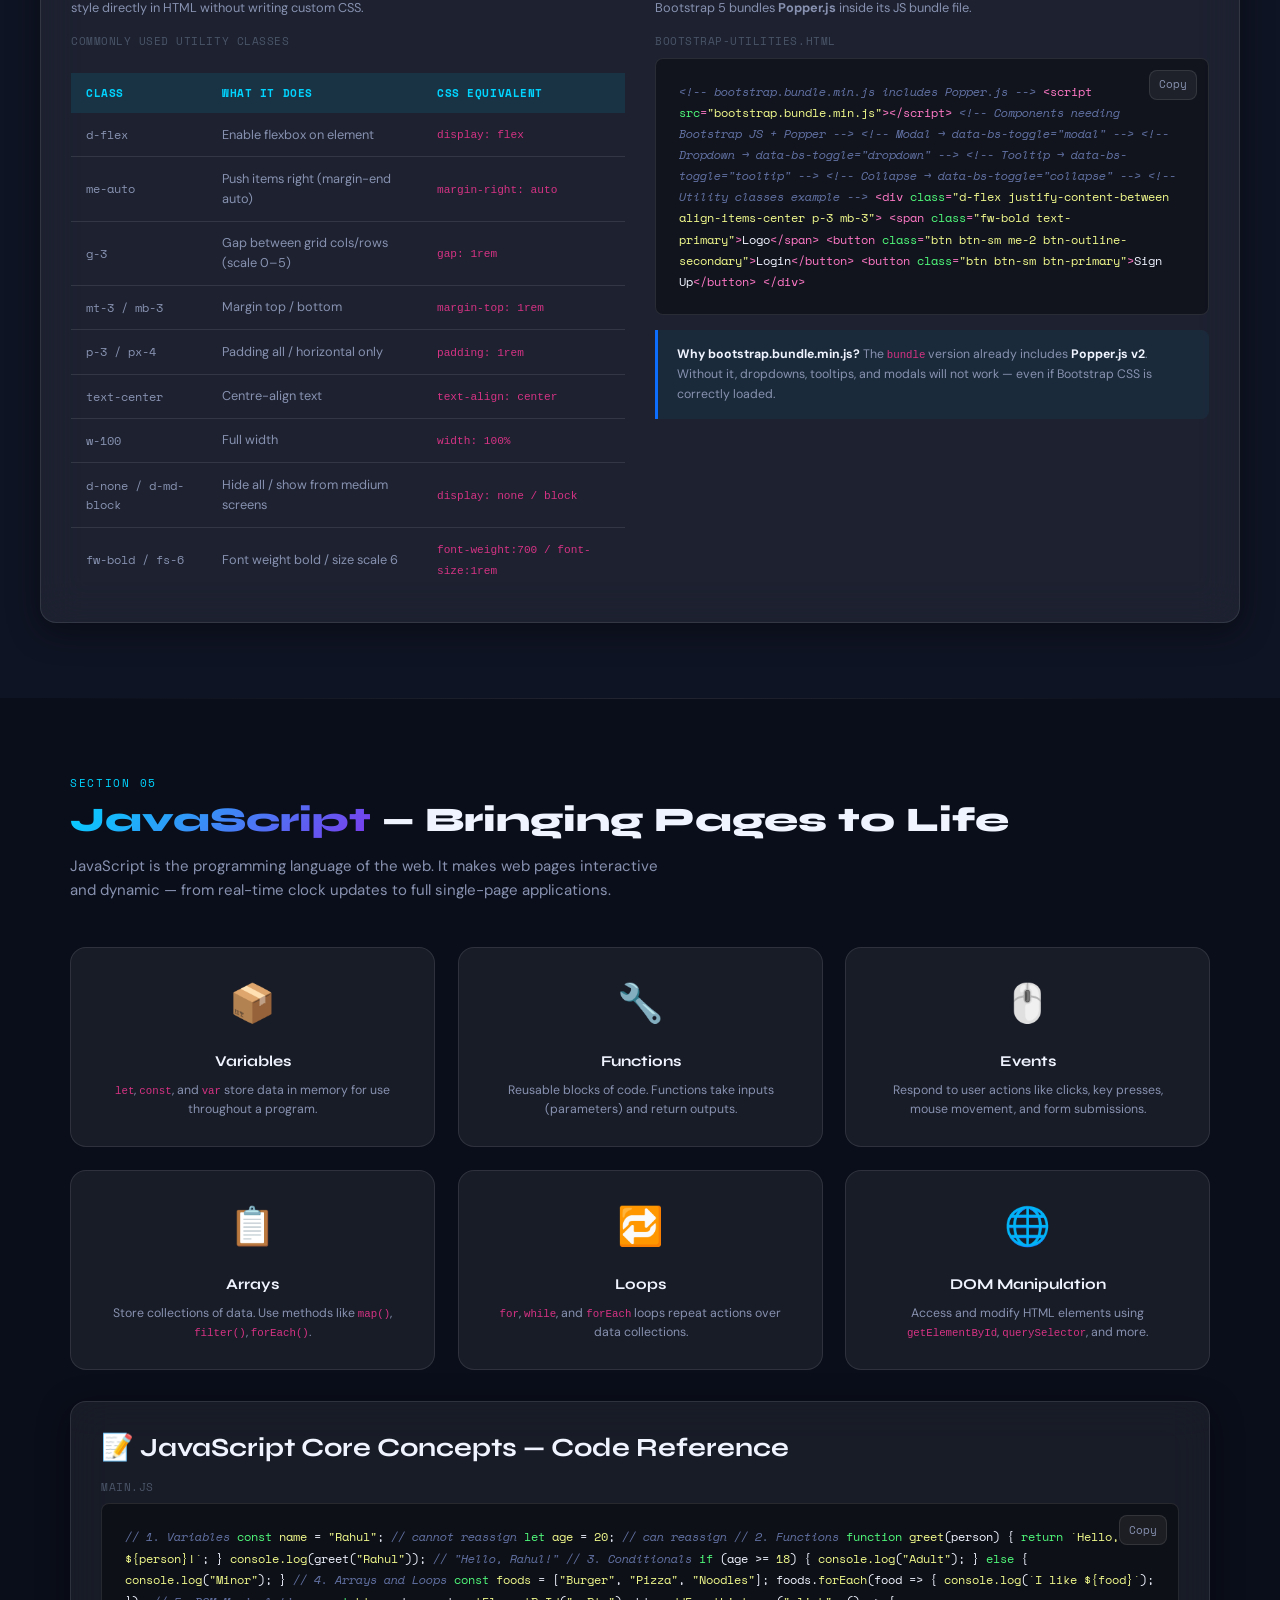
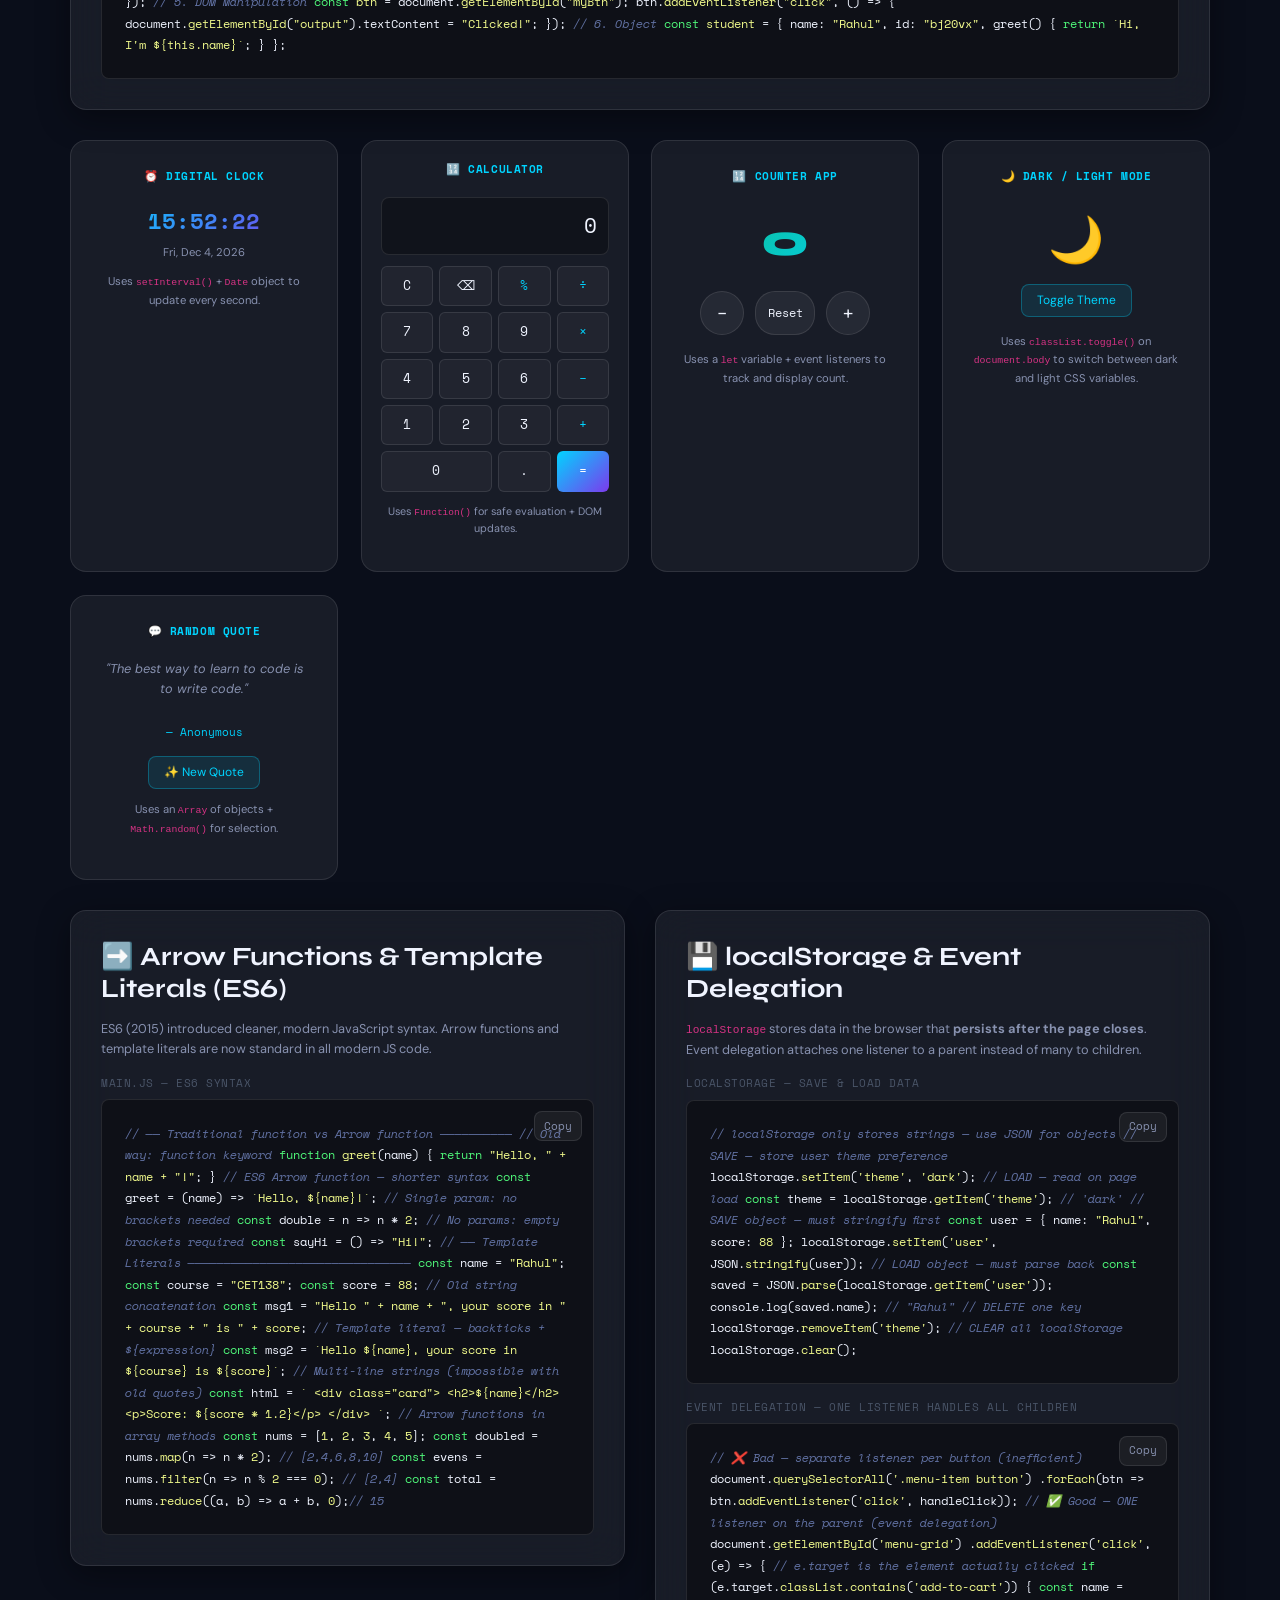
<file: inedx.html>
<!DOCTYPE html>
<html lang="en">
<head>
  <meta charset="UTF-8" />
  <meta name="viewport" content="width=device-width, initial-scale=1.0" />
  <meta name="description" content="Full Stack Development ePortfolio by Rahul Kumar Yadav - CET138 Assignment 1" />
  <meta name="keywords" content="Full Stack Development, HTML, CSS, Bootstrap, JavaScript, ePortfolio" />
  <meta name="author" content="Rahul Kumar Yadav" />
  <title>Full Stack Development | Rahul Kumar Yadav</title>

  <!-- Bootstrap 5 CDN -->
  <link href="https://cdn.jsdelivr.net/npm/bootstrap@5.3.3/dist/css/bootstrap.min.css" rel="stylesheet" />
  <!-- Google Fonts -->
  <link href="https://fonts.googleapis.com/css2?family=Space+Mono:wght@400;700&family=Syne:wght@400;600;700;800&family=DM+Sans:ital,wght@0,300;0,400;0,500;0,600;1,400&display=swap" rel="stylesheet" />
  <!-- Custom CSS -->
  <link rel="stylesheet" href="style.css" />
</head>
<body>



<!-- ─── Scroll Progress ─────────────────────────────────────── -->
<div id="scroll-progress" style="position:fixed;top:0;left:0;height:3px;background:linear-gradient(90deg,#00d4ff,#7c3aed);z-index:9998;width:0%;transition:width 0.1s;"></div>

<!-- ─── Loading Screen ──────────────────────────────────────── -->
<div id="loading-screen">
  <div class="loader-logo">Full stack Development</div>
  <div class="loader-bar-wrap"><div class="loader-bar" id="loader-bar"></div></div>

  <div class="loader-pct" id="loader-pct">0%</div>
</div>

<!-- ─── Particles ───────────────────────────────────────────── -->
<canvas id="particles-canvas"></canvas>

<!-- ─── Navigation ──────────────────────────────────────────── -->
<nav id="navbar" role="navigation" aria-label="Main navigation">
  <a href="#home" class="nav-logo" aria-label="Home">
    <span class="nav-logo-name">Rahul Kumar Yadav</span>
    <span class="nav-logo-sub">CET138 · bj20vx · Full Stack Development </span>
  </a>

  <ul class="nav-links" role="list">
    <li><a href="#home">Home</a></li>
    <li><a href="#about">About</a></li>

    <li><a href="#fsd">Full Stack</a></li>
    <li><a href="#html-section">HTML</a></li>
    <li><a href="#css-section">CSS</a></li>
    <li><a href="#bootstrap-section">Bootstrap</a></li>
    <li><a href="#js-section">JavaScript</a></li>
    <li><a href="#contact">Contact</a></li>
  </ul>

  <div class="nav-right">
    <button id="theme-toggle" onclick="toggleTheme()" aria-label="Toggle dark/light mode">
      <span id="theme-toggle-icon">☀️</span>
    </button>
    <button id="hamburger" onclick="toggleMobileNav()" aria-label="Toggle mobile menu" aria-expanded="false">
      <span></span><span></span><span></span>
    </button>
  </div>
</nav>

<!-- Mobile Nav -->
<div id="mobile-nav" role="navigation" aria-label="Mobile navigation">
  <a href="#home" onclick="closeMobileNav()">🏠 Home</a>
  <a href="#about" onclick="closeMobileNav()">👤 About</a>
  <a href="#fsd" onclick="closeMobileNav()">🌐 Full Stack Development</a>

  <a href="#html-section" onclick="closeMobileNav()">🔤 HTML</a>
  <a href="#css-section" onclick="closeMobileNav()">🎨 CSS</a>
  <a href="#bootstrap-section" onclick="closeMobileNav()">📦 Bootstrap</a>
  <a href="#js-section" onclick="closeMobileNav()">⚡ JavaScript</a>
  <a href="#contact" onclick="closeMobileNav()">📬 Contact</a>
</div>

<!-- ─── Welcome Banner ──────────────────────────────────────── -->
<div id="welcome-banner" role="banner">
  <span class="welcome-badge">🎓 CET138 Full Stack Development · Assignment 1</span>
  <h1 class="welcome-title">Welcome to My Full Stack<br>Development ePortfolio</h1>
  <p class="welcome-sub">Full stack Development in action</p>

</div>


<!-- ─── HERO ────────────────────────────────────────────────── -->
<section id="home" aria-label="Hero section" style="padding-top:4rem;">
  <div id="hero" style="padding-top:0.5rem;min-height:auto;">
    <div class="hero-inner" style="align-items:start;gap:2.5rem;"> 
      <!-- Left -->
      <div class="hero-left">
        <p class="hero-greeting">👋 Hello, World!</p>
        <h2 class="hero-name">Hi, I'm <span>Rahul<br>Kumar Yadav</span></h2>
        <p class="hero-role"> Full Stack Developer</p>

        
        <div class="typing-wrap">I am a <span id="typing-text"></span></div>
        <p class="hero-desc">
          A passionate web development student studying Full Stack Development at ISMT College. 
          I enjoy building responsive, accessible, and visually engaging web experiences using 
          HTML, CSS, Bootstrap, and JavaScript.
        </p>
        <div class="hero-btns">
          <a href="#fsd" class="btn-primary">🚀 View Portfolio</a>
          <a href="#contact" class="btn-outline">📬 Contact Me</a>
        </div>
      </div>
      <!-- Right: Student Card -->
      <div class="hero-card" role="complementary" aria-label="Student details">
        <div class="hero-card-title">📋 Student Details</div>
        <div class="hero-card-detail">
          <div class="detail-icon">👤</div>
          <div><div class="detail-label">Full Name</div><div class="detail-value">Rahul Kumar Yadav</div></div>
        </div>
        <div class="hero-card-detail">
          <div class="detail-icon">🆔</div>
          <div><div class="detail-label">Canvas ID</div><div class="detail-value">bj20vx</div></div>
        </div>
        <div class="hero-card-detail">
          <div class="detail-icon">📧</div>
          <div><div class="detail-label">Email</div><div class="detail-value">btit25a.rhl@ismt.edu.np</div></div>
        </div>
        <div class="hero-card-detail">
          <div class="detail-icon">📱</div>
          <div><div class="detail-label">Contact</div><div class="detail-value">+977 9709148535</div></div>
        </div>
        <div class="hero-card-detail">
          <div class="detail-icon">📚</div>
          <div><div class="detail-label">Module</div><div class="detail-value">CET138 Full Stack Development</div></div>
        </div>
        <div class="hero-card-detail">
          <div class="detail-icon">🏫</div>
          <div><div class="detail-label">Institution</div><div class="detail-value">ISMT College</div></div>
        </div>
      </div>
    </div>
  </div>
</section>

<div class="section-divider"></div>

<!-- ─── ABOUT ───────────────────────────────────────────────── -->
<section id="about" class="section-full" aria-label="About me">
  <div class="section-inner">
    <span class="section-label reveal">01 · About Me</span>
    <h2 class="section-title reveal">Who Am <span>I?</span></h2>
    <div class="about-grid">
      <div class="about-text reveal">
        <p>I am <strong>Rahul Kumar Yadav</strong>, a dedicated and enthusiastic technology student currently studying Full Stack Development at ISMT College. I have a deep passion for web development and I am committed to learning the skills needed to build modern, functional, and beautiful web applications.</p>
        <p>My journey in web development started with an interest in how websites are built and how they work behind the scenes. I enjoy every aspect of the process — from writing clean semantic HTML, styling with CSS, using Bootstrap for responsive layouts, to adding interactivity with JavaScript.</p>
        <p>My career goal is to become a professional Full Stack Developer, working on both the frontend and backend of web applications. I am always eager to learn new technologies and improve my coding skills every day.</p>
        <div style="display:flex;gap:0.75rem;flex-wrap:wrap;margin-top:1.5rem;">
          <span class="badge badge-blue">HTML5</span>
          <span class="badge badge-purple">CSS3</span>
          <span class="badge badge-green">Bootstrap 5</span>
          <span class="badge badge-yellow">JavaScript</span>
          <span class="badge badge-blue">Responsive Design</span>
        </div>
      </div>
      <div class="about-stats reveal">
        <div class="stat-box glass-card">
          <div class="stat-num">5</div>
          <div class="stat-label">Topics Covered</div>
        </div>
        <div class="stat-box glass-card">
          <div class="stat-num">5+</div>
          <div class="stat-label">Live Demos</div>
        </div>
        <div class="stat-box glass-card">
          <div class="stat-num">1</div>
          <div class="stat-label">Mini Project</div>
        </div>
        <div class="stat-box glass-card">
          <div class="stat-num">100%</div>
          <div class="stat-label">Dedication</div>
        </div>
      </div>
    </div>
  </div>
</section>

<div class="section-divider"></div>

<!-- ════════════════════════════════════════════════════════════
     SECTION 1 · FULL STACK DEVELOPMENT
     ════════════════════════════════════════════════════════════ -->
<section id="fsd" class="section" aria-label="Full Stack Development">
  <span class="section-label reveal">Section 01</span>
  <h2 class="section-title reveal">What Is Full Stack <span>Development?</span></h2>
  <p class="section-desc reveal">Full Stack Development refers to the process of building complete web applications — both the visible frontend that users interact with, and the backend server logic and database that power it.</p>

  <!-- Definition cards -->
<div class="topics-grid reveal">

  <div class="topic-card">
    <span class="topic-icon">🖥️</span>
    <div class="topic-name">Frontend</div>
    <div class="topic-desc">
      Everything a user sees and interacts with in a browser — built with HTML, CSS, and JavaScript.
    </div>
  </div>

  <div class="topic-card">
    <span class="topic-icon">⚙️</span>
    <div class="topic-name">Backend</div>
    <div class="topic-desc">
      The server-side logic that processes requests, handles authentication, and communicates with the database.
    </div>
  </div>

  <div class="topic-card">
    <span class="topic-icon">🗄️</span>
    <div class="topic-name">Database</div>
    <div class="topic-desc">
      Stores and manages all application data persistently — e.g. MySQL, PostgreSQL, MongoDB.
    </div>
  </div>

  <div class="topic-card">
    <span class="topic-icon">🔗</span>
    <div class="topic-name">APIs</div>
    <div class="topic-desc">
      Connects frontend and backend. RESTful APIs allow data to be exchanged between layers securely.
    </div>
  </div>

  <div class="topic-card">
    <span class="topic-icon">📱</span>
    <div class="topic-name">Responsive Design</div>
    <div class="topic-desc">
      Ensuring the application works beautifully on all screen sizes — mobile, tablet, and desktop.
    </div>
  </div>

  <div class="topic-card">
    <span class="topic-icon">🌐</span>
    <div class="topic-name">Fetch & APIs</div>
    <div class="topic-desc">
      <code>fetch()</code> sends HTTP requests to external APIs.
      Use <code>async/await</code> to handle the response,
      <code>response.json()</code> to parse data, and
      <code>try/catch</code> for error handling.
    </div>
  </div>

</div>

  <!-- Deployment Layer Card -->
  <div class="glass-card reveal" style="margin-bottom:2rem;">
    <h3 style="font-family:var(--font-display);font-weight:700;margin-bottom:1rem;">🚀 Deployment &amp; Hosting — The 4th Layer</h3>
    <p style="color:var(--text-secondary);font-size:0.85rem;margin-bottom:1.25rem;">A full stack application also needs a <strong>deployment layer</strong> — the infrastructure that makes your app available on the internet. Without it, your code only works on your local machine.</p>
    <div class="topics-grid" style="grid-template-columns:repeat(3,1fr);margin-bottom:1.25rem;">
      <div class="topic-card">
        <span class="topic-icon">🌐</span>
        <div class="topic-name">Web Server</div>
        <div class="topic-desc"><strong>Apache</strong> or <strong>Nginx</strong> listens for HTTP requests and serves your files or forwards requests to your backend app (e.g. Node.js, PHP).</div>
      </div>
      <div class="topic-card">
        <span class="topic-icon">☁️</span>
        <div class="topic-name">Cloud Hosting</div>
        <div class="topic-desc">Platforms like <strong>Vercel</strong>, <strong>Netlify</strong> (frontend), <strong>Heroku</strong>, <strong>Render</strong>, or <strong>AWS</strong> host your app on servers accessible worldwide 24/7.</div>
      </div>
      <div class="topic-card">
        <span class="topic-icon">🔒</span>
        <div class="topic-name">Domain &amp; HTTPS</div>
        <div class="topic-desc">A custom <strong>domain name</strong> (e.g. rahulfoods.com) and an <strong>SSL certificate</strong> (HTTPS) encrypt traffic between the user's browser and your server.</div>
      </div>
    </div>
    <div class="info-box" style="border-color:#7c3aed;">
      <strong>Complete 4-Layer Stack:</strong> Frontend (HTML/CSS/JS) → Backend (Node.js / PHP) → Database (MySQL / MongoDB) → <strong>Deployment</strong> (Web Server + Cloud Hosting + Domain). A full stack developer understands and can work across all four layers.
    </div>
  </div>

  <!-- Architecture Diagram -->
  <div class="two-col" style="gap:2rem;align-items:start;">
    <div class="glass-card reveal">
      <h3 style="font-family:var(--font-display);font-weight:700;margin-bottom:1rem;">🏗️ Architecture Diagram</h3>
      <p style="color:var(--text-secondary);font-size:0.85rem;margin-bottom:1.5rem;">Click each layer to see what happens in a food delivery app:</p>
      <div class="arch-diagram">
        <div class="arch-layer frontend" id="fsd-frontend" onclick="fsdStep('frontend')" style="cursor:pointer;">
          <div class="arch-layer-title">🌐 Frontend</div>
          <div class="arch-layer-tech">HTML · CSS · Bootstrap · JavaScript</div>
        </div>
        <div class="arch-arrow">↕</div>
        <div class="arch-layer backend" id="fsd-backend" onclick="fsdStep('backend')" style="cursor:pointer;">
          <div class="arch-layer-title">⚙️ Backend / Server</div>
          <div class="arch-layer-tech">PHP / Python · REST API · Auth</div>
        </div>
        <div class="arch-arrow">↕</div>
        <div class="arch-layer database" id="fsd-database" onclick="fsdStep('database')" style="cursor:pointer;">
          <div class="arch-layer-title">🗄️ Database</div>
          <div class="arch-layer-tech">MySQL · PostgreSQL · MongoDB</div>
        </div>
      </div>
      <div id="fsd-info" class="info-box" style="margin-top:1rem;">
        👆 Click a layer above to learn what it does in the food delivery app.
      </div>
    </div>

    <div class="glass-card reveal">
      <h3 style="font-family:var(--font-display);font-weight:700;margin-bottom:1rem;">🍔 Real-World Example: Food Delivery</h3>
      <div class="info-box" style="border-color:#00d4ff;">
        <strong>Step 1 — Frontend (Customer):</strong> The customer visits the website, browses the menu, selects items, and clicks "Order Now". JavaScript validates the form and sends the order to the server.
      </div>
      <div class="info-box" style="border-color:#7c3aed;">
        <strong>Step 2 — Backend (Server):</strong> PHP/Python receives the HTTP request, verifies the customer is logged in, calculates the total, processes the payment gateway, and prepares an order object.
      </div>
      <div class="info-box" style="border-color:#10b981;">
        <strong>Step 3 — Database (Storage):</strong> MySQL saves the order with details: customer ID, items, price, timestamp, and delivery address. The server sends back a confirmation response.
      </div>
      <div class="info-box" style="border-color:#f59e0b;">
        <strong>Step 4 — Response:</strong> JavaScript receives the confirmation and shows the customer "Your order #1042 is confirmed! Arriving in 30 minutes." — all without reloading the page.
      </div>
    </div>
  </div>

  <!-- Backend Code Example -->
  <div class="two-col reveal" style="margin-top:2rem;">
    <div class="glass-card">
      <h3 style="font-family:var(--font-display);font-weight:700;margin-bottom:1rem;">⚙️ Backend Code — PHP</h3>
      <p style="color:var(--text-secondary);font-size:0.85rem;margin-bottom:1rem;">PHP runs on the server. It receives the order from the frontend, saves it to the database, and sends back a JSON response.</p>
      <div class="code-label">server.php</div>
      <div class="code-block">
        <button class="copy-btn" onclick="copyCode(this)">Copy</button>
<span class="comment">// Receive order data sent from JavaScript fetch()</span>
<span class="attr">$data</span>  = <span class="val">json_decode</span>(file_get_contents(<span class="val">'php://input'</span>), true);
<span class="attr">$item</span>  = <span class="val">$data</span>[<span class="val">'item'</span>];
<span class="attr">$price</span> = <span class="val">$data</span>[<span class="val">'price'</span>];

<span class="comment">// Save order into MySQL database</span>
<span class="attr">$stmt</span> = <span class="val">$pdo</span>->prepare(
  <span class="val">"INSERT INTO orders (item, price) VALUES (?, ?)"</span>
);
<span class="attr">$stmt</span>->execute([<span class="val">$item</span>, <span class="val">$price</span>]);

<span class="comment">// Send JSON success response back to browser</span>
<span class="val">echo</span> json_encode([
  <span class="val">'status'</span>  => <span class="val">'success'</span>,
  <span class="val">'message'</span> => <span class="val">'Order saved!'</span>
]);
      </div>
    </div>

    <div class="glass-card">
      <h3 style="font-family:var(--font-display);font-weight:700;margin-bottom:1rem;">🟢 Backend Code — Node.js + MongoDB</h3>
      <p style="color:var(--text-secondary);font-size:0.85rem;margin-bottom:1rem;">Node.js with Express and MongoDB (a NoSQL database) stores orders as JSON documents — no fixed table structure required.</p>
      <div class="code-label">server.js (Node.js + Express + MongoDB)</div>
      <div class="code-block">
        <button class="copy-btn" onclick="copyCode(this)">Copy</button>
<span class="comment">// Import Express and MongoDB client (Mongoose ODM)</span>
<span class="attr">const</span> express  = require(<span class="val">'express'</span>);
<span class="attr">const</span> mongoose = require(<span class="val">'mongoose'</span>);
<span class="attr">const</span> app      = express();
app.use(express.json());

<span class="comment">// Connect to MongoDB Atlas (cloud database)</span>
mongoose.<span class="attr">connect</span>(<span class="val">'mongodb+srv://user:pass@cluster.mongodb.net/foodapp'</span>);

<span class="comment">// Define a MongoDB schema (structure of each document)</span>
<span class="attr">const</span> Order = mongoose.model(<span class="val">'Order'</span>, {
  item:      String,
  price:     Number,
  createdAt: { type: Date, default: Date.now }
});

<span class="comment">// POST /api/order — saves order as a MongoDB document</span>
app.<span class="attr">post</span>(<span class="val">'/api/order'</span>, async (req, res) => {
  <span class="attr">const</span> order = new Order(req.body);
  await order.<span class="val">save</span>();          <span class="comment">// inserts into MongoDB</span>
  res.json({ status: <span class="val">'success'</span>, id: order._id });
});

app.<span class="attr">listen</span>(<span class="val">3000</span>);
      </div>
      <div class="info-box" style="border-color:#10b981;margin-top:1rem;font-size:0.82rem;">
        <strong>MySQL vs MongoDB:</strong> MySQL stores data in rows and tables (relational). MongoDB stores data as flexible JSON-like documents — ideal for rapidly changing data structures like food orders with varying options.
      </div>
    </div>
  </div>

</section>

<div class="section-divider"></div>

<!-- ════════════════════════════════════════════════════════════
     SECTION 2 · HTML
     ════════════════════════════════════════════════════════════ -->
<section id="html-section" class="section-full" aria-label="HTML Section">
  <div class="section-inner">
    <span class="section-label reveal">Section 02</span>
    <h2 class="section-title reveal"><span>HTML</span> — HyperText Markup Language</h2>
    <p class="section-desc reveal">HTML is the standard markup language used to create web pages. It provides the skeleton and structure of every website on the internet.</p>

    <!-- HTML Topics -->
    <div class="two-col reveal" style="margin-bottom:2rem;">
      <div class="glass-card">
        <h3 style="font-family:var(--font-display);font-weight:700;margin-bottom:1.25rem;">📖 Core HTML Topics</h3>
        <table class="tags-table" aria-label="HTML tags reference">
          <thead>
            <tr><th>Tag</th><th>Purpose</th><th>Example Use</th></tr>
          </thead>
          <tbody>
            <tr><td class="tag-name">&lt;html&gt;</td><td>Root element of the page</td><td>Wraps all HTML content</td></tr>
            <tr><td class="tag-name">&lt;head&gt;</td><td>Metadata container</td><td>Title, CSS links, meta tags</td></tr>
            <tr><td class="tag-name">&lt;h1&gt;–&lt;h6&gt;</td><td>Headings (hierarchy)</td><td>Page titles, section titles</td></tr>
            <tr><td class="tag-name">&lt;p&gt;</td><td>Paragraph of text</td><td>Body content, descriptions</td></tr>
            <tr><td class="tag-name">&lt;a&gt;</td><td>Hyperlink</td><td>Navigation, external links</td></tr>
            <tr><td class="tag-name">&lt;img&gt;</td><td>Image element</td><td>Photos, icons, logos</td></tr>
            <tr><td class="tag-name">&lt;ul&gt; / &lt;ol&gt;</td><td>Unordered / ordered list</td><td>Navigation menus, steps</td></tr>
            <tr><td class="tag-name">&lt;table&gt;</td><td>Tabular data</td><td>Price tables, schedules</td></tr>
            <tr><td class="tag-name">&lt;form&gt;</td><td>Input form container</td><td>Login, contact, order forms</td></tr>
            <tr><td class="tag-name">&lt;input&gt;</td><td>User input field</td><td>Text, email, password</td></tr>
            <tr><td class="tag-name">&lt;div&gt;</td><td>Block container</td><td>Layout sections</td></tr>
            <tr><td class="tag-name">&lt;span&gt;</td><td>Inline container</td><td>Styling text portions</td></tr>
            <tr><td class="tag-name">&lt;meta&gt;</td><td>Page metadata (in &lt;head&gt;)</td><td>charset, viewport, description, keywords</td></tr>
            <tr><td class="tag-name">&lt;link&gt;</td><td>Links external resources</td><td>CSS stylesheets, favicons</td></tr>
            <tr><td class="tag-name">&lt;script&gt;</td><td>Embeds or links JavaScript</td><td>Custom JS, CDN libraries</td></tr>
            <tr><td class="tag-name">&lt;video&gt;</td><td>Embeds a video player</td><td>Product demos, tutorials</td></tr>
            <tr><td class="tag-name">&lt;audio&gt;</td><td>Embeds an audio player</td><td>Music, podcasts, sound effects</td></tr>
          </tbody>
        </table>
      </div>

      <div class="glass-card">
        <h3 style="font-family:var(--font-display);font-weight:700;margin-bottom:1rem;">💡 HTML Structure Explained</h3>
        <div class="info-box">
          <strong>DOCTYPE Declaration:</strong> <code>&lt;!DOCTYPE html&gt;</code> tells the browser this is an HTML5 document. Always placed at the very top.
        </div>
        <div class="info-box" style="border-color:#7c3aed;">
          <strong>Semantic HTML:</strong> Using meaningful tags like <code>&lt;header&gt;</code>, <code>&lt;nav&gt;</code>, <code>&lt;main&gt;</code>, <code>&lt;footer&gt;</code> instead of generic <code>&lt;div&gt;</code> improves accessibility and SEO.
        </div>
        <div class="info-box" style="border-color:#10b981;">
          <strong>Attributes:</strong> Tags can have attributes like <code>class</code>, <code>id</code>, <code>href</code>, <code>src</code>, and <code>alt</code> which provide extra information or functionality.
        </div>
        <div class="info-box" style="border-color:#f59e0b;">
          <strong>Nesting:</strong> HTML elements can be nested inside each other to create structure. Proper nesting is essential for valid, readable HTML code.
        </div>
        <div class="info-box" style="border-color:#00d4ff;">
          <strong>ARIA Attributes:</strong> Accessible Rich Internet Applications attributes like <code>aria-label</code>, <code>aria-hidden</code>, and <code>role</code> make pages accessible to screen readers and assistive technologies. Example: <code>&lt;button aria-label="Close menu"&gt;</code>.
        </div>
      </div>
    </div>

    <!-- Code Snippet -->
    <div class="glass-card reveal" style="margin-bottom:2rem;">
      <h3 style="font-family:var(--font-display);font-weight:700;margin-bottom:1rem;">🍽️ Sample Page: Rahul Food Delivery</h3>
      <p style="color:var(--text-secondary);font-size:0.85rem;margin-bottom:1rem;">Below is the HTML code for a sample restaurant page using proper semantic structure:</p>
      <div class="code-label">index.html</div>
      <div class="code-block" role="code" aria-label="HTML sample code">
        <button class="copy-btn" onclick="copyCode(this)">Copy</button>
<span class="comment">&lt;!-- Rahul Food Delivery - Sample HTML Page --&gt;</span>
<span class="tag">&lt;!DOCTYPE html&gt;</span>
<span class="tag">&lt;html <span class="attr">lang</span>=<span class="val">"en"</span>&gt;</span>
<span class="tag">&lt;head&gt;</span>
  <span class="tag">&lt;meta <span class="attr">charset</span>=<span class="val">"UTF-8"</span>&gt;</span>
  <span class="tag">&lt;title&gt;</span>Rahul Food Delivery<span class="tag">&lt;/title&gt;</span>
  <span class="tag">&lt;link <span class="attr">rel</span>=<span class="val">"stylesheet"</span> <span class="attr">href</span>=<span class="val">"style.css"</span>&gt;</span>
<span class="tag">&lt;/head&gt;</span>
<span class="tag">&lt;body&gt;</span>

  <span class="tag">&lt;header&gt;</span>
    <span class="tag">&lt;h1&gt;</span>🍔 Rahul Food Delivery<span class="tag">&lt;/h1&gt;</span>
    <span class="tag">&lt;nav&gt;</span>
      <span class="tag">&lt;ul&gt;</span>
        <span class="tag">&lt;li&gt;&lt;a <span class="attr">href</span>=<span class="val">"#menu"</span>&gt;</span>Menu<span class="tag">&lt;/a&gt;&lt;/li&gt;</span>
        <span class="tag">&lt;li&gt;&lt;a <span class="attr">href</span>=<span class="val">"#contact"</span>&gt;</span>Contact<span class="tag">&lt;/a&gt;&lt;/li&gt;</span>
      <span class="tag">&lt;/ul&gt;</span>
    <span class="tag">&lt;/nav&gt;</span>
  <span class="tag">&lt;/header&gt;</span>

  <span class="tag">&lt;main&gt;</span>
    <span class="tag">&lt;section <span class="attr">id</span>=<span class="val">"menu"</span>&gt;</span>
      <span class="tag">&lt;h2&gt;</span>Our Menu<span class="tag">&lt;/h2&gt;</span>
      <span class="tag">&lt;img <span class="attr">src</span>=<span class="val">"burger.jpg"</span> <span class="attr">alt</span>=<span class="val">"Delicious Burger"</span>&gt;</span>
      <span class="tag">&lt;table&gt;</span>
        <span class="tag">&lt;tr&gt;&lt;th&gt;</span>Item<span class="tag">&lt;/th&gt;&lt;th&gt;</span>Price<span class="tag">&lt;/th&gt;&lt;/tr&gt;</span>
        <span class="tag">&lt;tr&gt;&lt;td&gt;</span>Burger<span class="tag">&lt;/td&gt;&lt;td&gt;</span>Rs. 250<span class="tag">&lt;/td&gt;&lt;/tr&gt;</span>
        <span class="tag">&lt;tr&gt;&lt;td&gt;</span>Pizza<span class="tag">&lt;/td&gt;&lt;td&gt;</span>Rs. 500<span class="tag">&lt;/td&gt;&lt;/tr&gt;</span>
      <span class="tag">&lt;/table&gt;</span>
    <span class="tag">&lt;/section&gt;</span>

    <span class="tag">&lt;section <span class="attr">id</span>=<span class="val">"contact"</span>&gt;</span>
      <span class="tag">&lt;h2&gt;</span>Contact Us<span class="tag">&lt;/h2&gt;</span>
      <span class="tag">&lt;form&gt;</span>
        <span class="tag">&lt;input <span class="attr">type</span>=<span class="val">"text"</span> <span class="attr">placeholder</span>=<span class="val">"Your Name"</span>&gt;</span>
        <span class="tag">&lt;input <span class="attr">type</span>=<span class="val">"email"</span> <span class="attr">placeholder</span>=<span class="val">"Your Email"</span>&gt;</span>
        <span class="tag">&lt;button <span class="attr">type</span>=<span class="val">"submit"</span>&gt;</span>Send<span class="tag">&lt;/button&gt;</span>
      <span class="tag">&lt;/form&gt;</span>
    <span class="tag">&lt;/section&gt;</span>
  <span class="tag">&lt;/main&gt;</span>

  <span class="tag">&lt;footer&gt;</span>
    <span class="tag">&lt;p&gt;</span>&amp;copy; 2026 Rahul Food Delivery<span class="tag">&lt;/p&gt;</span>
  <span class="tag">&lt;/footer&gt;</span>
<span class="tag">&lt;/body&gt;</span>
<span class="tag">&lt;/html&gt;</span>
      </div>
    </div>

    <!-- HTML Demo Output -->
    <div class="glass-card reveal">
      <h3 style="font-family:var(--font-display);font-weight:700;margin-bottom:1rem;">🎯 HTML Demo Output — Rendered Preview</h3>
      <div style="background:white;color:#222;border-radius:var(--radius-sm);padding:1.5rem;font-family:Georgia,serif;">
        <div style="background:#e74c3c;color:white;padding:1rem;margin-bottom:0;font-family:Arial;">
          <h1 style="margin:0;font-size:1.5rem;">🍔 Rahul Food Delivery</h1>
          <nav style="margin-top:0.5rem;"><a href="#" style="color:white;margin-right:1rem;">Menu</a><a href="#" style="color:white;">Contact</a></nav>
        </div>
        <h2 style="border-bottom:2px solid #ccc;padding-bottom:0.5rem;margin-top:1rem;">Our Menu</h2>
        <table style="border-collapse:collapse;width:100%;margin-bottom:1rem;">
          <tr style="background:#f9f9f9;"><th style="border:1px solid #ddd;padding:8px;">Item</th><th style="border:1px solid #ddd;padding:8px;">Price</th><th style="border:1px solid #ddd;padding:8px;">Description</th></tr>
          <tr><td style="border:1px solid #ddd;padding:8px;">🍔 Burger</td><td style="border:1px solid #ddd;padding:8px;">Rs. 250</td><td style="border:1px solid #ddd;padding:8px;">Beef patty with veggies</td></tr>
          <tr style="background:#f9f9f9;"><td style="border:1px solid #ddd;padding:8px;">🍕 Pizza</td><td style="border:1px solid #ddd;padding:8px;">Rs. 500</td><td style="border:1px solid #ddd;padding:8px;">Cheese & tomato</td></tr>
          <tr><td style="border:1px solid #ddd;padding:8px;">🍜 Noodles</td><td style="border:1px solid #ddd;padding:8px;">Rs. 180</td><td style="border:1px solid #ddd;padding:8px;">Spicy chicken noodles</td></tr>
        </table>
        <h2 style="border-bottom:2px solid #ccc;padding-bottom:0.5rem;">Contact Us</h2>
  <p>📍 Biratnagar, Kanchanbari, Nepal &nbsp;|&nbsp; 📞 +977 9709148535 &nbsp;|&nbsp; ✉️ btit25a.rhl@ismt.edu.np</p>

        <div style="background:#f0f0f0;padding:0.75rem;border-radius:4px;">
          <input type="text" placeholder="Your Name" style="border:1px solid #ccc;padding:0.4rem;margin-right:0.5rem;border-radius:3px;" readonly>
          <input type="email" placeholder="Your Email" style="border:1px solid #ccc;padding:0.4rem;margin-right:0.5rem;border-radius:3px;" readonly>
          <button style="background:#e74c3c;color:white;border:none;padding:0.4rem 1rem;border-radius:3px;">Send</button>
        </div>
        <footer style="margin-top:1rem;background:#333;color:white;padding:0.75rem;text-align:center;border-radius:4px;font-size:0.85rem;">© 2026 Rahul Food Delivery</footer>
      </div>
    </div>
  </div>
</section>

<div class="section-divider"></div>

<!-- ════════════════════════════════════════════════════════════
     SECTION 3 · CSS
     ════════════════════════════════════════════════════════════ -->
<section id="css-section" class="section" aria-label="CSS Section">
  <span class="section-label reveal">Section 03</span>
  <h2 class="section-title reveal"><span>CSS</span> — Cascading Style Sheets</h2>
  <p class="section-desc reveal">CSS is the language used to describe the visual presentation of HTML documents. It controls colors, fonts, layout, animations, and responsiveness.</p>

  <!-- Topics overview -->
  <div class="topics-grid reveal" style="margin-bottom:2rem;">
    <div class="topic-card"><span class="topic-icon">🎨</span><div class="topic-name">Selectors</div><div class="topic-desc">Target specific HTML elements using class, ID, tag, or attribute selectors.</div></div>
    <div class="topic-card"><span class="topic-icon">🌈</span><div class="topic-name">Colors & Fonts</div><div class="topic-desc">Apply color schemes and Google Fonts to create visually appealing text and backgrounds.</div></div>
    <div class="topic-card"><span class="topic-icon">📐</span><div class="topic-name">Box Model</div><div class="topic-desc">Every element has margin, border, padding, and content — the foundation of CSS layout.</div></div>
    <div class="topic-card"><span class="topic-icon">🔲</span><div class="topic-name">Flexbox</div><div class="topic-desc">One-dimensional layout model for aligning items in rows or columns with powerful alignment controls.</div></div>
    <div class="topic-card"><span class="topic-icon">🗺️</span><div class="topic-name">Grid</div><div class="topic-desc">Two-dimensional layout system for building complex, responsive grid-based layouts.</div></div>
    <div class="topic-card"><span class="topic-icon">✨</span><div class="topic-name">Animations</div><div class="topic-desc">Create smooth transitions and keyframe animations to bring your UI to life.</div></div>
  </div>

  <!-- Before vs After -->
  <div class="glass-card reveal" style="margin-bottom:2rem;">
    <h3 style="font-family:var(--font-display);font-weight:700;margin-bottom:0.5rem;">👁️ Before CSS vs After CSS</h3>
    <p style="color:var(--text-secondary);font-size:0.85rem;margin-bottom:1.25rem;">See how CSS transforms plain HTML into a beautiful design:</p>
    <div class="css-compare">
      <div id="before-box" class="css-before">
        <div class="demo-label">❌ Without CSS</div>
        <div style="color:var(--text-secondary);">
          <h2 style="font-size:1.1rem;">Rahul Food Delivery</h2>
          <p style="font-size:0.85rem;">Order your favourite food</p>
          <button style="background:none;border:1px solid gray;padding:2px 6px;font-size:0.8rem;cursor:pointer;">Order Now</button>
        </div>
      </div>
      <div class="css-after">
        <div class="demo-label">✅ With CSS</div>
        <div style="background:linear-gradient(135deg,#1a1a2e,#16213e);border-radius:12px;padding:1.25rem;text-align:center;">
          <h2 style="color:#00d4ff;font-size:1.2rem;margin-bottom:0.3rem;font-family:'Syne',sans-serif;font-weight:800;">🍔 Rahul Food Delivery</h2>
          <p style="color:#8892b0;font-size:0.8rem;margin-bottom:1rem;">Order your favourite food</p>
          <button class="demo-btn-animated">Order Now →</button>
        </div>
      </div>
    </div>
  </div>

  <!-- CSS Code snippet + Interactive Effects -->
  <div class="two-col reveal">
    <div class="glass-card">
      <h3 style="font-family:var(--font-display);font-weight:700;margin-bottom:1rem;">📝 CSS Properties Explained</h3>
      <div class="code-label">style.css</div>
      <div class="code-block">
        <button class="copy-btn" onclick="copyCode(this)">Copy</button>
<span class="comment">/* CSS Selectors */</span>
<span class="attr">h1</span> { <span class="val">color: #00d4ff;</span> }
<span class="attr">.btn</span> { <span class="val">background: blue;</span> }
<span class="attr">#hero</span> { <span class="val">padding: 4rem 2rem;</span> }

<span class="comment">/* Box Model */</span>
<span class="attr">.card</span> {
  <span class="val">margin: 1rem;</span>       <span class="comment">/* outside space */</span>
  <span class="val">padding: 1.5rem;</span>     <span class="comment">/* inside space */</span>
  <span class="val">border: 1px solid #ccc;</span>
  <span class="val">border-radius: 12px;</span>
}

<span class="comment">/* Flexbox Layout */</span>
<span class="attr">.nav</span> {
  <span class="val">display: flex;</span>
  <span class="val">justify-content: space-between;</span>
  <span class="val">align-items: center;</span>
  <span class="val">gap: 1rem;</span>
}

<span class="comment">/* Grid Layout */</span>
<span class="attr">.grid</span> {
  <span class="val">display: grid;</span>
  <span class="val">grid-template-columns: repeat(3, 1fr);</span>
  <span class="val">gap: 1.5rem;</span>
}

<span class="comment">/* CSS Animation */</span>
<span class="attr">@keyframes fadeIn</span> {
  <span class="val">from</span> { <span class="val">opacity: 0; transform: translateY(20px);</span> }
  <span class="val">to</span>   { <span class="val">opacity: 1; transform: translateY(0);</span> }
}
<span class="attr">.animate</span> {
  <span class="val">animation: fadeIn 0.5s ease both;</span>
}

<span class="comment">/* Responsive Design */</span>
<span class="attr">@media (max-width: 768px)</span> {
  <span class="attr">.grid</span> { <span class="val">grid-template-columns: 1fr;</span> }
}
      </div>
    </div>

    <div class="glass-card">
      <h3 style="font-family:var(--font-display);font-weight:700;margin-bottom:1rem;">🎮 Interactive CSS Effects Demo</h3>
      <p style="color:var(--text-secondary);font-size:0.82rem;margin-bottom:1.25rem;">Hover over these elements to see CSS transitions and animations in action:</p>

      <div style="margin-bottom:1.25rem;">
        <p class="code-label">Animated Button</p>
        <button class="demo-btn-animated">✨ Hover Me!</button>
      </div>

      <div style="margin-bottom:1.25rem;">
        <p class="code-label">Hover Card Effect</p>
        <div style="background:var(--bg-card);border:1px solid var(--border-glass);border-radius:var(--radius-sm);padding:1rem;transition:all 0.3s ease;cursor:pointer;" onmouseover="this.style.transform='scale(1.04)';this.style.borderColor='var(--accent-2)';this.style.boxShadow='0 8px 30px rgba(124,58,237,0.2)'" onmouseout="this.style.transform='scale(1)';this.style.borderColor='';this.style.boxShadow=''">
          <div style="font-weight:600;font-size:0.9rem;">CSS Card Hover Effect</div>
          <div style="font-size:0.8rem;color:var(--text-secondary);">Scale + glow animation on hover</div>
        </div>
      </div>

      <div style="margin-bottom:1.25rem;">
        <p class="code-label">Color Transition</p>
        <div style="height:50px;border-radius:var(--radius-sm);background:linear-gradient(90deg,#00d4ff,#7c3aed,#10b981,#f59e0b);background-size:300%;animation:gradMove 3s ease infinite;"></div>
<style>@keyframes gradMove{0%{background-position:0%}50%{background-position:100%}100%{background-position:0%}}</style>
      </div>

      <div>
        <p class="code-label">Transform: Rotate on Hover</p>
        <div style="display:flex;gap:0.75rem;flex-wrap:wrap;">
          <div style="width:60px;height:60px;background:rgba(0,212,255,0.15);border:1px solid var(--accent);border-radius:var(--radius-sm);display:flex;align-items:center;justify-content:center;font-size:1.5rem;transition:transform 0.4s ease;cursor:pointer;" onmouseover="this.style.transform='rotate(45deg) scale(1.2)'" onmouseout="this.style.transform='rotate(0) scale(1)'">⭐</div>
          <div style="width:60px;height:60px;background:rgba(124,58,237,0.15);border:1px solid #a78bfa;border-radius:50%;display:flex;align-items:center;justify-content:center;font-size:1.5rem;transition:transform 0.4s ease;cursor:pointer;" onmouseover="this.style.transform='rotate(360deg) scale(1.2)'" onmouseout="this.style.transform='rotate(0) scale(1)'">💜</div>
          <div style="width:60px;height:60px;background:rgba(16,185,129,0.15);border:1px solid var(--accent-3);border-radius:var(--radius-sm);display:flex;align-items:center;justify-content:center;font-size:1.5rem;transition:transform 0.6s ease;cursor:pointer;" onmouseover="this.style.transform='skewX(20deg) scale(1.2)'" onmouseout="this.style.transform='skewX(0) scale(1)'">🚀</div>
        </div>
      </div>
    </div>
  </div>

  <!-- ── CSS Grid Live Demo ── -->
  <div class="glass-card reveal" style="margin-top:2rem;">
    <h3 style="font-family:var(--font-display);font-weight:700;margin-bottom:0.5rem;">🗺️ CSS Grid — Live Demonstration</h3>
    <p style="color:var(--text-secondary);font-size:0.85rem;margin-bottom:1.25rem;">
      The <code>.topics-grid</code> class uses <strong>CSS Grid</strong> with <code>grid-template-columns: repeat(3, 1fr)</code> to create three equal columns.
      Resize the browser to see it collapse to 2 columns on tablet and 1 column on mobile.
    </p>

    <!-- Code snippet -->
    <div class="two-col" style="gap:2rem;margin-bottom:1.5rem;">
      <div>
        <div class="code-label">style.css — Grid Definition</div>
        <div class="code-block" style="font-size:0.8rem;">
<span class="comment">/* ── Desktop (> 768px): 3 equal columns ── */</span>
<span class="attr">.topics-grid</span> {
  <span class="val">display: grid;</span>
  <span class="val">grid-template-columns: repeat(3, 1fr);</span>
  <span class="val">gap: 1.5rem;</span>
}

<span class="comment">/* ── Tablet (576px – 768px): 2 columns ── */</span>
<span class="attr">@media (max-width: 768px)</span> {
  <span class="attr">.topics-grid</span> { <span class="val">grid-template-columns: 1fr 1fr;</span> }
}

<span class="comment">/* ── Mobile (< 480px): 1 column (stacked) ── */</span>
<span class="attr">@media (max-width: 480px)</span> {
  <span class="attr">.topics-grid</span> { <span class="val">grid-template-columns: 1fr;</span> }
}
        </div>
      </div>
      <div>
        <div class="code-label">index.html — Grid Markup</div>
        <div class="code-block" style="font-size:0.8rem;">
<span class="comment">&lt;!-- Parent: grid container --&gt;</span>
<span class="tag">&lt;div <span class="attr">class</span>=<span class="val">"topics-grid"</span>&gt;</span>

  <span class="comment">&lt;!-- Child 1: grid item --&gt;</span>
  <span class="tag">&lt;div <span class="attr">class</span>=<span class="val">"topic-card"</span>&gt;</span>
    Frontend
  <span class="tag">&lt;/div&gt;</span>

  <span class="comment">&lt;!-- Child 2: grid item --&gt;</span>
  <span class="tag">&lt;div <span class="attr">class</span>=<span class="val">"topic-card"</span>&gt;</span>
    Backend
  <span class="tag">&lt;/div&gt;</span>

  <span class="comment">&lt;!-- Child 3: grid item --&gt;</span>
  <span class="tag">&lt;div <span class="attr">class</span>=<span class="val">"topic-card"</span>&gt;</span>
    Database
  <span class="tag">&lt;/div&gt;</span>

<span class="tag">&lt;/div&gt;</span>
        </div>
      </div>
    </div>

    <!-- Live rendered grid preview -->
    <p class="code-label" style="margin-bottom:0.75rem;">▶ Live Rendered Output — 3-Column CSS Grid</p>
    <div style="display:grid;grid-template-columns:repeat(3,1fr);gap:1rem;margin-bottom:1rem;">
      <div style="background:rgba(0,212,255,0.08);border:1px solid rgba(0,212,255,0.3);border-radius:var(--radius-sm);padding:1rem;text-align:center;transition:transform 0.3s ease;" onmouseover="this.style.transform='translateY(-4px)'" onmouseout="this.style.transform=''">
        <div style="font-size:1.5rem;margin-bottom:0.4rem;">🖥️</div>
        <div style="font-weight:700;font-size:0.9rem;color:var(--accent);">Column 1</div>
        <div style="font-size:0.75rem;color:var(--text-secondary);margin-top:0.25rem;">Frontend</div>
      </div>
      <div style="background:rgba(124,58,237,0.08);border:1px solid rgba(124,58,237,0.3);border-radius:var(--radius-sm);padding:1rem;text-align:center;transition:transform 0.3s ease;" onmouseover="this.style.transform='translateY(-4px)'" onmouseout="this.style.transform=''">
        <div style="font-size:1.5rem;margin-bottom:0.4rem;">⚙️</div>
        <div style="font-weight:700;font-size:0.9rem;color:#a78bfa;">Column 2</div>
        <div style="font-size:0.75rem;color:var(--text-secondary);margin-top:0.25rem;">Backend</div>
      </div>
      <div style="background:rgba(16,185,129,0.08);border:1px solid rgba(16,185,129,0.3);border-radius:var(--radius-sm);padding:1rem;text-align:center;transition:transform 0.3s ease;" onmouseover="this.style.transform='translateY(-4px)'" onmouseout="this.style.transform=''">
        <div style="font-size:1.5rem;margin-bottom:0.4rem;">🗄️</div>
        <div style="font-weight:700;font-size:0.9rem;color:var(--accent-3);">Column 3</div>
        <div style="font-size:0.75rem;color:var(--text-secondary);margin-top:0.25rem;">Database</div>
      </div>
    </div>
    <div class="info-box" style="border-color:var(--accent-3);margin-bottom:0;">
      <strong>How it works:</strong> The parent <code>div</code> with class <code>topics-grid</code> becomes the grid container.
      Each direct child <code>div</code> automatically becomes a grid item placed into the next available cell.
      <code>repeat(3, 1fr)</code> means: create 3 columns, each taking <strong>1 fraction</strong> of the available space equally.
    </div>
  </div>

  <!-- ── Flexbox Live Demo ── -->
  <div class="glass-card reveal" style="margin-top:2rem;">
    <h3 style="font-family:var(--font-display);font-weight:700;margin-bottom:0.5rem;">🔲 CSS Flexbox — Live Demonstration</h3>
    <p style="color:var(--text-secondary);font-size:0.85rem;margin-bottom:1.25rem;">
      Flexbox is a <strong>one-dimensional</strong> layout model. Use the buttons below to change <code>justify-content</code> and <code>align-items</code> and see the result instantly.
    </p>
    <div class="two-col" style="gap:2rem;margin-bottom:1.25rem;">
      <div>
        <div class="code-label">style.css — Flexbox Properties</div>
        <div class="code-block" style="font-size:0.8rem;">
<span class="comment">/* Flexbox container */</span>
<span class="attr">.navbar</span> {
  <span class="val">display: flex;</span>              <span class="comment">/* enable flexbox */</span>
  <span class="val">justify-content: space-between;</span> <span class="comment">/* main axis */</span>
  <span class="val">align-items: center;</span>         <span class="comment">/* cross axis */</span>
  <span class="val">gap: 1rem;</span>                   <span class="comment">/* space between items */</span>
  <span class="val">flex-wrap: wrap;</span>            <span class="comment">/* allow wrapping */</span>
}
<span class="comment">/* Flex child grows to fill space */</span>
<span class="attr">.nav-links</span> { <span class="val">flex: 1;</span> }

<span class="comment">/* Common justify-content values: */</span>
<span class="comment">/* flex-start | center | flex-end */</span>
<span class="comment">/* space-between | space-around  */</span>
        </div>
      </div>
      <div>
        <div class="code-label">▶ Live Flexbox Playground</div>
        <div style="margin-bottom:0.75rem;display:flex;gap:0.5rem;flex-wrap:wrap;align-items:center;">
          <span style="font-size:0.78rem;color:var(--text-secondary);">justify-content:</span>
          <button class="calc-btn" style="font-size:0.72rem;padding:0.2rem 0.5rem;" onclick="setFlex('justify','flex-start')">flex-start</button>
          <button class="calc-btn" style="font-size:0.72rem;padding:0.2rem 0.5rem;" onclick="setFlex('justify','center')">center</button>
          <button class="calc-btn" style="font-size:0.72rem;padding:0.2rem 0.5rem;" onclick="setFlex('justify','flex-end')">flex-end</button>
          <button class="calc-btn" style="font-size:0.72rem;padding:0.2rem 0.5rem;" onclick="setFlex('justify','space-between')">space-between</button>
          <button class="calc-btn" style="font-size:0.72rem;padding:0.2rem 0.5rem;" onclick="setFlex('justify','space-around')">space-around</button>
        </div>
        <div style="margin-bottom:0.75rem;display:flex;gap:0.5rem;flex-wrap:wrap;align-items:center;">
          <span style="font-size:0.78rem;color:var(--text-secondary);">align-items:</span>
          <button class="calc-btn" style="font-size:0.72rem;padding:0.2rem 0.5rem;" onclick="setFlex('align','flex-start')">flex-start</button>
          <button class="calc-btn" style="font-size:0.72rem;padding:0.2rem 0.5rem;" onclick="setFlex('align','center')">center</button>
          <button class="calc-btn" style="font-size:0.72rem;padding:0.2rem 0.5rem;" onclick="setFlex('align','flex-end')">flex-end</button>
          <button class="calc-btn" style="font-size:0.72rem;padding:0.2rem 0.5rem;" onclick="setFlex('align','stretch')">stretch</button>
        </div>
        <div id="flex-demo-box" style="display:flex;justify-content:space-between;align-items:center;background:rgba(0,212,255,0.05);border:1px solid rgba(0,212,255,0.25);border-radius:var(--radius-sm);padding:1rem;height:90px;transition:all 0.3s ease;">
          <div style="background:rgba(0,212,255,0.25);border:1px solid var(--accent);border-radius:4px;padding:0.4rem 0.75rem;font-size:0.8rem;font-weight:700;color:var(--accent);">Item 1</div>
          <div style="background:rgba(124,58,237,0.25);border:1px solid #a78bfa;border-radius:4px;padding:0.6rem 0.75rem;font-size:0.8rem;font-weight:700;color:#a78bfa;">Item 2</div>
          <div style="background:rgba(16,185,129,0.25);border:1px solid var(--accent-3);border-radius:4px;padding:0.4rem 0.75rem;font-size:0.8rem;font-weight:700;color:var(--accent-3);">Item 3</div>
        </div>
        <div id="flex-status" style="font-size:0.75rem;color:var(--text-secondary);margin-top:0.4rem;font-family:var(--font-mono);">justify-content: space-between &nbsp;|&nbsp; align-items: center</div>
      </div>
    </div>
  </div>

  <!-- ── CSS Variables & Pseudo-classes ── -->
  <div class="two-col reveal" style="margin-top:2rem;">
    <div class="glass-card">
      <h3 style="font-family:var(--font-display);font-weight:700;margin-bottom:1rem;">🎛️ CSS Custom Properties (Variables)</h3>
      <p style="color:var(--text-secondary);font-size:0.85rem;margin-bottom:1rem;">CSS variables store reusable values. Define them once in <code>:root</code> and use them anywhere — change one value to update your whole theme.</p>
      <div class="code-label">style.css — Variables</div>
      <div class="code-block" style="font-size:0.8rem;">
        <button class="copy-btn" onclick="copyCode(this)">Copy</button>
<span class="comment">/* Define custom properties on :root (global scope) */</span>
<span class="attr">:root</span> {
  <span class="val">--primary-color: #00d4ff;</span>
  <span class="val">--secondary-color: #7c3aed;</span>
  <span class="val">--font-size-base: 1rem;</span>
  <span class="val">--border-radius: 12px;</span>
  <span class="val">--spacing-lg: 2rem;</span>
}

<span class="comment">/* Use them with var() */</span>
<span class="attr">.btn</span> {
  <span class="val">background: var(--primary-color);</span>
  <span class="val">border-radius: var(--border-radius);</span>
  <span class="val">padding: var(--spacing-lg);</span>
}

<span class="comment">/* Dark mode: just redefine the same variables */</span>
<span class="attr">.dark-mode</span> {
  <span class="val">--primary-color: #7c3aed;</span>  <span class="comment">/* overrides root */</span>
}
      </div>
      <div class="info-box" style="border-color:var(--accent);margin-top:1rem;font-size:0.82rem;">
        <strong>Why use variables?</strong> This portfolio uses <code>--accent</code>, <code>--bg-primary</code>, <code>--text-secondary</code> etc. as CSS variables. The entire dark/light theme switch works by redefining these variables on <code>body.light-mode</code> — no JS colour changes needed.
      </div>
    </div>
    <div class="glass-card">
      <h3 style="font-family:var(--font-display);font-weight:700;margin-bottom:1rem;">🖱️ CSS Pseudo-classes &amp; Pseudo-elements</h3>
      <p style="color:var(--text-secondary);font-size:0.85rem;margin-bottom:1rem;">Pseudo-classes target elements in a <strong>specific state</strong>. Pseudo-elements style a <strong>specific part</strong> of an element — all without extra HTML.</p>
      <div class="code-label">style.css — Pseudo-classes</div>
      <div class="code-block" style="font-size:0.8rem;">
        <button class="copy-btn" onclick="copyCode(this)">Copy</button>
<span class="comment">/* :hover — triggered when mouse is over element */</span>
<span class="attr">.btn:hover</span> {
  <span class="val">background: #0099cc;</span>
  <span class="val">transform: scale(1.05);</span>
}

<span class="comment">/* :focus — triggered when element is focused (keyboard/click) */</span>
<span class="attr">input:focus</span> {
  <span class="val">outline: 2px solid var(--primary-color);</span>
  <span class="val">border-color: var(--primary-color);</span>
}

<span class="comment">/* :nth-child() — select specific children */</span>
<span class="attr">tr:nth-child(even)</span> { <span class="val">background: rgba(0,0,0,0.05);</span> }
<span class="attr">li:first-child</span>      { <span class="val">font-weight: bold;</span> }
<span class="attr">li:last-child</span>       { <span class="val">border-bottom: none;</span> }

<span class="comment">/* ::before / ::after — insert decorative content */</span>
<span class="attr">.section-title::before</span> {
  <span class="val">content: '// ';</span>
  <span class="val">color: var(--primary-color);</span>
}
      </div>
      <p style="color:var(--text-secondary);font-size:0.8rem;margin-top:1rem;">▶ <strong>Live demo:</strong> hover the boxes below to see <code>:hover</code> + <code>:nth-child</code> in action:</p>
      <div style="display:flex;gap:0.5rem;flex-wrap:wrap;margin-top:0.5rem;">
        <style>.pseudo-demo li{list-style:none;padding:0.35rem 0.75rem;border-radius:6px;font-size:0.8rem;cursor:default;transition:all 0.25s;border:1px solid var(--border-glass);}
        .pseudo-demo li:nth-child(even){background:rgba(124,58,237,0.1);}
        .pseudo-demo li:nth-child(odd){background:rgba(0,212,255,0.08);}
        .pseudo-demo li:hover{transform:scale(1.08);border-color:var(--accent);color:var(--accent);font-weight:700;}</style>
        <ul class="pseudo-demo" style="display:flex;gap:0.4rem;flex-wrap:wrap;padding:0;margin:0;">
          <li>Item 1</li><li>Item 2</li><li>Item 3</li><li>Item 4</li><li>Item 5</li><li>Item 6</li>
        </ul>
      </div>
    </div>
  </div>

</section>

<div class="section-divider"></div>

<!-- ════════════════════════════════════════════════════════════
     SECTION 4 · BOOTSTRAP
     ════════════════════════════════════════════════════════════ -->
<section id="bootstrap-section" class="section-full" aria-label="Bootstrap Section">
  <div class="section-inner">
    <span class="section-label reveal">Section 04</span>
    <h2 class="section-title reveal"><span>Bootstrap</span> Framework</h2>
    <p class="section-desc reveal">Bootstrap is the world's most popular open-source CSS framework. It provides ready-to-use components and a powerful grid system that makes building responsive websites much faster.</p>

    <!-- Why Bootstrap — Comparison Table -->
    <div class="glass-card reveal" style="margin-bottom:2rem;">
      <h3 style="font-family:var(--font-display);font-weight:700;margin-bottom:1rem;">⚖️ Bootstrap: Advantages vs Limitations</h3>
      <p style="color:var(--text-secondary);font-size:0.85rem;margin-bottom:1.25rem;">A side-by-side comparison to understand when and why to use Bootstrap:</p>
      <div style="overflow-x:auto;">
        <table class="tags-table" aria-label="Bootstrap advantages and limitations comparison">
          <thead>
            <tr>
              <th style="width:18%;">Feature</th>
              <th style="width:41%;color:#10b981;">✅ Advantage</th>
              <th style="width:41%;color:#f87171;">⚠️ Limitation</th>
            </tr>
          </thead>
          <tbody>
            <tr>
              <td class="tag-name">Speed</td>
              <td style="color:var(--text-secondary);font-size:0.85rem;">Pre-built components save hours of coding from scratch</td>
              <td style="color:var(--text-secondary);font-size:0.85rem;">Full Bootstrap CSS adds extra file size (~22 KB minified + gzip)</td>
            </tr>
            <tr>
              <td class="tag-name">Responsiveness</td>
              <td style="color:var(--text-secondary);font-size:0.85rem;">Mobile-first design is built in by default — works on all screen sizes</td>
              <td style="color:var(--text-secondary);font-size:0.85rem;">Custom breakpoints require overriding default Sass variables</td>
            </tr>
            <tr>
              <td class="tag-name">Consistency</td>
              <td style="color:var(--text-secondary);font-size:0.85rem;">Uniform appearance across all modern browsers automatically</td>
              <td style="color:var(--text-secondary);font-size:0.85rem;">Sites can look similar to other Bootstrap sites without customisation</td>
            </tr>
            <tr>
              <td class="tag-name">Components</td>
              <td style="color:var(--text-secondary);font-size:0.85rem;">Buttons, navbars, modals, forms, cards — all ready to drop in</td>
              <td style="color:var(--text-secondary);font-size:0.85rem;">Overriding default component styles requires high-specificity CSS</td>
            </tr>
            <tr>
              <td class="tag-name">Customisation</td>
              <td style="color:var(--text-secondary);font-size:0.85rem;">Easy to add custom CSS on top; full Sass variable access</td>
              <td style="color:var(--text-secondary);font-size:0.85rem;">Class names are verbose and can be hard to memorise at first</td>
            </tr>
            <tr>
              <td class="tag-name">Updates</td>
              <td style="color:var(--text-secondary);font-size:0.85rem;">Large community, well-maintained, detailed official documentation</td>
              <td style="color:var(--text-secondary);font-size:0.85rem;">Major version upgrades (v4 → v5) can break existing projects</td>
            </tr>
          </tbody>
        </table>
      </div>
    </div>

    <!-- Grid System Explanation -->
    <div class="glass-card reveal" style="margin-bottom:2rem;">
      <h3 style="font-family:var(--font-display);font-weight:700;margin-bottom:1rem;">🔲 Bootstrap 5 Grid System</h3>
      <p style="color:var(--text-secondary);font-size:0.85rem;margin-bottom:1rem;">Bootstrap uses a 12-column grid system. Columns are divided across screen sizes using breakpoint classes.</p>
      <div style="overflow-x:auto;">
        <table class="tags-table" aria-label="Bootstrap grid breakpoints">
          <thead><tr><th>Class</th><th>Breakpoint</th><th>Screen Width</th><th>Use Case</th></tr></thead>
          <tbody>
            <tr><td class="tag-name">col-</td><td>Extra Small</td><td>< 576px</td><td>Mobile phones</td></tr>
            <tr><td class="tag-name">col-sm-</td><td>Small</td><td>≥ 576px</td><td>Large phones</td></tr>
            <tr><td class="tag-name">col-md-</td><td>Medium</td><td>≥ 768px</td><td>Tablets</td></tr>
            <tr><td class="tag-name">col-lg-</td><td>Large</td><td>≥ 992px</td><td>Laptops</td></tr>
            <tr><td class="tag-name">col-xl-</td><td>Extra Large</td><td>≥ 1200px</td><td>Desktops</td></tr>
            <tr><td class="tag-name">col-xxl-</td><td>XXL</td><td>≥ 1400px</td><td>Large displays</td></tr>
          </tbody>
        </table>
      </div>
    </div>

    <!-- Live Bootstrap Demos -->
    <div class="glass-card reveal" style="margin-bottom:2rem;">
      <h3 style="font-family:var(--font-display);font-weight:700;margin-bottom:1.5rem;">🎯 Live Bootstrap Components Demo</h3>

      <!-- Navbar Demo -->
      <p class="code-label" style="margin-bottom:0.5rem;">Bootstrap Responsive Navbar</p>
      <nav class="navbar navbar-expand-lg navbar-dark bg-dark rounded mb-3" style="border:1px solid rgba(255,255,255,0.1);">
        <div class="container-fluid">
<a class="navbar-brand" href="#">🍔 Rahul Food</a>
          <button class="navbar-toggler" type="button" data-bs-toggle="collapse" data-bs-target="#bsNav" aria-label="Toggle navigation">
            <span class="navbar-toggler-icon"></span>
          </button>
          <div class="collapse navbar-collapse" id="bsNav">
            <ul class="navbar-nav me-auto">
              <li class="nav-item"><a class="nav-link active" href="#">Home</a></li>
              <li class="nav-item"><a class="nav-link" href="#">Menu</a></li>
              <li class="nav-item"><a class="nav-link" href="#">About</a></li>
            </ul>
            <span class="navbar-text">Hello, Rahul!</span>
          </div>
        </div>
      </nav>

      <!-- Buttons -->
      <p class="code-label" style="margin-bottom:0.5rem;">Bootstrap Buttons</p>
      <div style="display:flex;flex-wrap:wrap;gap:0.5rem;margin-bottom:1.25rem;">
        <button class="btn btn-primary">Primary</button>
        <button class="btn btn-secondary">Secondary</button>
        <button class="btn btn-success">Success</button>
        <button class="btn btn-danger">Danger</button>
        <button class="btn btn-warning">Warning</button>
        <button class="btn btn-info">Info</button>
        <button class="btn btn-outline-primary">Outline</button>
        <button class="btn btn-sm btn-primary">Small</button>
        <button class="btn btn-lg btn-success">Large</button>
      </div>

      <!-- Cards -->
      <p class="code-label" style="margin-bottom:0.5rem;">Bootstrap Cards — Pricing</p>
      <div class="row g-3 mb-3">
        <div class="col-md-4">
          <div class="card bg-dark text-white h-100" style="border:1px solid rgba(255,255,255,0.1);">
            <div class="card-body text-center">
              <h5 class="card-title text-info">🥗 Basic</h5>
              <h2 class="text-white">Rs. 199<small class="fs-6">/mo</small></h2>
              <ul class="list-unstyled text-secondary mt-2 mb-3">
                <li>✅ 5 Meals/week</li><li>✅ Free delivery</li><li>❌ Priority support</li>
              </ul>
              <button class="btn btn-outline-info w-100">Choose Plan</button>
            </div>
          </div>
        </div>
        <div class="col-md-4">
          <div class="card h-100" style="border:2px solid #0d6efd;background:rgba(13,110,253,0.1);">
            <div class="card-body text-center">
              <span class="badge bg-primary mb-2">⭐ Popular</span>
              <h5 class="card-title" style="color:var(--text-primary)">🍱 Standard</h5>
              <h2 style="color:var(--text-primary)">Rs. 399<small class="fs-6">/mo</small></h2>
              <ul class="list-unstyled text-secondary mt-2 mb-3">
                <li>✅ 10 Meals/week</li><li>✅ Free delivery</li><li>✅ Priority support</li>
              </ul>
              <button class="btn btn-primary w-100">Choose Plan</button>
            </div>
          </div>
        </div>
        <div class="col-md-4">
          <div class="card bg-dark text-white h-100" style="border:1px solid rgba(255,255,255,0.1);">
            <div class="card-body text-center">
              <h5 class="card-title text-warning">🍽️ Premium</h5>
              <h2 class="text-white">Rs. 699<small class="fs-6">/mo</small></h2>
              <ul class="list-unstyled text-secondary mt-2 mb-3">
                <li>✅ Unlimited meals</li><li>✅ Free delivery</li><li>✅ 24/7 support</li>
              </ul>
              <button class="btn btn-warning w-100">Choose Plan</button>
            </div>
          </div>
        </div>
      </div>

      <!-- Modal Trigger -->
      <p class="code-label" style="margin-bottom:0.5rem;">Bootstrap Modal Window</p>
      <button class="btn btn-primary me-2" data-bs-toggle="modal" data-bs-target="#bsDemoModal">🎯 Open Demo Modal</button>
      <button class="btn btn-success me-2" onclick="showAlert('success')">✅ Success Alert</button>
      <button class="btn btn-danger me-2" onclick="showAlert('danger')">❌ Error Alert</button>
      <button class="btn btn-warning me-2" onclick="showAlert('warning')">⚠️ Warning Alert</button>
      <button class="btn btn-info mt-2" onclick="showAlert('info')">ℹ️ Info Alert</button>

      <div id="bs-alert-box" style="margin-top:1rem;"></div>

      <!-- Bootstrap Form -->
      <p class="code-label" style="margin-top:1.25rem;margin-bottom:0.5rem;">Bootstrap Contact Form</p>
      <div class="row g-3">
        <div class="col-md-6">
          <label class="form-label text-secondary" style="font-size:0.8rem;">Full Name</label>
          <input type="text" class="form-control bg-dark text-white border-secondary" placeholder="Enter your full name">
        </div>
        <div class="col-md-6">
          <label class="form-label text-secondary" style="font-size:0.8rem;">Email</label>
          <input type="email" class="form-control bg-dark text-white border-secondary" placeholder="your@email.com">
        </div>
        <div class="col-12">
          <label class="form-label text-secondary" style="font-size:0.8rem;">Subject</label>
          <select class="form-select bg-dark text-white border-secondary">
            <option>General Inquiry</option>
            <option>Project Collaboration</option>
            <option>Job Opportunity</option>
          </select>
        </div>
        <div class="col-12">
          <label class="form-label text-secondary" style="font-size:0.8rem;">Message</label>
          <textarea class="form-control bg-dark text-white border-secondary" rows="3" placeholder="Your message..."></textarea>
        </div>
        <div class="col-12">
          <button class="btn btn-primary">📤 Send Message</button>
        </div>
      </div>
    </div>

    <!-- Bootstrap Code Example -->
    <div class="glass-card reveal">
      <h3 style="font-family:var(--font-display);font-weight:700;margin-bottom:1rem;">📝 Bootstrap Grid Code Example</h3>
      <div class="code-label">bootstrap-grid.html</div>
      <div class="code-block">
        <button class="copy-btn" onclick="copyCode(this)">Copy</button>
<span class="comment">&lt;!-- Bootstrap 5 CDN --&gt;</span>
<span class="tag">&lt;link <span class="attr">href</span>=<span class="val">"https://cdn.jsdelivr.net/npm/bootstrap@5.3.3/dist/css/bootstrap.min.css"</span> <span class="attr">rel</span>=<span class="val">"stylesheet"</span>&gt;</span>

<span class="comment">&lt;!-- Responsive Grid: 3 columns on desktop, 1 on mobile --&gt;</span>
<span class="tag">&lt;div <span class="attr">class</span>=<span class="val">"container"</span>&gt;</span>
  <span class="tag">&lt;div <span class="attr">class</span>=<span class="val">"row g-3"</span>&gt;</span>
    <span class="tag">&lt;div <span class="attr">class</span>=<span class="val">"col-12 col-md-4"</span>&gt;</span>
      <span class="tag">&lt;div <span class="attr">class</span>=<span class="val">"card"</span>&gt;</span>Card 1<span class="tag">&lt;/div&gt;</span>
    <span class="tag">&lt;/div&gt;</span>
    <span class="tag">&lt;div <span class="attr">class</span>=<span class="val">"col-12 col-md-4"</span>&gt;</span>
      <span class="tag">&lt;div <span class="attr">class</span>=<span class="val">"card"</span>&gt;</span>Card 2<span class="tag">&lt;/div&gt;</span>
    <span class="tag">&lt;/div&gt;</span>
    <span class="tag">&lt;div <span class="attr">class</span>=<span class="val">"col-12 col-md-4"</span>&gt;</span>
      <span class="tag">&lt;div <span class="attr">class</span>=<span class="val">"card"</span>&gt;</span>Card 3<span class="tag">&lt;/div&gt;</span>
    <span class="tag">&lt;/div&gt;</span>
  <span class="tag">&lt;/div&gt;</span>
<span class="tag">&lt;/div&gt;</span>
      </div>
    </div>

    <!-- Bootstrap Utility Classes -->
    <div class="glass-card reveal" style="margin-top:2rem;">
      <h3 style="font-family:var(--font-display);font-weight:700;margin-bottom:1rem;">🛠️ Bootstrap Utility Classes &amp; JS Dependencies</h3>
      <div class="two-col" style="gap:2rem;">
        <div>
          <p style="color:var(--text-secondary);font-size:0.85rem;margin-bottom:1rem;">Bootstrap provides hundreds of <strong>utility classes</strong> — single-purpose CSS classes that apply one style directly in HTML without writing custom CSS.</p>
          <div class="code-label">Commonly Used Utility Classes</div>
          <div style="overflow-x:auto;">
            <table class="tags-table" aria-label="Bootstrap utility classes">
              <thead><tr><th>Class</th><th>What it does</th><th>CSS equivalent</th></tr></thead>
              <tbody>
                <tr><td class="tag-name">d-flex</td><td>Enable flexbox on element</td><td><code>display: flex</code></td></tr>
                <tr><td class="tag-name">me-auto</td><td>Push items right (margin-end auto)</td><td><code>margin-right: auto</code></td></tr>
                <tr><td class="tag-name">g-3</td><td>Gap between grid cols/rows (scale 0–5)</td><td><code>gap: 1rem</code></td></tr>
                <tr><td class="tag-name">mt-3 / mb-3</td><td>Margin top / bottom</td><td><code>margin-top: 1rem</code></td></tr>
                <tr><td class="tag-name">p-3 / px-4</td><td>Padding all / horizontal only</td><td><code>padding: 1rem</code></td></tr>
                <tr><td class="tag-name">text-center</td><td>Centre-align text</td><td><code>text-align: center</code></td></tr>
                <tr><td class="tag-name">w-100</td><td>Full width</td><td><code>width: 100%</code></td></tr>
                <tr><td class="tag-name">d-none / d-md-block</td><td>Hide all / show from medium screens</td><td><code>display: none / block</code></td></tr>
                <tr><td class="tag-name">fw-bold / fs-6</td><td>Font weight bold / size scale 6</td><td><code>font-weight:700 / font-size:1rem</code></td></tr>
              </tbody>
            </table>
          </div>
        </div>
        <div>
          <p style="color:var(--text-secondary);font-size:0.85rem;margin-bottom:1rem;">Bootstrap interactive components — modals, dropdowns, tooltips — require JavaScript. Bootstrap 5 bundles <strong>Popper.js</strong> inside its JS bundle file.</p>
          <div class="code-label">bootstrap-utilities.html</div>
          <div class="code-block" style="font-size:0.78rem;">
            <button class="copy-btn" onclick="copyCode(this)">Copy</button>
<span class="comment">&lt;!-- bootstrap.bundle.min.js includes Popper.js --&gt;</span>
<span class="tag">&lt;script <span class="attr">src</span>=<span class="val">"bootstrap.bundle.min.js"</span>&gt;&lt;/script&gt;</span>

<span class="comment">&lt;!-- Components needing Bootstrap JS + Popper --&gt;</span>
<span class="comment">&lt;!-- Modal    → data-bs-toggle="modal"      --&gt;</span>
<span class="comment">&lt;!-- Dropdown → data-bs-toggle="dropdown"   --&gt;</span>
<span class="comment">&lt;!-- Tooltip  → data-bs-toggle="tooltip"    --&gt;</span>
<span class="comment">&lt;!-- Collapse → data-bs-toggle="collapse"   --&gt;</span>

<span class="comment">&lt;!-- Utility classes example --&gt;</span>
<span class="tag">&lt;div <span class="attr">class</span>=<span class="val">"d-flex justify-content-between align-items-center p-3 mb-3"</span>&gt;</span>
  <span class="tag">&lt;span <span class="attr">class</span>=<span class="val">"fw-bold text-primary"</span>&gt;</span>Logo<span class="tag">&lt;/span&gt;</span>
  <span class="tag">&lt;button <span class="attr">class</span>=<span class="val">"btn btn-sm me-2 btn-outline-secondary"</span>&gt;</span>Login<span class="tag">&lt;/button&gt;</span>
  <span class="tag">&lt;button <span class="attr">class</span>=<span class="val">"btn btn-sm btn-primary"</span>&gt;</span>Sign Up<span class="tag">&lt;/button&gt;</span>
<span class="tag">&lt;/div&gt;</span>
          </div>
          <div class="info-box" style="border-color:#0d6efd;margin-top:1rem;font-size:0.82rem;">
            <strong>Why bootstrap.bundle.min.js?</strong> The <code>bundle</code> version already includes <strong>Popper.js v2</strong>. Without it, dropdowns, tooltips, and modals will not work — even if Bootstrap CSS is correctly loaded.
          </div>
        </div>
      </div>
    </div>
  </div>
</section>

<!-- Bootstrap Modal -->
<div id="demo-modal" style="display:none;position:fixed;inset:0;background:rgba(0,0,0,0.7);z-index:99000;align-items:center;justify-content:center;" role="dialog" aria-modal="true" aria-label="Demo modal">
  <div style="background:var(--bg-secondary);border:1px solid var(--border-glass);border-radius:var(--radius);max-width:480px;width:90%;padding:2rem;position:relative;">
    <button onclick="closeModal()" style="position:absolute;top:1rem;right:1rem;background:none;border:none;color:var(--text-secondary);font-size:1.5rem;cursor:pointer;line-height:1;" aria-label="Close modal">×</button>
    <h3 style="font-family:var(--font-display);font-weight:700;margin-bottom:0.5rem;">🎉 Bootstrap Modal Demo</h3>
    <p style="color:var(--text-secondary);font-size:0.88rem;margin-bottom:1.25rem;">This modal demonstrates Bootstrap's modal component. It uses <code>data-bs-toggle</code> attributes and can be triggered programmatically. Modals are used for dialogs, confirmations, and forms.</p>
    <div class="alert alert-info" style="font-size:0.85rem;">ℹ️ Modals overlay the page content and focus the user's attention on a specific action.</div>
    <div style="display:flex;gap:0.75rem;justify-content:flex-end;margin-top:1rem;">
      <button class="btn btn-secondary btn-sm" onclick="closeModal()">Close</button>
      <button class="btn btn-primary btn-sm" onclick="closeModal()">Got It!</button>
    </div>
  </div>
</div>

<div class="section-divider"></div>

<!-- ════════════════════════════════════════════════════════════
     SECTION 5 · JAVASCRIPT
     ════════════════════════════════════════════════════════════ -->
<section id="js-section" class="section" aria-label="JavaScript Section">
  <span class="section-label reveal">Section 05</span>
  <h2 class="section-title reveal"><span>JavaScript</span> — Bringing Pages to Life</h2>
  <p class="section-desc reveal">JavaScript is the programming language of the web. It makes web pages interactive and dynamic — from real-time clock updates to full single-page applications.</p>

  <!-- Topics -->
  <div class="topics-grid reveal" style="margin-bottom:2rem;">
    <div class="topic-card"><span class="topic-icon">📦</span><div class="topic-name">Variables</div><div class="topic-desc"><code>let</code>, <code>const</code>, and <code>var</code> store data in memory for use throughout a program.</div></div>
    <div class="topic-card"><span class="topic-icon">🔧</span><div class="topic-name">Functions</div><div class="topic-desc">Reusable blocks of code. Functions take inputs (parameters) and return outputs.</div></div>
    <div class="topic-card"><span class="topic-icon">🖱️</span><div class="topic-name">Events</div><div class="topic-desc">Respond to user actions like clicks, key presses, mouse movement, and form submissions.</div></div>
    <div class="topic-card"><span class="topic-icon">📋</span><div class="topic-name">Arrays</div><div class="topic-desc">Store collections of data. Use methods like <code>map()</code>, <code>filter()</code>, <code>forEach()</code>.</div></div>
    <div class="topic-card"><span class="topic-icon">🔁</span><div class="topic-name">Loops</div><div class="topic-desc"><code>for</code>, <code>while</code>, and <code>forEach</code> loops repeat actions over data collections.</div></div>
    <div class="topic-card"><span class="topic-icon">🌐</span><div class="topic-name">DOM Manipulation</div><div class="topic-desc">Access and modify HTML elements using <code>getElementById</code>, <code>querySelector</code>, and more.</div></div>
  </div>

  <!-- JS Code Reference -->
  <div class="glass-card reveal" style="margin-bottom:2rem;">
    <h3 style="font-family:var(--font-display);font-weight:700;margin-bottom:1rem;">📝 JavaScript Core Concepts — Code Reference</h3>
    <div class="code-label">main.js</div>
    <div class="code-block">
      <button class="copy-btn" onclick="copyCode(this)">Copy</button>
<span class="comment">// 1. Variables</span>
<span class="attr">const</span> <span class="val">name</span> = <span class="val">"Rahul"</span>;   <span class="comment">// cannot reassign</span>
<span class="attr">let</span> <span class="val">age</span> = <span class="val">20</span>;          <span class="comment">// can reassign</span>

<span class="comment">// 2. Functions</span>
<span class="attr">function</span> <span class="val">greet</span>(person) {
  <span class="attr">return</span> <span class="val">`Hello, ${person}!`</span>;
}
<span class="val">console.log</span>(greet(<span class="val">"Rahul"</span>));  <span class="comment">// "Hello, Rahul!"</span>

<span class="comment">// 3. Conditionals</span>
<span class="attr">if</span> (age >= <span class="val">18</span>) {
  <span class="val">console.log</span>(<span class="val">"Adult"</span>);
} <span class="attr">else</span> {
  <span class="val">console.log</span>(<span class="val">"Minor"</span>);
}

<span class="comment">// 4. Arrays and Loops</span>
<span class="attr">const</span> <span class="val">foods</span> = [<span class="val">"Burger"</span>, <span class="val">"Pizza"</span>, <span class="val">"Noodles"</span>];
foods.<span class="val">forEach</span>(food => {
  <span class="val">console.log</span>(<span class="val">`I like ${food}`</span>);
});

<span class="comment">// 5. DOM Manipulation</span>
<span class="attr">const</span> <span class="val">btn</span> = document.<span class="val">getElementById</span>(<span class="val">"myBtn"</span>);
btn.<span class="val">addEventListener</span>(<span class="val">"click"</span>, () => {
  document.<span class="val">getElementById</span>(<span class="val">"output"</span>).textContent = <span class="val">"Clicked!"</span>;
});

<span class="comment">// 6. Object</span>
<span class="attr">const</span> <span class="val">student</span> = {
  name: <span class="val">"Rahul"</span>,
  id: <span class="val">"bj20vx"</span>,
  greet() { <span class="attr">return</span> <span class="val">`Hi, I'm ${this.name}`</span>; }
};
    </div>
  </div>

  <!-- Interactive Demos -->
  <div class="js-demos-grid reveal">

    <!-- Clock -->
    <div class="js-demo-box">
      <div class="js-demo-title">⏰ Digital Clock</div>
      <div id="clock-display">00:00:00</div>
      <div id="clock-date"></div>
      <p style="color:var(--text-secondary);font-size:0.75rem;margin-top:0.75rem;">Uses <code>setInterval()</code> + <code>Date</code> object to update every second.</p>
    </div>

    <!-- Calculator -->
    <div class="js-demo-box" style="padding:1.25rem;">
      <div class="js-demo-title">🔢 Calculator</div>
      <div class="calc-display" id="calc-disp" aria-live="polite">0</div>
      <div class="calc-grid">
        <button class="calc-btn" onclick="calcInput('C')">C</button>
        <button class="calc-btn" onclick="calcInput('⌫')">⌫</button>
        <button class="calc-btn op" onclick="calcInput('%')">%</button>
        <button class="calc-btn op" onclick="calcInput('/')">÷</button>
        <button class="calc-btn" onclick="calcInput('7')">7</button>

        <button class="calc-btn" onclick="calcInput('8')">8</button>
        <button class="calc-btn" onclick="calcInput('9')">9</button>
        <button class="calc-btn op" onclick="calcInput('*')">×</button>
        <button class="calc-btn" onclick="calcInput('4')">4</button>
        <button class="calc-btn" onclick="calcInput('5')">5</button>
        <button class="calc-btn" onclick="calcInput('6')">6</button>
        <button class="calc-btn op" onclick="calcInput('-')">−</button>
        <button class="calc-btn" onclick="calcInput('1')">1</button>
        <button class="calc-btn" onclick="calcInput('2')">2</button>
        <button class="calc-btn" onclick="calcInput('3')">3</button>
        <button class="calc-btn op" onclick="calcInput('+')">+</button>
        <button class="calc-btn wide" onclick="calcInput('0')">0</button>
        <button class="calc-btn" onclick="calcInput('.')">.</button>
        <button class="calc-btn eq" onclick="calcInput('=')">=</button>
      </div>
      <p style="color:var(--text-secondary);font-size:0.72rem;margin-top:0.75rem;">Uses <code>Function()</code> for safe evaluation + DOM updates.</p>
    </div>

    <!-- Counter -->
    <div class="js-demo-box">
      <div class="js-demo-title">🔢 Counter App</div>
      <div class="counter-display" id="counter-num" aria-live="polite">0</div>
      <div class="counter-btns">
        <button class="counter-btn" onclick="counterOp('-')" aria-label="Decrease">−</button>
        <button class="counter-btn reset" onclick="counterOp('r')" aria-label="Reset">Reset</button>
        <button class="counter-btn" onclick="counterOp('+')" aria-label="Increase">+</button>
      </div>
      <p style="color:var(--text-secondary);font-size:0.75rem;margin-top:1rem;">Uses a <code>let</code> variable + event listeners to track and display count.</p>
    </div>

    <!-- Dark Mode Toggle -->
    <div class="js-demo-box">
      <div class="js-demo-title">🌙 Dark / Light Mode</div>
      <div style="font-size:3rem;margin:0.5rem 0;animation:float 3s ease infinite;">
        <span id="theme-emoji">🌙</span>
      </div>
      <button class="btn-sm" onclick="toggleTheme();document.getElementById('theme-emoji').textContent=document.body.classList.contains('light-mode')?'☀️':'🌙';" aria-label="Toggle theme">Toggle Theme</button>
      <p style="color:var(--text-secondary);font-size:0.75rem;margin-top:1rem;">Uses <code>classList.toggle()</code> on <code>document.body</code> to switch between dark and light CSS variables.</p>
    </div>

    <!-- Quote Generator -->
    <div class="js-demo-box">
      <div class="js-demo-title">💬 Random Quote</div>
      <div class="quote-text" id="quote-text">"The best way to learn to code is to write code."</div>
      <div class="quote-author" id="quote-author">— Anonymous</div>
      <button class="btn-sm" onclick="newQuote()" aria-label="Get new quote">✨ New Quote</button>
      <p style="color:var(--text-secondary);font-size:0.75rem;margin-top:0.75rem;">Uses an <code>Array</code> of objects + <code>Math.random()</code> for selection.</p>
    </div>

  </div>

  <!-- ── Arrow Functions & Template Literals ── -->
  <div class="two-col reveal" style="margin-top:2rem;">
    <div class="glass-card">
      <h3 style="font-family:var(--font-display);font-weight:700;margin-bottom:1rem;">➡️ Arrow Functions &amp; Template Literals (ES6)</h3>
      <p style="color:var(--text-secondary);font-size:0.85rem;margin-bottom:1rem;">ES6 (2015) introduced cleaner, modern JavaScript syntax. Arrow functions and template literals are now standard in all modern JS code.</p>
      <div class="code-label">main.js — ES6 Syntax</div>
      <div class="code-block" style="font-size:0.8rem;">
        <button class="copy-btn" onclick="copyCode(this)">Copy</button>
<span class="comment">// ── Traditional function vs Arrow function ──────────</span>

<span class="comment">// Old way: function keyword</span>
<span class="attr">function</span> <span class="val">greet</span>(name) {
  <span class="attr">return</span> <span class="val">"Hello, " + name + "!"</span>;
}

<span class="comment">// ES6 Arrow function — shorter syntax</span>
<span class="attr">const</span> greet = (name) => <span class="val">`Hello, ${name}!`</span>;

<span class="comment">// Single param: no brackets needed</span>
<span class="attr">const</span> double = n => n * <span class="val">2</span>;

<span class="comment">// No params: empty brackets required</span>
<span class="attr">const</span> sayHi = () => <span class="val">"Hi!"</span>;

<span class="comment">// ── Template Literals ───────────────────────────────</span>
<span class="attr">const</span> name = <span class="val">"Rahul"</span>;
<span class="attr">const</span> course = <span class="val">"CET138"</span>;
<span class="attr">const</span> score = <span class="val">88</span>;

<span class="comment">// Old string concatenation</span>
<span class="attr">const</span> msg1 = <span class="val">"Hello " + name + ", your score in " + course + " is " + score</span>;

<span class="comment">// Template literal — backticks + ${expression}</span>
<span class="attr">const</span> msg2 = <span class="val">`Hello ${name}, your score in ${course} is ${score}`</span>;

<span class="comment">// Multi-line strings (impossible with old quotes)</span>
<span class="attr">const</span> html = <span class="val">`
  &lt;div class="card"&gt;
    &lt;h2&gt;${name}&lt;/h2&gt;
    &lt;p&gt;Score: ${score * 1.2}&lt;/p&gt;
  &lt;/div&gt;
`</span>;

<span class="comment">// Arrow functions in array methods</span>
<span class="attr">const</span> nums = [<span class="val">1</span>, <span class="val">2</span>, <span class="val">3</span>, <span class="val">4</span>, <span class="val">5</span>];
<span class="attr">const</span> doubled   = nums.<span class="val">map</span>(n => n * <span class="val">2</span>);        <span class="comment">// [2,4,6,8,10]</span>
<span class="attr">const</span> evens     = nums.<span class="val">filter</span>(n => n % <span class="val">2</span> === <span class="val">0</span>); <span class="comment">// [2,4]</span>
<span class="attr">const</span> total     = nums.<span class="val">reduce</span>((a, b) => a + b, <span class="val">0</span>);<span class="comment">// 15</span>
      </div>
    </div>

    <div class="glass-card">
      <h3 style="font-family:var(--font-display);font-weight:700;margin-bottom:1rem;">💾 localStorage &amp; Event Delegation</h3>
      <p style="color:var(--text-secondary);font-size:0.85rem;margin-bottom:1rem;"><code>localStorage</code> stores data in the browser that <strong>persists after the page closes</strong>. Event delegation attaches one listener to a parent instead of many to children.</p>
      <div class="code-label">localStorage — Save &amp; Load Data</div>
      <div class="code-block" style="font-size:0.8rem;">
        <button class="copy-btn" onclick="copyCode(this)">Copy</button>
<span class="comment">// localStorage only stores strings — use JSON for objects</span>

<span class="comment">// SAVE — store user theme preference</span>
localStorage.<span class="val">setItem</span>(<span class="val">'theme'</span>, <span class="val">'dark'</span>);

<span class="comment">// LOAD — read on page load</span>
<span class="attr">const</span> theme = localStorage.<span class="val">getItem</span>(<span class="val">'theme'</span>); <span class="comment">// 'dark'</span>

<span class="comment">// SAVE object — must stringify first</span>
<span class="attr">const</span> user = { name: <span class="val">"Rahul"</span>, score: <span class="val">88</span> };
localStorage.<span class="val">setItem</span>(<span class="val">'user'</span>, JSON.<span class="val">stringify</span>(user));

<span class="comment">// LOAD object — must parse back</span>
<span class="attr">const</span> saved = JSON.<span class="val">parse</span>(localStorage.<span class="val">getItem</span>(<span class="val">'user'</span>));
console.log(saved.name);   <span class="comment">// "Rahul"</span>

<span class="comment">// DELETE one key</span>
localStorage.<span class="val">removeItem</span>(<span class="val">'theme'</span>);

<span class="comment">// CLEAR all localStorage</span>
localStorage.<span class="val">clear</span>();
      </div>
      <div class="code-label" style="margin-top:1rem;">Event Delegation — one listener handles all children</div>
      <div class="code-block" style="font-size:0.8rem;">
        <button class="copy-btn" onclick="copyCode(this)">Copy</button>
<span class="comment">// ❌ Bad — separate listener per button (inefficient)</span>
document.<span class="val">querySelectorAll</span>(<span class="val">'.menu-item button'</span>)
  .<span class="val">forEach</span>(btn => btn.<span class="val">addEventListener</span>(<span class="val">'click'</span>, handleClick));

<span class="comment">// ✅ Good — ONE listener on the parent (event delegation)</span>
document.<span class="val">getElementById</span>(<span class="val">'menu-grid'</span>)
  .<span class="val">addEventListener</span>(<span class="val">'click'</span>, (e) => {

  <span class="comment">// e.target is the element actually clicked</span>
  <span class="attr">if</span> (e.target.<span class="val">classList.contains</span>(<span class="val">'add-to-cart'</span>)) {
    <span class="attr">const</span> name  = e.target.<span class="val">dataset.name</span>;
    <span class="attr">const</span> price = e.target.<span class="val">dataset.price</span>;
    addToCart(name, price);
  }
});
<span class="comment">// Works even for buttons added AFTER page load!</span>
      </div>
      <div class="info-box" style="border-color:#f59e0b;margin-top:1rem;font-size:0.82rem;">
        <strong>Live demo:</strong> The shopping cart in this portfolio uses event delegation — clicking any "Add to Cart" button is caught by one listener on the menu grid parent <code>div</code>, not by individual listeners on each button.
      </div>
    </div>
  </div>
</section>

<div class="section-divider"></div>

<!-- ════════════════════════════════════════════════════════════
     PROJECT SHOWCASE · RAHUL FOOD DELIVERY
     ════════════════════════════════════════════════════════════ -->
<section id="project" class="section-full" aria-label="Project Showcase">
  <div class="section-inner">
    <span class="section-label reveal">Mini Project</span>
    <h2 class="section-title reveal">🍔 Rahul Food <span>Delivery</span></h2>
    <p class="section-desc reveal">A fully interactive food ordering demo built with HTML structure, CSS styling, Bootstrap layout, and JavaScript for cart functionality — demonstrating all 4 frontend technologies together.</p>

    <div class="reveal" style="display:flex;gap:0.75rem;flex-wrap:wrap;margin-bottom:2rem;">
      <span class="badge badge-blue">HTML5</span>
      <span class="badge badge-purple">CSS3</span>
      <span class="badge badge-green">Bootstrap 5</span>
      <span class="badge badge-yellow">JavaScript</span>
    </div>

    <div style="display:grid;grid-template-columns:1fr 320px;gap:2rem;align-items:start;" class="reveal">
      <!-- Menu -->
      <div>
        <h3 style="font-family:var(--font-display);font-weight:700;margin-bottom:1.25rem;">🍽️ Our Menu</h3>
        <div class="menu-grid">
          <div class="menu-item"><span class="menu-emoji">🍔</span><div class="menu-name">Classic Burger</div><div class="menu-price">Rs. 250</div><div class="menu-desc">Juicy beef with fresh veggies</div><button class="add-to-cart" onclick="addToCart('Classic Burger', 250)">+ Add to Cart</button></div>
          <div class="menu-item"><span class="menu-emoji">🍕</span><div class="menu-name">Cheese Pizza</div><div class="menu-price">Rs. 500</div><div class="menu-desc">Double cheese with tomato sauce</div><button class="add-to-cart" onclick="addToCart('Cheese Pizza', 500)">+ Add to Cart</button></div>
          <div class="menu-item"><span class="menu-emoji">🍜</span><div class="menu-name">Spicy Noodles</div><div class="menu-price">Rs. 180</div><div class="menu-desc">Chicken noodles with veggies</div><button class="add-to-cart" onclick="addToCart('Spicy Noodles', 180)">+ Add to Cart</button></div>
          <div class="menu-item"><span class="menu-emoji">🍗</span><div class="menu-name">Fried Chicken</div><div class="menu-price">Rs. 320</div><div class="menu-desc">Crispy golden fried chicken</div><button class="add-to-cart" onclick="addToCart('Fried Chicken', 320)">+ Add to Cart</button></div>
          <div class="menu-item"><span class="menu-emoji">🥗</span><div class="menu-name">Fresh Salad</div><div class="menu-price">Rs. 150</div><div class="menu-desc">Healthy seasonal mixed salad</div><button class="add-to-cart" onclick="addToCart('Fresh Salad', 150)">+ Add to Cart</button></div>
          <div class="menu-item"><span class="menu-emoji">🧃</span><div class="menu-name">Fresh Juice</div><div class="menu-price">Rs. 100</div><div class="menu-desc">Orange, Mango, or Lemon</div><button class="add-to-cart" onclick="addToCart('Fresh Juice', 100)">+ Add to Cart</button></div>
          <div class="menu-item"><span class="menu-emoji">🍰</span><div class="menu-name">Chocolate Cake</div><div class="menu-price">Rs. 200</div><div class="menu-desc">Rich dark chocolate slice</div><button class="add-to-cart" onclick="addToCart('Chocolate Cake', 200)">+ Add to Cart</button></div>
          <div class="menu-item"><span class="menu-emoji">🥤</span><div class="menu-name">Milkshake</div><div class="menu-price">Rs. 180</div><div class="menu-desc">Strawberry, vanilla, or oreo</div><button class="add-to-cart" onclick="addToCart('Milkshake', 180)">+ Add to Cart</button></div>
        </div>
      </div>

      <!-- Cart -->
      <div class="cart-panel">
        <div class="cart-title">🛒 Your Cart</div>
        <div id="cart-items"><p class="cart-empty">🛒 Your cart is empty</p></div>
        <div class="cart-total-row">
          <span>Total:</span>
          <span class="cart-total-amt" id="cart-total">Rs. 0</span>
        </div>
        <button id="checkout-btn" onclick="checkout()">🎉 Place Order</button>
      </div>
    </div>
  </div>
</section>

<div class="section-divider"></div>

<!-- ════════════════════════════════════════════════════════════
     SKILLS SECTION
     ════════════════════════════════════════════════════════════ -->
<section id="skills" class="section" aria-label="Skills">
  <span class="section-label reveal">My Skills</span>
  <h2 class="section-title reveal">Technical <span>Skills</span></h2>
  <p class="section-desc reveal">Proficiency levels based on coursework, projects, and practice.</p>

  <div class="skills-grid reveal">
    <div class="glass-card">
      <div class="skill-item">
        <div class="skill-header"><span class="skill-name">🔤 HTML5</span><span class="skill-pct">95%</span></div>
        <div class="skill-bar-track"><div class="skill-bar-fill" data-pct="95"></div></div>
      </div>
      <div class="skill-item">
        <div class="skill-header"><span class="skill-name">🎨 CSS3</span><span class="skill-pct">90%</span></div>
        <div class="skill-bar-track"><div class="skill-bar-fill" data-pct="90"></div></div>
      </div>
      <div class="skill-item">
        <div class="skill-header"><span class="skill-name">📦 Bootstrap 5</span><span class="skill-pct">88%</span></div>
        <div class="skill-bar-track"><div class="skill-bar-fill" data-pct="88"></div></div>
      </div>
    </div>
    <div class="glass-card">
      <div class="skill-item">
        <div class="skill-header"><span class="skill-name">⚡ JavaScript</span><span class="skill-pct">85%</span></div>
        <div class="skill-bar-track"><div class="skill-bar-fill" data-pct="85"></div></div>
      </div>
      <div class="skill-item">
        <div class="skill-header"><span class="skill-name">📱 Responsive Design</span><span class="skill-pct">90%</span></div>
        <div class="skill-bar-track"><div class="skill-bar-fill" data-pct="90"></div></div>
      </div>
      <div class="skill-item">
        <div class="skill-header"><span class="skill-name">🌐 Frontend Development</span><span class="skill-pct">92%</span></div>
        <div class="skill-bar-track"><div class="skill-bar-fill" data-pct="92"></div></div>
      </div>
    </div>
  </div>
</section>

<div class="section-divider"></div>

<!-- ════════════════════════════════════════════════════════════
     CONTACT SECTION
     ════════════════════════════════════════════════════════════ -->
<section id="contact" class="section-full" aria-label="Contact">
  <div class="section-inner">
    <span class="section-label reveal">Get In Touch</span>
    <h2 class="section-title reveal">Contact <span>Me</span></h2>
    <p class="section-desc reveal">Have a question or want to collaborate? Send me a message and I'll get back to you!</p>

    <div class="contact-grid reveal">
      <!-- Contact Info -->
      <div>
        <div class="glass-card" style="margin-bottom:1.5rem;">
          <h3 style="font-family:var(--font-display);font-weight:700;margin-bottom:1rem;">📋 Contact Details</h3>
          <ul class="contact-info-list">
            <li>
              <div class="ci-icon">👤</div>
              <div><div class="ci-label">Full Name</div><div class="ci-value">Rahul Kumar Yadav</div></div>
            </li>
            <li>
              <div class="ci-icon">🆔</div>
              <div><div class="ci-label">Canvas ID</div><div class="ci-value">bj20vx</div></div>
            </li>
            <li>
              <div class="ci-icon">📧</div>
              <div><div class="ci-label">Email</div><div class="ci-value"><a href="mailto:btit25a.rhl@ismt.edu.np" style="color:var(--accent);text-decoration:none;">btit25a.rhl@ismt.edu.np</a></div></div>
            </li>
            <li>
              <div class="ci-icon">📱</div>
              <div><div class="ci-label">Phone</div><div class="ci-value">+977 9709148535</div></div>
            </li>
            <li>
              <div class="ci-icon">📚</div>
              <div><div class="ci-label">Module</div><div class="ci-value">CET138 Full Stack Development</div></div>
            </li>
            <li>
              <div class="ci-icon">📍</div>
              <div><div class="ci-label">Location</div><div class="ci-value">Biratnagar, Kanchanbari, Nepal</div></div>
            </li>

          </ul>
        </div>
        <!-- Map (Google Maps embed) -->
        <div class="glass-card">
          <h3 style="font-family:var(--font-display);font-weight:700;margin-bottom:0.75rem;">📍 Location Map</h3>
          <div class="map-embed-wrap" style="background:rgba(0,212,255,0.03);border:1px dashed rgba(0,212,255,0.25);border-radius:var(--radius-sm);">
            <iframe
              class="map-embed"
              title="Biratnagar Kanchanbari Airport Road - Google Maps"
              src="https://www.google.com/maps?output=embed&q=Kanchanbari%20Airport%20Road%20Biratnagar"
              loading="lazy"
              referrerpolicy="no-referrer-when-downgrade"
              allowfullscreen
            ></iframe>
          </div>
          <div style="padding:0.75rem 0.5rem 0.25rem;">
            <div style="font-size:0.85rem;color:var(--text-secondary);">Biratnagar, Kanchanbari, Nepal</div>
            <div style="font-family:var(--font-mono);font-size:0.7rem;color:var(--text-muted);">Biratnagar Airport Road area</div>
          </div>
        </div>
      </div>

      <!-- Contact Form -->
      <div class="glass-card">
        <h3 style="font-family:var(--font-display);font-weight:700;margin-bottom:1.5rem;">✉️ Send a Message</h3>
        <div class="form-group">
          <label class="form-label" for="cf-name">Your Name</label>
          <input type="text" id="cf-name" class="form-input" placeholder="Enter your full name" autocomplete="name" />
        </div>
        <div class="form-group">
          <label class="form-label" for="cf-email">Email Address</label>
          <input type="email" id="cf-email" class="form-input" placeholder="your@email.com" autocomplete="email" />
        </div>
        <div class="form-group">
          <label class="form-label" for="cf-subject">Subject</label>
          <select id="cf-subject" class="form-select">
            <option value="">Select a subject</option>
            <option>General Inquiry</option>
            <option>Project Collaboration</option>
            <option>Job Opportunity</option>
            <option>Assignment Question</option>
            <option>Feedback</option>
          </select>
        </div>
        <div class="form-group">
          <label class="form-label" for="cf-message">Message</label>
          <textarea id="cf-message" class="form-textarea" placeholder="Write your message here..."></textarea>
        </div>
        <button class="btn-primary" onclick="submitForm()" style="width:100%;">📤 Send Message</button>
      </div>
    </div>
  </div>
</section>

<!-- ─── FOOTER ───────────────────────────────────────────────── -->
<footer role="contentinfo">
  <div class="footer-inner">
    <div class="footer-grid">
      <!-- Brand -->
      <div>
        <div class="footer-brand-name">Rahul Kumar Yadav</div>
        <div class="footer-brand-sub">Junior Full Stack Developer · CET138 Assignment 1</div>
        <p style="color:var(--text-secondary);font-size:0.82rem;margin-bottom:1rem;max-width:280px;">Passionate about building modern, responsive, and accessible web experiences using the latest frontend technologies.</p>
        <div class="footer-social">
          <a href="mailto:btit25a.rhl@ismt.edu.np" class="social-btn" aria-label="Email" title="Email">✉️</a>
          <a href="#" class="social-btn" aria-label="GitHub" title="GitHub">💻</a>
          <a href="#" class="social-btn" aria-label="LinkedIn" title="LinkedIn">💼</a>
          <a href="#" class="social-btn" aria-label="Twitter" title="Twitter">🐦</a>
        </div>
      </div>

      <!-- Quick Links -->
      <div>
        <div class="footer-col-title">Quick Links</div>
        <ul class="footer-links">
          <li><a href="#home">🏠 Home</a></li>
          <li><a href="#about">👤 About</a></li>
          <li><a href="#fsd">🌐 Full Stack Dev</a></li>
          <li><a href="#html-section">🔤 HTML</a></li>
          <li><a href="#css-section">🎨 CSS</a></li>
        </ul>
      </div>

      <!-- More Links -->
      <div>
        <div class="footer-col-title">More</div>
        <ul class="footer-links">
          <li><a href="#bootstrap-section">📦 Bootstrap</a></li>
          <li><a href="#js-section">⚡ JavaScript</a></li>
          <li><a href="#project">🍔 Project</a></li>
          <li><a href="#skills">💡 Skills</a></li>
          <li><a href="#contact">📬 Contact</a></li>
        </ul>
      </div>

      <!-- Contact -->
      <div>
        <div class="footer-col-title">Contact</div>
        <ul class="footer-links" style="line-height:2;">
          <li style="color:var(--text-secondary);font-size:0.83rem;">📧 btit25a.rhl@ismt.edu.np</li>
          <li style="color:var(--text-secondary);font-size:0.83rem;">📱 +977 9709148535</li>
          <li style="color:var(--text-secondary);font-size:0.83rem;">🆔 Canvas ID: bj20vx</li>
          <li style="color:var(--text-secondary);font-size:0.83rem;">📍 Biratnagar, Kanchanbari, Nepal</li>
        </ul>
      </div>
    </div>

    <div class="footer-bottom">
      <div class="footer-copy">
        © 2026 <span>Rahul Kumar Yadav</span>. All rights reserved. · CET138 Full Stack Development Portfolio · ISMT College Biratnagar
        
      </div>
      <div class="footer-made">
        Built with 🔤 HTML · 🎨 CSS · 📦 Bootstrap · ⚡ JS
      </div>
    </div>
  </div>
</footer>

<!-- Real Bootstrap 5 Modal -->
<div class="modal fade" id="bsDemoModal" tabindex="-1"
     aria-labelledby="bsDemoModalLabel" aria-hidden="true">
  <div class="modal-dialog modal-dialog-centered">
    <div class="modal-content bg-dark text-white"
         style="border:1px solid rgba(0,212,255,0.3);border-radius:16px;">
      <div class="modal-header"
           style="border-bottom:1px solid rgba(255,255,255,0.1);">
        <h5 class="modal-title" id="bsDemoModalLabel">🎯 Bootstrap 5 Modal Demo</h5>
        <button type="button" class="btn-close btn-close-white"
                data-bs-dismiss="modal" aria-label="Close"></button>
      </div>
      <div class="modal-body" style="line-height:1.8;">
        <p>This is a <strong>real Bootstrap 5 modal</strong> triggered using
           <code>data-bs-toggle="modal"</code> and
           <code>data-bs-target="#bsDemoModal"</code> — no custom JavaScript required.</p>
        <p style="color:#8892b0;font-size:0.85rem;margin-top:0.75rem;">
          Bootstrap automatically handles the fade animation, dark backdrop,
          close on Esc key, and close on backdrop click — all fully built in.
        </p>
      </div>
      <div class="modal-footer"
           style="border-top:1px solid rgba(255,255,255,0.1);">
        <button type="button" class="btn btn-secondary"
                data-bs-dismiss="modal">Close</button>
        <button type="button" class="btn btn-primary">✅ Confirm Order</button>
      </div>
    </div>
  </div>
</div>

<!-- Bootstrap JS -->
<script src="https://cdn.jsdelivr.net/npm/bootstrap@5.3.3/dist/js/bootstrap.bundle.min.js"></script>
<!-- Custom JS -->
<script src="script.js"></script>


<!-- Inline gradient animation for CSS demo (no conflicts) -->
<style>
@keyframes gradMove {
  0%   { background-position: 0% 50%; }
  50%  { background-position: 100% 50%; }
  100% { background-position: 0% 50%; }
}
section#css-section div[style*="gradMove"] {
  animation: gradMove 3s ease infinite !important;
}
</style>

</body>
</html>
</file>
<file: style.css>
/* ============================================================
   CET138 Full Stack Development - ePortfolio
   Student: Rahul Kumar Yadav | Canvas ID: bj20vx
   style.css - Main Stylesheet
   ============================================================ */

/* ── Google Fonts ── */
@import url('https://fonts.googleapis.com/css2?family=Space+Mono:wght@400;700&family=Syne:wght@400;600;700;800&family=DM+Sans:ital,wght@0,300;0,400;0,500;0,600;1,400&display=swap');

/* ── CSS Variables ── */
:root {
  --bg-primary: #0a0e1a;
  --bg-secondary: #0f1424;
  --bg-card: rgba(255,255,255,0.04);
  --bg-glass: rgba(255,255,255,0.06);
  --border-glass: rgba(255,255,255,0.10);
  --accent: #00d4ff;
  --accent-2: #7c3aed;
  --accent-3: #10b981;
  --accent-4: #f59e0b;
  --text-primary: #f0f4ff;
  --text-secondary: #8892b0;
  --text-muted: #4a5568;
  --gradient-1: linear-gradient(135deg, #00d4ff, #7c3aed);
  --gradient-2: linear-gradient(135deg, #10b981, #00d4ff);
  --gradient-3: linear-gradient(135deg, #f59e0b, #ef4444);
  --shadow-glow: 0 0 40px rgba(0, 212, 255, 0.15);
  --shadow-card: 0 8px 32px rgba(0,0,0,0.4);
  --radius: 16px;
  --radius-sm: 8px;
  --transition: 0.3s cubic-bezier(0.4, 0, 0.2, 1);
  --font-display: 'Syne', sans-serif;
  --font-mono: 'Space Mono', monospace;
  --font-body: 'DM Sans', sans-serif;
}

/* ── Light Mode ── */
body.light-mode {
  --bg-primary: #f5f7ff;
  --bg-secondary: #eef1fb;
  --bg-card: rgba(0,0,0,0.03);
  --bg-glass: rgba(255,255,255,0.7);
  --border-glass: rgba(0,0,0,0.08);
  --text-primary: #0a0e1a;
  --text-secondary: #4a5568;
  --text-muted: #94a3b8;
  --shadow-glow: 0 0 40px rgba(124, 58, 237, 0.10);
  --shadow-card: 0 8px 32px rgba(0,0,0,0.10);
  --accent: #0070f3;
  --accent-2: #7c3aed;
}

/* ── Reset & Base ── */
*, *::before, *::after { box-sizing: border-box; margin: 0; padding: 0; }

html { scroll-behavior: smooth; font-size: 15px; }


body {
  font-family: var(--font-body);
  background: var(--bg-primary);
  color: var(--text-primary);
  line-height: 1.6;
  font-size: 15px; /* normalize to medium base */
  overflow-x: hidden;
  transition: background 0.4s ease, color 0.4s ease;
}



/* ── Custom Scrollbar ── */
::-webkit-scrollbar { width: 6px; }
::-webkit-scrollbar-track { background: var(--bg-secondary); }
::-webkit-scrollbar-thumb { background: var(--accent); border-radius: 3px; }

/* Keep native cursor inside form controls for accessibility */
input, textarea, select, button { cursor: auto; }



/* ── Loading Screen ── */
#loading-screen {
  position: fixed; inset: 0;
  background: var(--bg-primary);
  display: flex;
  flex-direction: column;
  align-items: center;
  justify-content: center;
  z-index: 99999;
  transition: opacity 0.6s ease, visibility 0.6s ease;
}
#loading-screen.hidden { opacity: 0; visibility: hidden; }

.loader-logo {
  font-family: var(--font-display);
  font-size: 2rem;
  font-weight: 800;
  background: var(--gradient-1);
  -webkit-background-clip: text;
  -webkit-text-fill-color: transparent;
  background-clip: text;
  margin-bottom: 2rem;
  animation: pulse 1.2s ease infinite;
}
@keyframes pulse { 0%,100%{opacity:1} 50%{opacity:0.5} }

.loader-bar-wrap {
  width: 280px;
  height: 4px;
  background: rgba(255,255,255,0.1);
  border-radius: 2px;
  overflow: hidden;
  margin-bottom: 1rem;
}
.loader-bar {
  height: 100%;
  background: var(--gradient-1);
  border-radius: 2px;
  width: 0%;
  transition: width 0.05s linear;
}
.loader-pct {
  font-family: var(--font-mono);
  font-size: 0.8rem;
  color: var(--accent);
}

/* ── Particles Canvas ── */
#particles-canvas {
  position: fixed; inset: 0;
  z-index: -1;
  pointer-events: none;
  opacity: 0.5;
}

/* ── Navigation ── */
#navbar {
  position: fixed;
  top: 0; left: 0; right: 0;
  z-index: 1000;
  padding: 0 2rem;
  height: 70px;
  display: flex;
  align-items: center;
  justify-content: space-between;
  background: rgba(10, 14, 26, 0.8);
  backdrop-filter: blur(20px);
  -webkit-backdrop-filter: blur(20px);
  border-bottom: 1px solid var(--border-glass);
  transition: all var(--transition);
}
body.light-mode #navbar {
  background: rgba(245, 247, 255, 0.85);
}

.nav-logo {
  display: flex;
  flex-direction: column;
  line-height: 1.1;
}
.nav-logo-name {
  font-family: var(--font-display);
  font-size: 0.95rem;
  font-weight: 800;
  background: var(--gradient-1);
  -webkit-background-clip: text;
  -webkit-text-fill-color: transparent;
  background-clip: text;
}

.nav-logo-sub {
  font-size: 0.65rem;
  color: var(--text-secondary);
  font-family: var(--font-mono);
  letter-spacing: 0.05em;
}

.nav-links {
  display: flex;
  align-items: center;
  gap: 0.25rem;
  list-style: none;
}
.nav-links a {
  text-decoration: none;
  color: var(--text-secondary);
  font-size: 0.8rem;
  font-weight: 500;
  padding: 0.4rem 0.75rem;
  border-radius: var(--radius-sm);
  transition: all var(--transition);
  white-space: nowrap;
  letter-spacing: 0.02em;
}
.nav-links a:hover, .nav-links a.active {
  color: var(--accent);
  background: rgba(0, 212, 255, 0.08);
}

.nav-right { display: flex; align-items: center; gap: 1rem; }

/* ── Dark/Light Toggle ── */
#theme-toggle {
  background: var(--bg-glass);
  border: 1px solid var(--border-glass);
  border-radius: 20px;
  width: 52px; height: 28px;
  cursor: pointer;
  position: relative;
  transition: all var(--transition);
  display: flex;
  align-items: center;
  padding: 3px;
}
#theme-toggle::after {
  content: '';
  width: 22px; height: 22px;
  border-radius: 50%;
  background: var(--gradient-1);
  transition: transform var(--transition);
  display: block;
}
body.light-mode #theme-toggle::after { transform: translateX(24px); }
#theme-toggle-icon {
  position: absolute;
  right: 6px;
  font-size: 12px;
  pointer-events: none;
}
body.light-mode #theme-toggle-icon { right: auto; left: 6px; }

/* ── Hamburger ── */
#hamburger {
  display: none;
  flex-direction: column;
  gap: 5px;
  cursor: pointer;
  padding: 4px;
}
#hamburger span {
  display: block;
  width: 24px; height: 2px;
  background: var(--text-primary);
  border-radius: 2px;
  transition: all var(--transition);
}
#hamburger.open span:nth-child(1) { transform: translateY(7px) rotate(45deg); }
#hamburger.open span:nth-child(2) { opacity: 0; }
#hamburger.open span:nth-child(3) { transform: translateY(-7px) rotate(-45deg); }

/* ── Mobile Nav ── */
#mobile-nav {
  display: none;
  position: fixed;
  top: 70px; left: 0; right: 0;
  background: rgba(10,14,26,0.97);
  backdrop-filter: blur(20px);
  z-index: 999;
  padding: 1.5rem;
  flex-direction: column;
  gap: 0.5rem;
  border-bottom: 1px solid var(--border-glass);
}
body.light-mode #mobile-nav { background: rgba(245,247,255,0.97); }
#mobile-nav.open { display: flex; }
#mobile-nav a {
  text-decoration: none;
  color: var(--text-secondary);
  font-size: 0.95rem;
  padding: 0.75rem 1rem;
  border-radius: var(--radius-sm);
  transition: all var(--transition);
}
#mobile-nav a:hover { color: var(--accent); background: rgba(0,212,255,0.08); }

/* ── Welcome Banner ── */
#welcome-banner {
  position: relative;
  z-index: 1;
  text-align: center;
  padding: 10rem 2rem 2rem;
  overflow: hidden;
}
.welcome-badge {
  display: inline-flex;
  align-items: center;
  gap: 0.5rem;
  background: rgba(0, 212, 255, 0.1);
  border: 1px solid rgba(0, 212, 255, 0.3);
  border-radius: 999px;
  padding: 0.4rem 1.2rem;
  font-size: 0.8rem;
  color: var(--accent);
  font-family: var(--font-mono);
  margin-bottom: 1.5rem;
  animation: fadeInDown 0.8s ease both;
}
.welcome-title {
  font-family: var(--font-display);
  font-size: clamp(1.35rem, 4vw, 2.5rem); /* medium scaling */
  font-weight: 800;
  line-height: 1.15;
  background: var(--gradient-1);
  -webkit-background-clip: text;
  -webkit-text-fill-color: transparent;
  background-clip: text;
  animation: fadeInUp 0.8s 0.2s ease both;
  margin-bottom: 0.75rem;
}

.welcome-sub {
  color: var(--text-secondary);
  font-size: 0.95rem;
  animation: fadeInUp 0.8s 0.4s ease both;
}

/* ── Hero Section ── */
#hero {
  position: relative;
  z-index: 1;
  min-height: 100vh;
  display: flex;
  align-items: center;
  padding: 2rem 2rem 4rem;
  overflow: hidden;
}
.hero-inner {
  max-width: 1000px;
  margin: 0 auto;
  width: 80%;
  display: grid;
  grid-template-columns: 1fr 1fr;
  gap: 4rem;
  align-items: center;
}
.hero-greeting {
  font-family: var(--font-mono);
  color: var(--accent);
  font-size: 0.9rem;
  margin-bottom: 0.75rem;
  animation: fadeInUp 0.8s 0.3s ease both;
}
.hero-name {
  font-family: var(--font-display);
  font-size: clamp(2.15rem, 5.2vw, 4.0rem);
  font-weight: 500;
  line-height: 1.05;
  margin-bottom: 1rem;
  animation: fadeInUp 0.8s 0.4s ease both;
}

.hero-name span {
  background: var(--gradient-1);
  -webkit-background-clip: text;
  -webkit-text-fill-color: transparent;
  background-clip: text;
}
.hero-role {
  font-size: 1.05rem;
  color: var(--text-secondary);
  margin-bottom: 0.5rem;
  animation: fadeInUp 0.8s 0.5s ease both;
}

.typing-wrap {
  font-family: var(--font-mono);
  font-size: 1rem;
  color: var(--accent-3);
  margin-bottom: 2rem;
  height: 1.6em;
  animation: fadeInUp 0.8s 0.6s ease both;
}
#typing-text::after {
  content: '|';
  animation: blink 0.7s step-end infinite;
  color: var(--accent);
}
@keyframes blink { 0%,100%{opacity:1} 50%{opacity:0} }

.hero-desc {
  color: var(--text-secondary);
  max-width: 480px;
  margin-bottom: 2rem;
  animation: fadeInUp 0.8s 0.7s ease both;
}
.hero-btns {
  display: flex;
  gap: 1rem;
  flex-wrap: wrap;
  animation: fadeInUp 0.8s 0.8s ease both;
}
.btn-primary {
  background: var(--gradient-1);
  color: #fff;
  border: none;
  padding: 0.75rem 1.75rem;
  border-radius: var(--radius-sm);
  font-weight: 600;
  cursor: pointer;
  text-decoration: none;
  display: inline-flex;
  align-items: center;
  gap: 0.5rem;
  transition: all var(--transition);
  font-size: 0.9rem;
  font-family: var(--font-body);
}
.btn-primary:hover { transform: translateY(-2px); box-shadow: 0 8px 24px rgba(0,212,255,0.3); }
.btn-outline {
  background: transparent;
  color: var(--text-primary);
  border: 1px solid var(--border-glass);
  padding: 0.75rem 1.75rem;
  border-radius: var(--radius-sm);
  font-weight: 600;
  cursor: pointer;
  text-decoration: none;
  display: inline-flex;
  align-items: center;
  gap: 0.5rem;
  transition: all var(--transition);
  font-size: 0.9rem;
  font-family: var(--font-body);
}
.btn-outline:hover { border-color: var(--accent); color: var(--accent); transform: translateY(-2px); }

/* Hero Right - Student Card */
.hero-card {
  background: var(--bg-glass);
  border: 1px solid var(--border-glass);
  backdrop-filter: blur(20px);
  border-radius: var(--radius);
  padding: 2.5rem;
  animation: fadeInRight 0.8s 0.5s ease both;
  position: relative;
  overflow: hidden;
}
.hero-card::before {
  content: '';
  position: absolute;
  top: -50%;
  left: -50%;
  width: 200%;
  height: 200%;
  background: radial-gradient(circle at 60% 40%, rgba(0,212,255,0.08), transparent 60%);
  pointer-events: none;
}
.hero-card-title {
  font-family: var(--font-display);
  font-size: 0.75rem;
  font-weight: 700;
  letter-spacing: 0.1em;
  text-transform: uppercase;
  color: var(--accent);
  margin-bottom: 1.5rem;
}
.hero-card-detail {
  display: flex;
  align-items: flex-start;
  gap: 0.75rem;
  margin-bottom: 1rem;
  padding-bottom: 1rem;
  border-bottom: 1px solid var(--border-glass);
}
.hero-card-detail:last-child { border-bottom: none; margin-bottom: 0; padding-bottom: 0; }
.detail-icon {
  width: 36px; height: 36px;
  border-radius: var(--radius-sm);
  background: rgba(0,212,255,0.1);
  display: flex;
  align-items: center;
  justify-content: center;
  font-size: 1rem;
  flex-shrink: 0;
}
.detail-label {
  font-size: 0.7rem;
  color: var(--text-muted);
  font-family: var(--font-mono);
  text-transform: uppercase;
  letter-spacing: 0.05em;
}
.detail-value {
  font-size: 0.9rem;
  color: var(--text-primary);
  font-weight: 500;
}

/* ── Sections General ── */
.section {
  position: relative;
  z-index: 2;
  padding: 5rem 2rem;
  max-width: 1200px;
  margin: 0 auto;
}
.section-full {
  position: relative;
  z-index: 2;
  padding: 5rem 2rem;
  background: var(--bg-secondary);
}
.section-full .section-inner {
  max-width: 1200px;
  margin: 0 auto;
}

.section-label {
  font-family: var(--font-mono);
  font-size: 0.75rem;
  color: var(--accent);
  letter-spacing: 0.15em;
  text-transform: uppercase;
  margin-bottom: 0.5rem;
  display: block;
}
.section-title {
  font-family: var(--font-display);
  font-size: clamp(1.6rem, 3.4vw, 2.3rem); /* medium scaling */
  font-weight: 800;
  line-height: 1.15;
  margin-bottom: 1rem;
}

.section-title span {
  background: var(--gradient-1);
  -webkit-background-clip: text;
  -webkit-text-fill-color: transparent;
  background-clip: text;
}
.section-desc {
  color: var(--text-secondary);
  max-width: 600px;
  margin-bottom: 3rem;
}

/* ── Glass Cards ── */
.glass-card {
  background: var(--bg-glass);
  border: 1px solid var(--border-glass);
  border-radius: var(--radius);
  padding: 2rem;
  backdrop-filter: blur(20px);
  -webkit-backdrop-filter: blur(20px);
  box-shadow: var(--shadow-card);
  transition: all var(--transition);
  position: relative;
  overflow: hidden;
}
.glass-card:hover {
  transform: translateY(-4px);
  border-color: rgba(0, 212, 255, 0.3);
  box-shadow: var(--shadow-glow), var(--shadow-card);
}
.glass-card::before {
  content: '';
  position: absolute;
  top: 0; left: 0; right: 0;
  height: 2px;
  background: var(--gradient-1);
  opacity: 0;
  transition: opacity var(--transition);
}
.glass-card:hover::before { opacity: 1; }

/* ── About Section ── */
.about-grid {
  display: grid;
  grid-template-columns: 1fr 1fr;
  gap: 3rem;
  align-items: center;
}
.about-text p { color: var(--text-secondary); margin-bottom: 1rem; }
.about-stats {
  display: grid;
  grid-template-columns: 1fr 1fr;
  gap: 1rem;
  margin-top: 2rem;
}
.stat-box {
  background: var(--bg-glass);
  border: 1px solid var(--border-glass);
  border-radius: var(--radius-sm);
  padding: 1.5rem;
  text-align: center;
}
.stat-num {
  font-family: var(--font-display);
  font-size: 2rem;
  font-weight: 800;
  background: var(--gradient-1);
  -webkit-background-clip: text;
  -webkit-text-fill-color: transparent;
  background-clip: text;
}
.stat-label { font-size: 0.8rem; color: var(--text-secondary); }

/* ── Topic Cards ── */
.topics-grid {
  display: grid;
  grid-template-columns: repeat(auto-fit, minmax(200px, 1fr));
  gap: 1.5rem;
  margin-bottom: 3rem;
}
.topic-card {
  background: var(--bg-glass);
  border: 1px solid var(--border-glass);
  border-radius: var(--radius);
  padding: 1.75rem;
  text-align: center;
  transition: all var(--transition);
  cursor: default;
}
.topic-card:hover {
  transform: translateY(-6px);
  border-color: var(--accent);
  box-shadow: 0 12px 40px rgba(0,212,255,0.15);
}
.topic-icon {
  font-size: 2.5rem;
  margin-bottom: 1rem;
  display: block;
}
.topic-name {
  font-family: var(--font-display);
  font-weight: 700;
  margin-bottom: 0.5rem;
}
.topic-desc { font-size: 0.82rem; color: var(--text-secondary); }

/* ── Architecture Diagram ── */
.arch-diagram {
  display: flex;
  flex-direction: column;
  align-items: center;
  gap: 0;
  max-width: 400px;
  margin: 2rem auto;
}
.arch-layer {
  width: 100%;
  background: var(--bg-glass);
  border: 1px solid var(--border-glass);
  border-radius: var(--radius);
  padding: 1.25rem 1.75rem;
  text-align: center;
  position: relative;
  transition: all var(--transition);
}
.arch-layer:hover { border-color: var(--accent); transform: scale(1.02); }
.arch-layer.frontend { border-top: 3px solid #00d4ff; }
.arch-layer.backend { border-top: 3px solid #7c3aed; }
.arch-layer.database { border-top: 3px solid #10b981; }
.arch-layer-title {
  font-family: var(--font-display);
  font-weight: 700;
  font-size: 1rem;
  margin-bottom: 0.3rem;
}
.arch-layer-tech { font-size: 0.75rem; color: var(--text-secondary); font-family: var(--font-mono); }
.arch-arrow {
  text-align: center;
  padding: 0.5rem 0;
  font-size: 1.5rem;
  color: var(--accent);
  animation: bounce 1.5s ease infinite;
}
@keyframes bounce { 0%,100%{transform:translateY(0)} 50%{transform:translateY(4px)} }

/* ── Code Block ── */
.code-block {
  background: rgba(0,0,0,0.4);
  border: 1px solid var(--border-glass);
  border-radius: var(--radius-sm);
  padding: 1.5rem;
  font-family: var(--font-mono);
  font-size: 0.8rem;
  line-height: 1.8;
  overflow-x: auto;
  position: relative;
}
body.light-mode .code-block { background: rgba(0,0,0,0.06); }
.code-block .tag { color: #ff79c6; }
.code-block .attr { color: #50fa7b; }
.code-block .val { color: #f1fa8c; }
.code-block .comment { color: #6272a4; font-style: italic; }
.code-label {
  font-family: var(--font-mono);
  font-size: 0.7rem;
  color: var(--text-muted);
  margin-bottom: 0.5rem;
  text-transform: uppercase;
  letter-spacing: 0.05em;
}
.copy-btn {
  position: absolute;
  top: 0.75rem;
  right: 0.75rem;
  background: var(--bg-glass);
  border: 1px solid var(--border-glass);
  border-radius: var(--radius-sm);
  padding: 0.3rem 0.6rem;
  font-size: 0.7rem;
  color: var(--text-secondary);
  cursor: pointer;
  transition: all var(--transition);
  font-family: var(--font-mono);
}
.copy-btn:hover { color: var(--accent); border-color: var(--accent); }

/* ── HTML Tags Table ── */
.tags-table {
  width: 100%;
  border-collapse: collapse;
  font-size: 0.85rem;
  margin-top: 1rem;
}
.tags-table th {
  background: rgba(0,212,255,0.1);
  color: var(--accent);
  padding: 0.75rem 1rem;
  text-align: left;
  font-family: var(--font-mono);
  font-size: 0.75rem;
  letter-spacing: 0.05em;
  text-transform: uppercase;
}
.tags-table td {
  padding: 0.75rem 1rem;
  border-bottom: 1px solid var(--border-glass);
  color: var(--text-secondary);
}
.tags-table tr:last-child td { border-bottom: none; }
.tags-table tr:hover td { background: var(--bg-glass); }
.tag-name { color: var(--accent-3); font-family: var(--font-mono); font-size: 0.8rem; }

/* ── CSS Demo ── */
.css-compare {
  display: grid;
  grid-template-columns: 1fr 1fr;
  gap: 1.5rem;
  margin-bottom: 2rem;
}
.css-before, .css-after {
  border: 1px solid var(--border-glass);
  border-radius: var(--radius-sm);
  padding: 1.5rem;
}
.css-before { border-top: 3px solid #ef4444; }
.css-after { border-top: 3px solid #10b981; }
.demo-label {
  font-family: var(--font-mono);
  font-size: 0.7rem;
  text-transform: uppercase;
  letter-spacing: 0.1em;
  margin-bottom: 1rem;
}
.css-before .demo-label { color: #ef4444; }
.css-after .demo-label { color: #10b981; }

/* Animated Button Demo */
.demo-btn-animated {
  background: var(--gradient-1);
  border: none;
  color: white;
  padding: 0.75rem 1.5rem;
  border-radius: var(--radius-sm);
  cursor: pointer;
  font-weight: 600;
  transition: all 0.3s ease;
  position: relative;
  overflow: hidden;
  font-family: var(--font-body);
}
.demo-btn-animated::after {
  content: '';
  position: absolute;
  top: 50%; left: 50%;
  width: 0; height: 0;
  background: rgba(255,255,255,0.3);
  border-radius: 50%;
  transform: translate(-50%,-50%);
  transition: width 0.5s, height 0.5s;
}
.demo-btn-animated:hover::after { width: 200px; height: 200px; }
.demo-btn-animated:hover { transform: translateY(-3px); box-shadow: 0 10px 30px rgba(0,212,255,0.4); }

/* ── Bootstrap Section ── */
.bs-components {
  display: grid;
  gap: 1.5rem;
}

/* ── JS Demos ── */
.js-demos-grid {
  display: grid;
  grid-template-columns: repeat(auto-fit, minmax(220px, 1fr));
  gap: 1.5rem;
}
.js-demo-box {
  background: var(--bg-glass);
  border: 1px solid var(--border-glass);
  border-radius: var(--radius);
  padding: 1.75rem;
  text-align: center;
}
.js-demo-title {
  font-family: var(--font-mono);
  font-weight: 700;
  font-size: 0.75rem;
  margin-bottom: 1.25rem;
  color: var(--accent);
  text-transform: uppercase;
  letter-spacing: 0.05em;
}

/* Clock */
#clock-display {
  font-family: var(--font-mono);
  font-size: 1.45rem; /* medium */
  font-weight: 700;
  background: var(--gradient-1);

  -webkit-background-clip: text;
  -webkit-text-fill-color: transparent;
  background-clip: text;
  letter-spacing: 0.05em;
}
#clock-date {
  font-size: 0.75rem;
  color: var(--text-secondary);
  margin-top: 0.25rem;
}

/* Calculator */
.calc-display {
  background: rgba(0,0,0,0.3);
  border: 1px solid var(--border-glass);
  border-radius: var(--radius-sm);
  padding: 0.75rem;
  text-align: right;
  font-family: var(--font-mono);
  font-size: 1.4rem;
  margin-bottom: 0.75rem;
  min-height: 2.5rem;
  word-break: break-all;
  color: var(--text-primary);
}
body.light-mode .calc-display { background: rgba(0,0,0,0.05); }
.calc-grid {
  display: grid;
  grid-template-columns: repeat(4, 1fr);
  gap: 0.4rem;
}
.calc-btn {
  background: var(--bg-card);
  border: 1px solid var(--border-glass);
  border-radius: 6px;
  padding: 0.6rem 0.3rem;
  font-family: var(--font-mono);
  font-size: 0.85rem;
  color: var(--text-primary);
  cursor: pointer;
  transition: all var(--transition);
}
.calc-btn:hover { background: rgba(0,212,255,0.1); border-color: var(--accent); }
.calc-btn.op { color: var(--accent); }
.calc-btn.eq { background: var(--gradient-1); color: white; border: none; }
.calc-btn.eq:hover { opacity: 0.85; }
.calc-btn.wide { grid-column: span 2; }

/* Counter */
.counter-display {
  font-family: var(--font-display);
  font-size: 3rem;
  font-weight: 800;
  background: var(--gradient-2);
  -webkit-background-clip: text;
  -webkit-text-fill-color: transparent;
  background-clip: text;
  margin: 0.5rem 0 1rem;
  transition: all 0.2s ease;
}
.counter-btns { display: flex; gap: 0.75rem; justify-content: center; }
.counter-btn {
  width: 44px; height: 44px;
  border-radius: 50%;
  border: 1px solid var(--border-glass);
  background: var(--bg-glass);
  color: var(--text-primary);
  font-size: 1.25rem;
  cursor: pointer;
  transition: all var(--transition);
  display: flex;
  align-items: center;
  justify-content: center;
}
.counter-btn:hover { border-color: var(--accent); color: var(--accent); transform: scale(1.1); }
.counter-btn.reset { font-size: 0.8rem; font-family: var(--font-mono); width: auto; padding: 0 0.75rem; border-radius: 20px; }

/* Quote Generator */
.quote-text {
  font-style: italic;
  color: var(--text-secondary);
  font-size: 0.85rem;
  line-height: 1.6;
  margin-bottom: 0.75rem;
  min-height: 3.5rem;
  transition: all 0.3s ease;
}
.quote-author {
  font-family: var(--font-mono);
  font-size: 0.75rem;
  color: var(--accent);
  margin-bottom: 1rem;
}
.btn-sm {
  background: rgba(0,212,255,0.1);
  border: 1px solid rgba(0,212,255,0.3);
  color: var(--accent);
  padding: 0.4rem 1rem;
  border-radius: var(--radius-sm);
  cursor: pointer;
  font-size: 0.8rem;
  transition: all var(--transition);
  font-family: var(--font-body);
}
.btn-sm:hover { background: rgba(0,212,255,0.2); }

/* ── Skills Section ── */
.skills-grid {
  display: grid;
  grid-template-columns: repeat(auto-fit, minmax(280px, 1fr));
  gap: 1.5rem;
}
.skill-item { margin-bottom: 0.5rem; }
.skill-header {
  display: flex;
  justify-content: space-between;
  align-items: center;
  margin-bottom: 0.5rem;
}
.skill-name { font-weight: 600; font-size: 0.9rem; }
.skill-pct {
  font-family: var(--font-mono);
  font-size: 0.8rem;
  color: var(--accent);
}
.skill-bar-track {
  height: 6px;
  background: rgba(255,255,255,0.08);
  border-radius: 3px;
  overflow: hidden;
}
body.light-mode .skill-bar-track { background: rgba(0,0,0,0.08); }
.skill-bar-fill {
  height: 100%;
  border-radius: 3px;
  background: var(--gradient-1);
  width: 0%;
  transition: width 1.2s cubic-bezier(0.4, 0, 0.2, 1);
}

/* ── Project Section ── */
.menu-grid {
  display: grid;
  grid-template-columns: repeat(auto-fill, minmax(220px, 1fr));
  gap: 1rem;
  margin-bottom: 1.5rem;
}
.menu-item {
  background: var(--bg-glass);
  border: 1px solid var(--border-glass);
  border-radius: var(--radius-sm);
  padding: 1.25rem;
  display: flex;
  flex-direction: column;
  gap: 0.5rem;
  transition: all var(--transition);
}
.menu-item:hover { border-color: var(--accent-4); transform: translateY(-2px); }
.menu-emoji { font-size: 2rem; }
.menu-name { font-weight: 600; font-size: 0.9rem; }
.menu-price {
  font-family: var(--font-mono);
  color: var(--accent-3);
  font-size: 0.9rem;
  font-weight: 700;
}
.menu-desc { font-size: 0.8rem; color: var(--text-secondary); }
.add-to-cart {
  background: rgba(16,185,129,0.1);
  border: 1px solid rgba(16,185,129,0.3);
  color: var(--accent-3);
  border-radius: var(--radius-sm);
  padding: 0.4rem;
  cursor: pointer;
  font-size: 0.8rem;
  transition: all var(--transition);
  font-family: var(--font-body);
}
.add-to-cart:hover { background: var(--accent-3); color: white; }

.cart-panel {
  background: var(--bg-glass);
  border: 1px solid var(--border-glass);
  border-radius: var(--radius);
  padding: 1.75rem;
  position: sticky;
  top: 90px;
}
.cart-title {
  font-family: var(--font-display);
  font-weight: 700;
  margin-bottom: 1rem;
  display: flex;
  align-items: center;
  gap: 0.5rem;
}
#cart-items { min-height: 80px; margin-bottom: 1rem; }
.cart-empty { color: var(--text-secondary); font-size: 0.85rem; text-align: center; padding: 1.5rem 0; }
.cart-row {
  display: flex;
  justify-content: space-between;
  font-size: 0.85rem;
  padding: 0.4rem 0;
  border-bottom: 1px solid var(--border-glass);
}
.cart-row:last-child { border-bottom: none; }
.cart-total-row {
  display: flex;
  justify-content: space-between;
  font-weight: 700;
  padding-top: 1rem;
  margin-top: 0.5rem;
  border-top: 2px solid var(--border-glass);
}
.cart-total-amt {
  font-family: var(--font-mono);
  color: var(--accent-3);
  font-size: 1.1rem;
}
#checkout-btn {
  width: 100%;
  margin-top: 1rem;
  background: var(--gradient-2);
  color: white;
  border: none;
  padding: 0.75rem;
  border-radius: var(--radius-sm);
  cursor: pointer;
  font-weight: 600;
  font-size: 0.9rem;
  transition: all var(--transition);
  font-family: var(--font-body);
}
#checkout-btn:hover { opacity: 0.88; transform: translateY(-2px); }

/* ── Contact ── */
.contact-grid {
  display: grid;
  grid-template-columns: 1fr 1.5fr;
  gap: 3rem;
}
.contact-info-list { list-style: none; }
.contact-info-list li {
  display: flex;
  align-items: flex-start;
  gap: 1rem;
  padding: 1rem 0;
  border-bottom: 1px solid var(--border-glass);
}
.contact-info-list li:last-child { border-bottom: none; }
.ci-icon {
  width: 44px; height: 44px;
  border-radius: var(--radius-sm);
  background: rgba(0,212,255,0.08);
  border: 1px solid rgba(0,212,255,0.2);
  display: flex;
  align-items: center;
  justify-content: center;
  font-size: 1.1rem;
  flex-shrink: 0;
}
.ci-label { font-size: 0.7rem; color: var(--text-muted); text-transform: uppercase; letter-spacing: 0.05em; font-family: var(--font-mono); }
.ci-value { font-size: 0.9rem; font-weight: 500; margin-top: 0.15rem; }

/* Form */
.form-group { margin-bottom: 1.25rem; }
.form-label { display: block; font-size: 0.8rem; color: var(--text-secondary); margin-bottom: 0.4rem; font-family: var(--font-mono); text-transform: uppercase; letter-spacing: 0.05em; }
.form-input, .form-textarea, .form-select {
  width: 100%;
  background: var(--bg-card);
  border: 1px solid var(--border-glass);
  border-radius: var(--radius-sm);
  padding: 0.75rem 1rem;
  color: var(--text-primary);
  font-size: 0.9rem;
  transition: all var(--transition);
  outline: none;
  font-family: var(--font-body);
}
.form-input:focus, .form-textarea:focus, .form-select:focus {
  border-color: var(--accent);
  box-shadow: 0 0 0 3px rgba(0,212,255,0.1);
}
.form-textarea { resize: vertical; min-height: 120px; }

/* ── Footer ── */
footer {
  position: relative;
  z-index: 1;
  background: var(--bg-secondary);
  border-top: 1px solid var(--border-glass);
  padding: 3rem 2rem 1.5rem;
}
.footer-inner {
  max-width: 1200px;
  margin: 0 auto;
}
.footer-grid {
  display: grid;
  grid-template-columns: 2fr 1fr 1fr 1fr;
  gap: 2rem;
  margin-bottom: 2rem;
}
.footer-brand-name {
  font-family: var(--font-display);
  font-size: 1.2rem;
  font-weight: 800;
  background: var(--gradient-1);
  -webkit-background-clip: text;
  -webkit-text-fill-color: transparent;
  background-clip: text;
  margin-bottom: 0.5rem;
}
.footer-brand-sub { font-size: 0.8rem; color: var(--text-secondary); margin-bottom: 1rem; }
.footer-social { display: flex; gap: 0.75rem; }
.social-btn {
  width: 36px; height: 36px;
  border-radius: 50%;
  border: 1px solid var(--border-glass);
  background: var(--bg-glass);
  color: var(--text-secondary);
  display: flex;
  align-items: center;
  justify-content: center;
  text-decoration: none;
  font-size: 0.9rem;
  transition: all var(--transition);
}
.social-btn:hover { border-color: var(--accent); color: var(--accent); transform: translateY(-2px); }
.footer-col-title {
  font-family: var(--font-display);
  font-weight: 700;
  font-size: 0.85rem;
  text-transform: uppercase;
  letter-spacing: 0.1em;
  color: var(--accent);
  margin-bottom: 1rem;
}
.footer-links { list-style: none; }
.footer-links li { margin-bottom: 0.5rem; }
.footer-links a { text-decoration: none; color: var(--text-secondary); font-size: 0.85rem; transition: color var(--transition); }
.footer-links a:hover { color: var(--accent); }
.footer-bottom {
  border-top: 1px solid var(--border-glass);
  padding-top: 1.5rem;
  display: flex;
  justify-content: space-between;
  align-items: center;
  flex-wrap: wrap;
  gap: 1rem;
}
.footer-copy { font-size: 0.8rem; color: var(--text-secondary); }
.footer-copy span { color: var(--accent); }
.footer-made { font-size: 0.75rem; color: var(--text-muted); font-family: var(--font-mono); }

/* ── Dividers / Separators ── */
.section-divider {
  height: 1px;
  background: linear-gradient(90deg, transparent, var(--border-glass), transparent);
  margin: 0 2rem;
}

/* ── Pill Badge ── */
.badge {
  display: inline-flex;
  align-items: center;
  gap: 0.3rem;
  padding: 0.25rem 0.75rem;
  border-radius: 999px;
  font-size: 0.72rem;
  font-family: var(--font-mono);
  font-weight: 600;
  letter-spacing: 0.04em;
}
.badge-blue { background: rgba(0,212,255,0.12); color: var(--accent); border: 1px solid rgba(0,212,255,0.25); }
.badge-purple { background: rgba(124,58,237,0.12); color: #a78bfa; border: 1px solid rgba(124,58,237,0.25); }
.badge-green { background: rgba(16,185,129,0.12); color: var(--accent-3); border: 1px solid rgba(16,185,129,0.25); }
.badge-yellow { background: rgba(245,158,11,0.12); color: var(--accent-4); border: 1px solid rgba(245,158,11,0.25); }

/* ── Info Boxes ── */
.info-box {
  border-left: 3px solid var(--accent);
  background: rgba(0,212,255,0.05);
  border-radius: 0 var(--radius-sm) var(--radius-sm) 0;
  padding: 1rem 1.25rem;
  margin-bottom: 1rem;
  font-size: 0.88rem;
  color: var(--text-secondary);
}
.info-box strong { color: var(--text-primary); }

/* ── Scroll Reveal Animations ── */
.reveal {
  opacity: 0;
  transform: translateY(30px);
  transition: opacity 0.7s ease, transform 0.7s ease;
}
.reveal.visible { opacity: 1; transform: translateY(0); }

/* ── Keyframes ── */
@keyframes fadeInUp {
  from { opacity: 0; transform: translateY(24px); }
  to { opacity: 1; transform: translateY(0); }
}
@keyframes fadeInDown {
  from { opacity: 0; transform: translateY(-20px); }
  to { opacity: 1; transform: translateY(0); }
}
@keyframes fadeInRight {
  from { opacity: 0; transform: translateX(30px); }
  to { opacity: 1; transform: translateX(0); }
}
@keyframes spin {
  from { transform: rotate(0deg); }
  to { transform: rotate(360deg); }
}
@keyframes float {
  0%,100% { transform: translateY(0); }
  50% { transform: translateY(-12px); }
}

/* ── Tooltip ── */
[data-tooltip] { position: relative; cursor: default; }
[data-tooltip]:hover::after {
  content: attr(data-tooltip);
  position: absolute;
  bottom: calc(100% + 8px);
  left: 50%;
  transform: translateX(-50%);
  background: rgba(0,0,0,0.85);
  color: #fff;
  font-size: 0.72rem;
  padding: 0.3rem 0.6rem;
  border-radius: 4px;
  white-space: nowrap;
  pointer-events: none;
  z-index: 999;
}

/* ── Topics Grid (3-column CSS Grid) ── */
.topics-grid {
  display: grid;
  grid-template-columns: repeat(3, 1fr); /* three equal columns on desktop */
  gap: 1.5rem;
  margin-top: 2rem;
}

/* ── Two-column helper ── */
.two-col {
  display: grid;
  grid-template-columns: 1fr 1fr;
  gap: 2rem;
  align-items: start;
}
.three-col {
  display: grid;
  grid-template-columns: repeat(3, 1fr);
  gap: 1.5rem;
}

/* ── Responsive ── */
@media (max-width: 1024px) {
  .footer-grid { grid-template-columns: 1fr 1fr; }
  .hero-inner { grid-template-columns: 1fr; gap: 2.5rem; }
  .hero-card { max-width: 480px; }
  .about-grid { grid-template-columns: 1fr; }
  .contact-grid { grid-template-columns: 1fr; }
  .two-col { grid-template-columns: 1fr; }
  .three-col { grid-template-columns: 1fr 1fr; }
  .css-compare { grid-template-columns: 1fr; }
}
@media (max-width: 768px) {
  .nav-links { display: none; }
  #hamburger { display: flex; }
  .footer-grid { grid-template-columns: 1fr; }
  .three-col { grid-template-columns: 1fr; }
  .topics-grid { grid-template-columns: 1fr 1fr; }
  .js-demos-grid { grid-template-columns: 1fr; }
  .footer-bottom { flex-direction: column; text-align: center; }
  #welcome-banner { padding-top: 8rem; }
}
@media (max-width: 480px) {
  .topics-grid { grid-template-columns: 1fr; }
  .about-stats { grid-template-columns: 1fr 1fr; }
}

/* ── Google Maps Responsive Embed ──────────────────────────── */
.map-embed-wrap {
  width: 100%;
  aspect-ratio: 16 / 9;
  overflow: hidden;
}

.map-embed {
  width: 100%;
  height: 100%;
  border: 0;
  display: block;
}

/* ── Performance Optimizations ─────────────────────────────── */
#cursor-ring {
  will-change: transform, opacity;
}
#particles-canvas {
  will-change: transform;
}
.glass-card, .topic-card, .menu-item, .hero-card, .stat-box, .js-demo-box {
  will-change: transform;
  transform: translateZ(0);
}

/* ── Reduced Motion ────────────────────────────────────────── */
@media (prefers-reduced-motion: reduce) {
  *, *::before, *::after {
    animation-duration: 0.01ms !important;
    animation-iteration-count: 1 !important;
    transition-duration: 0.01ms !important;
    scroll-behavior: auto !important;
  }
  html { scroll-behavior: auto; }
  #particles-canvas { display: none; }
  .reveal { opacity: 1; transform: none; }
}
</file>
